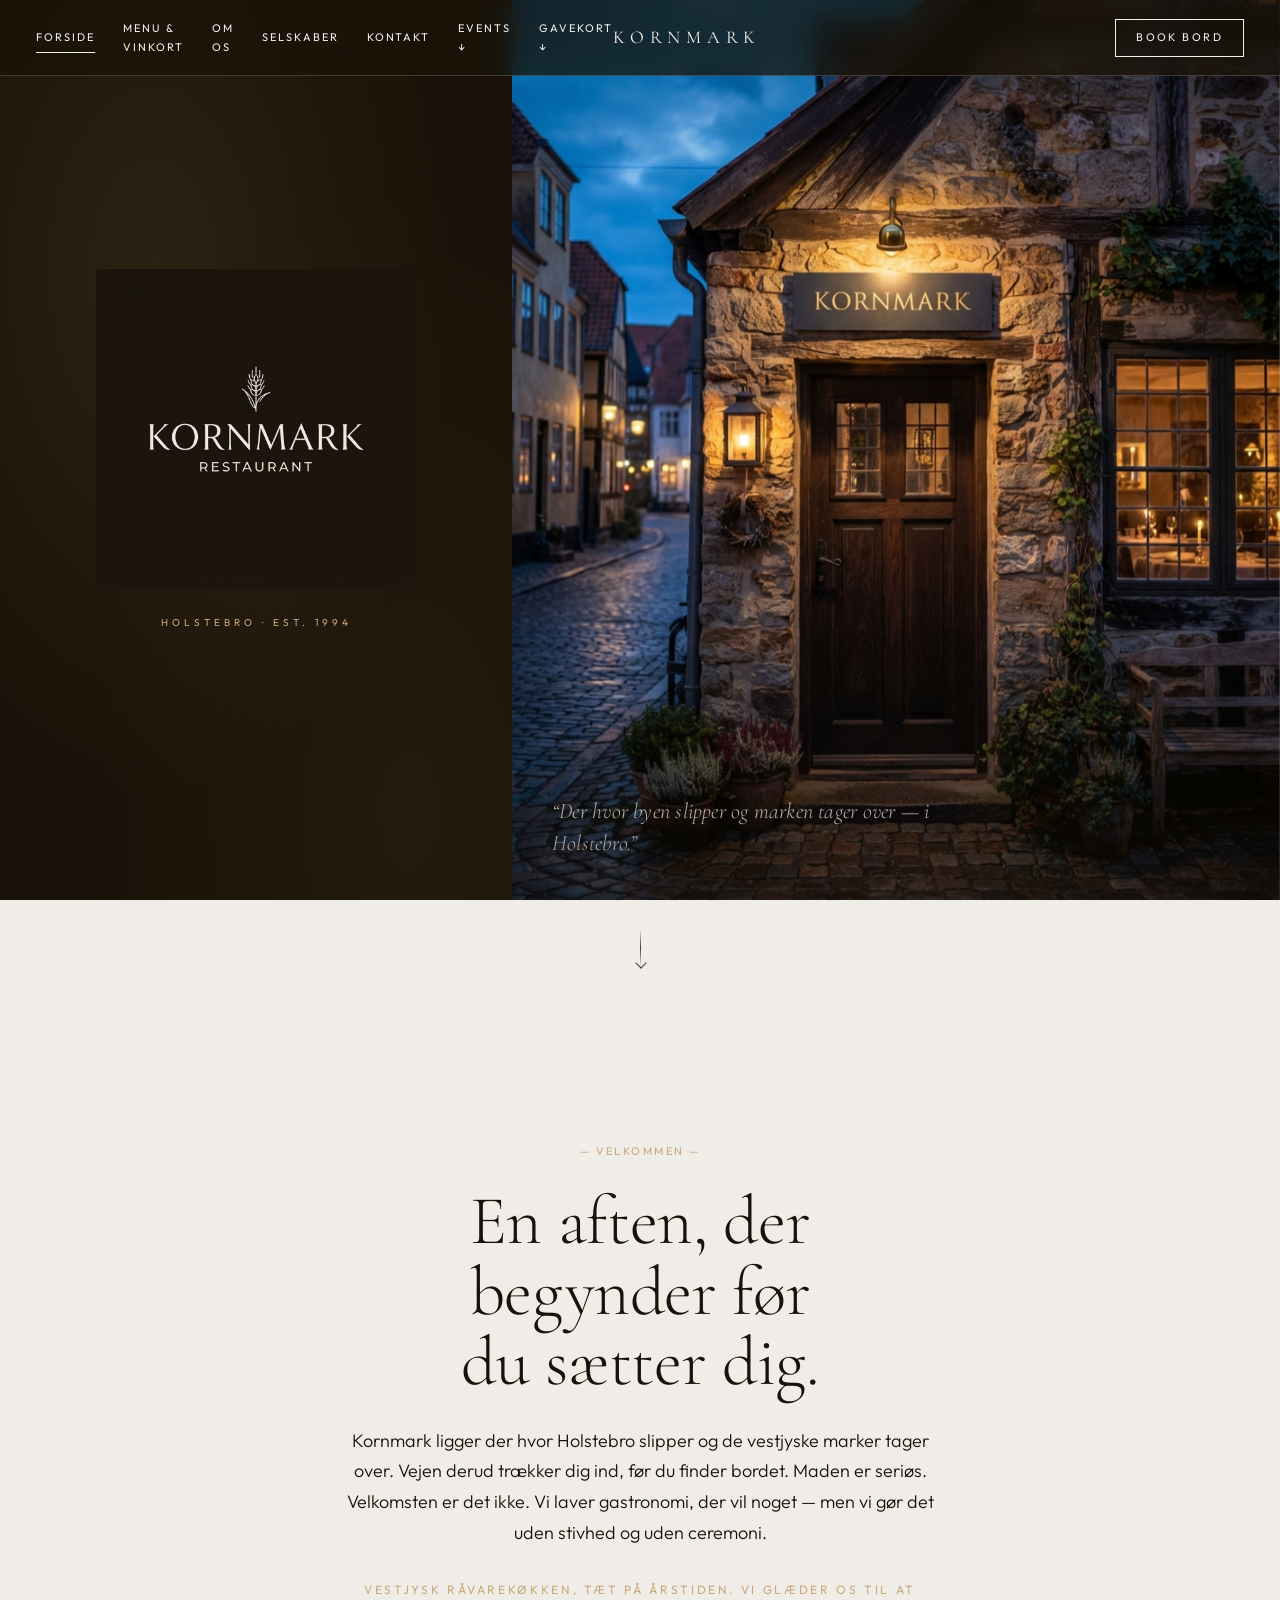
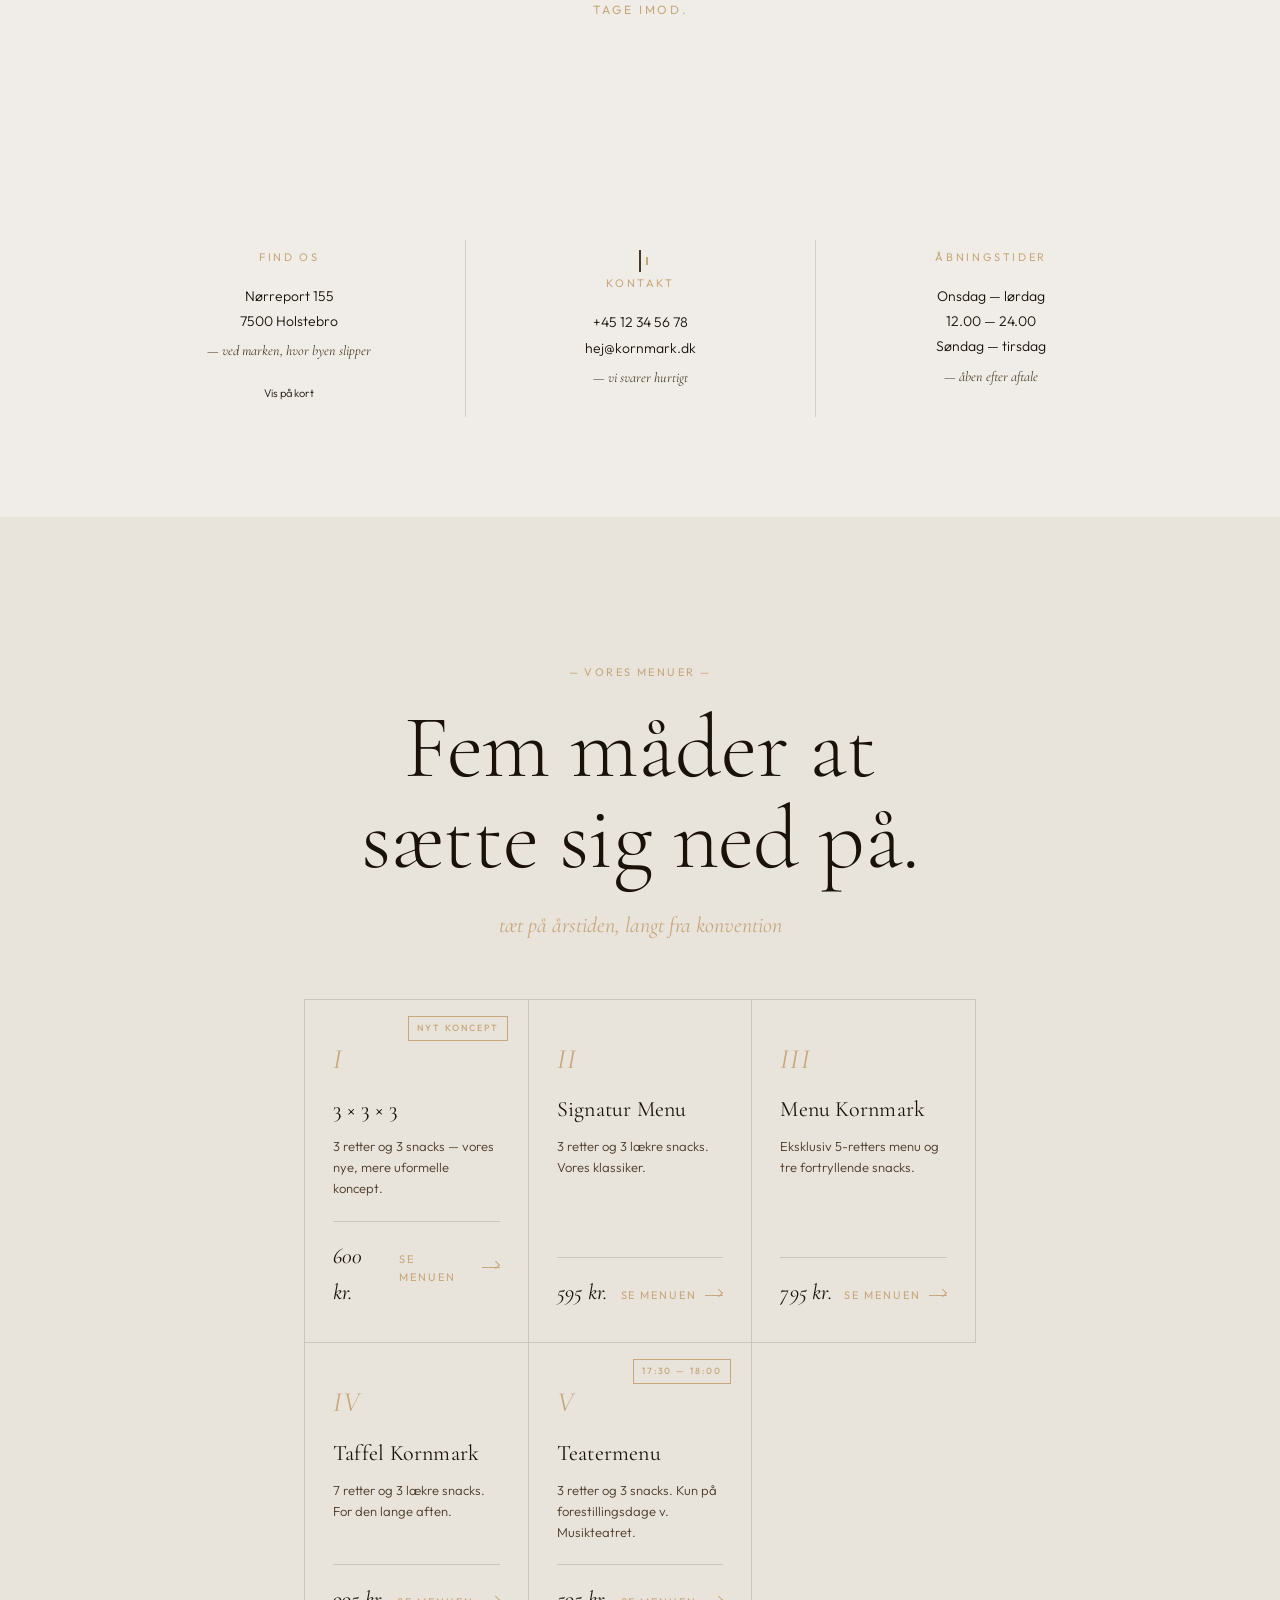
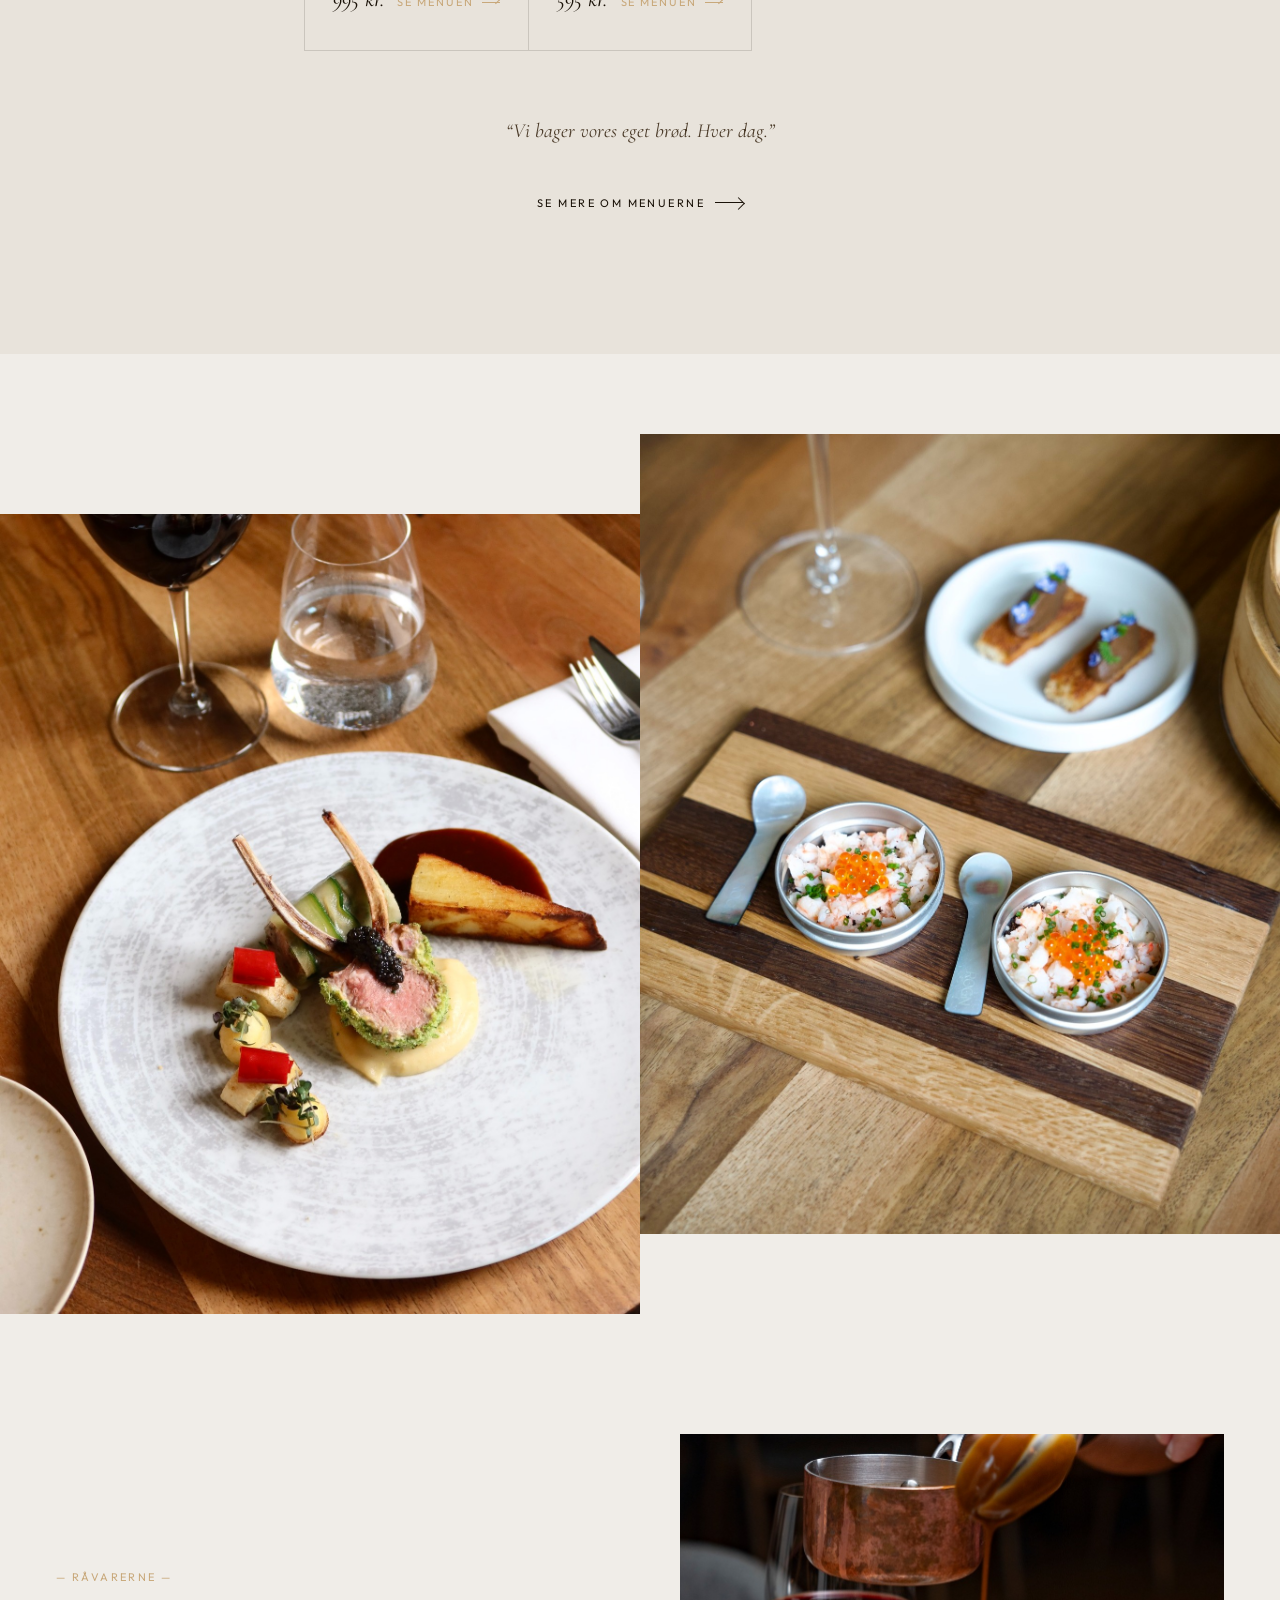
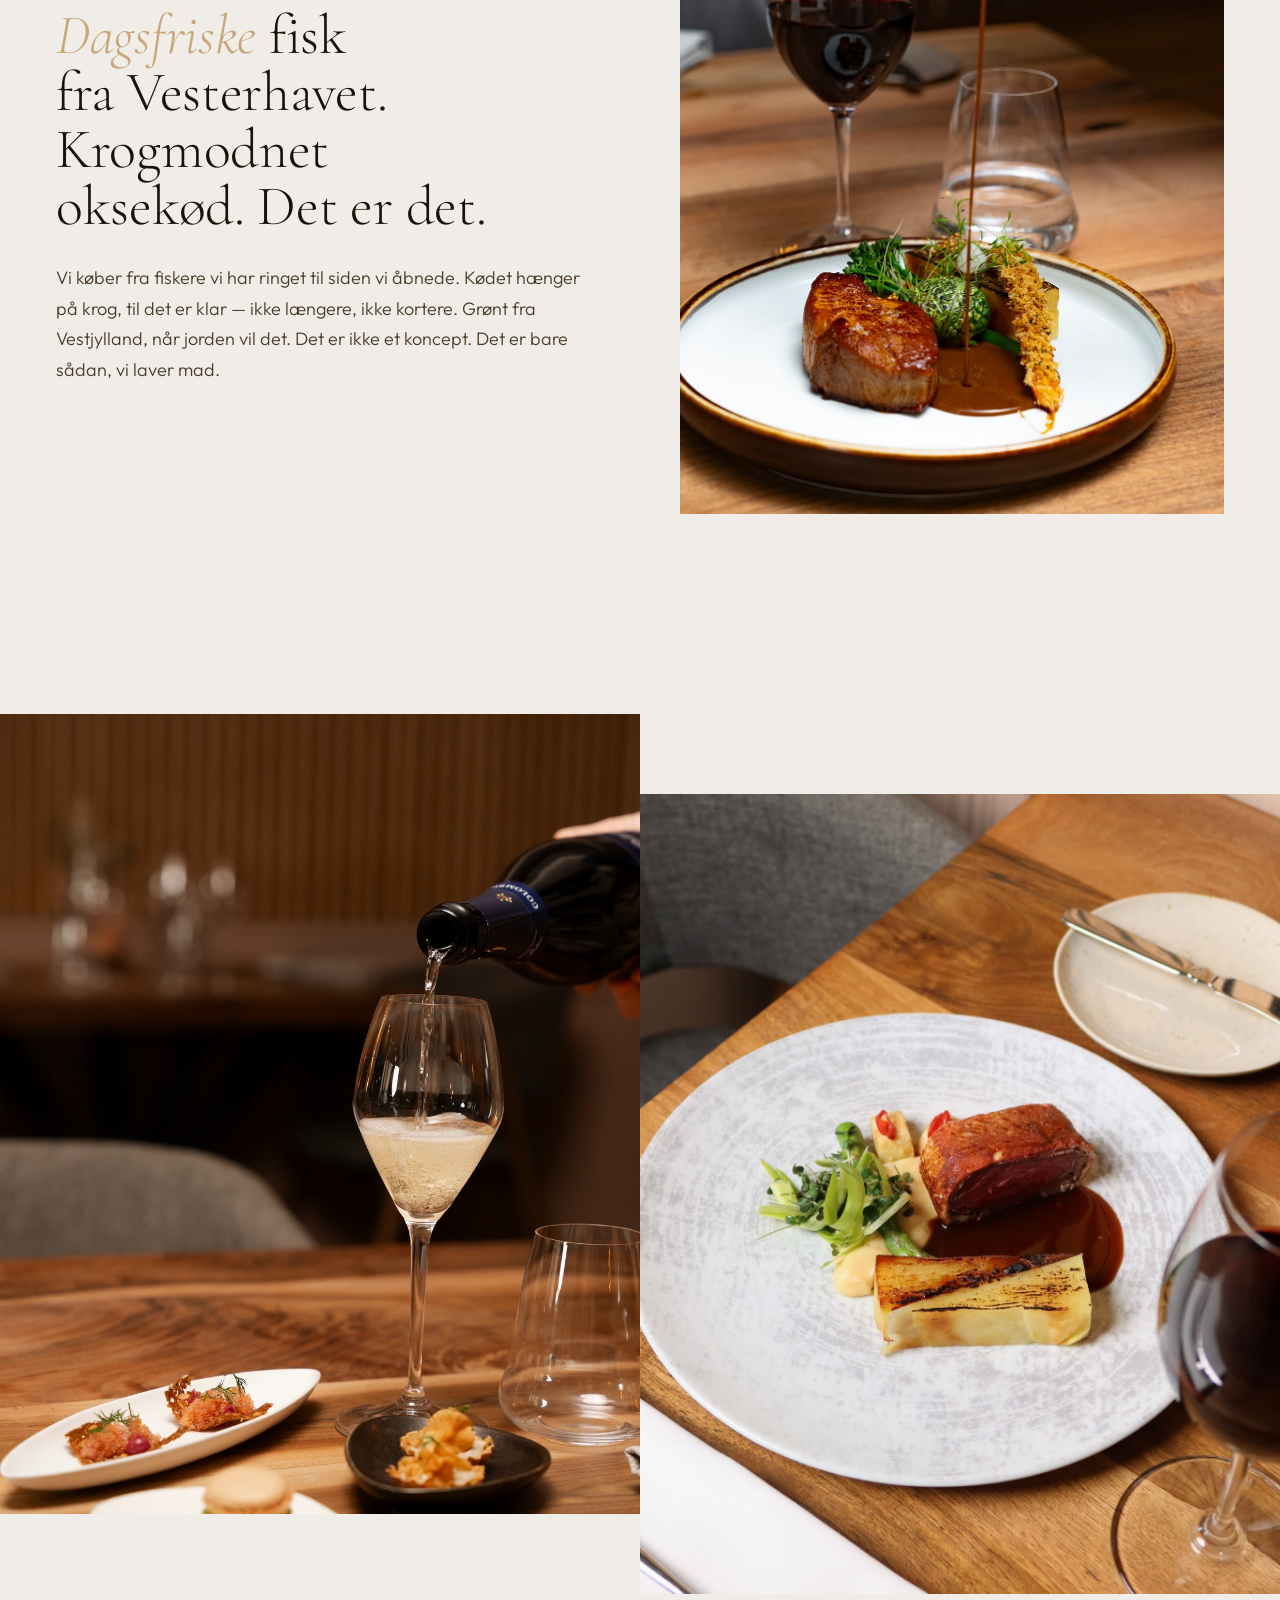
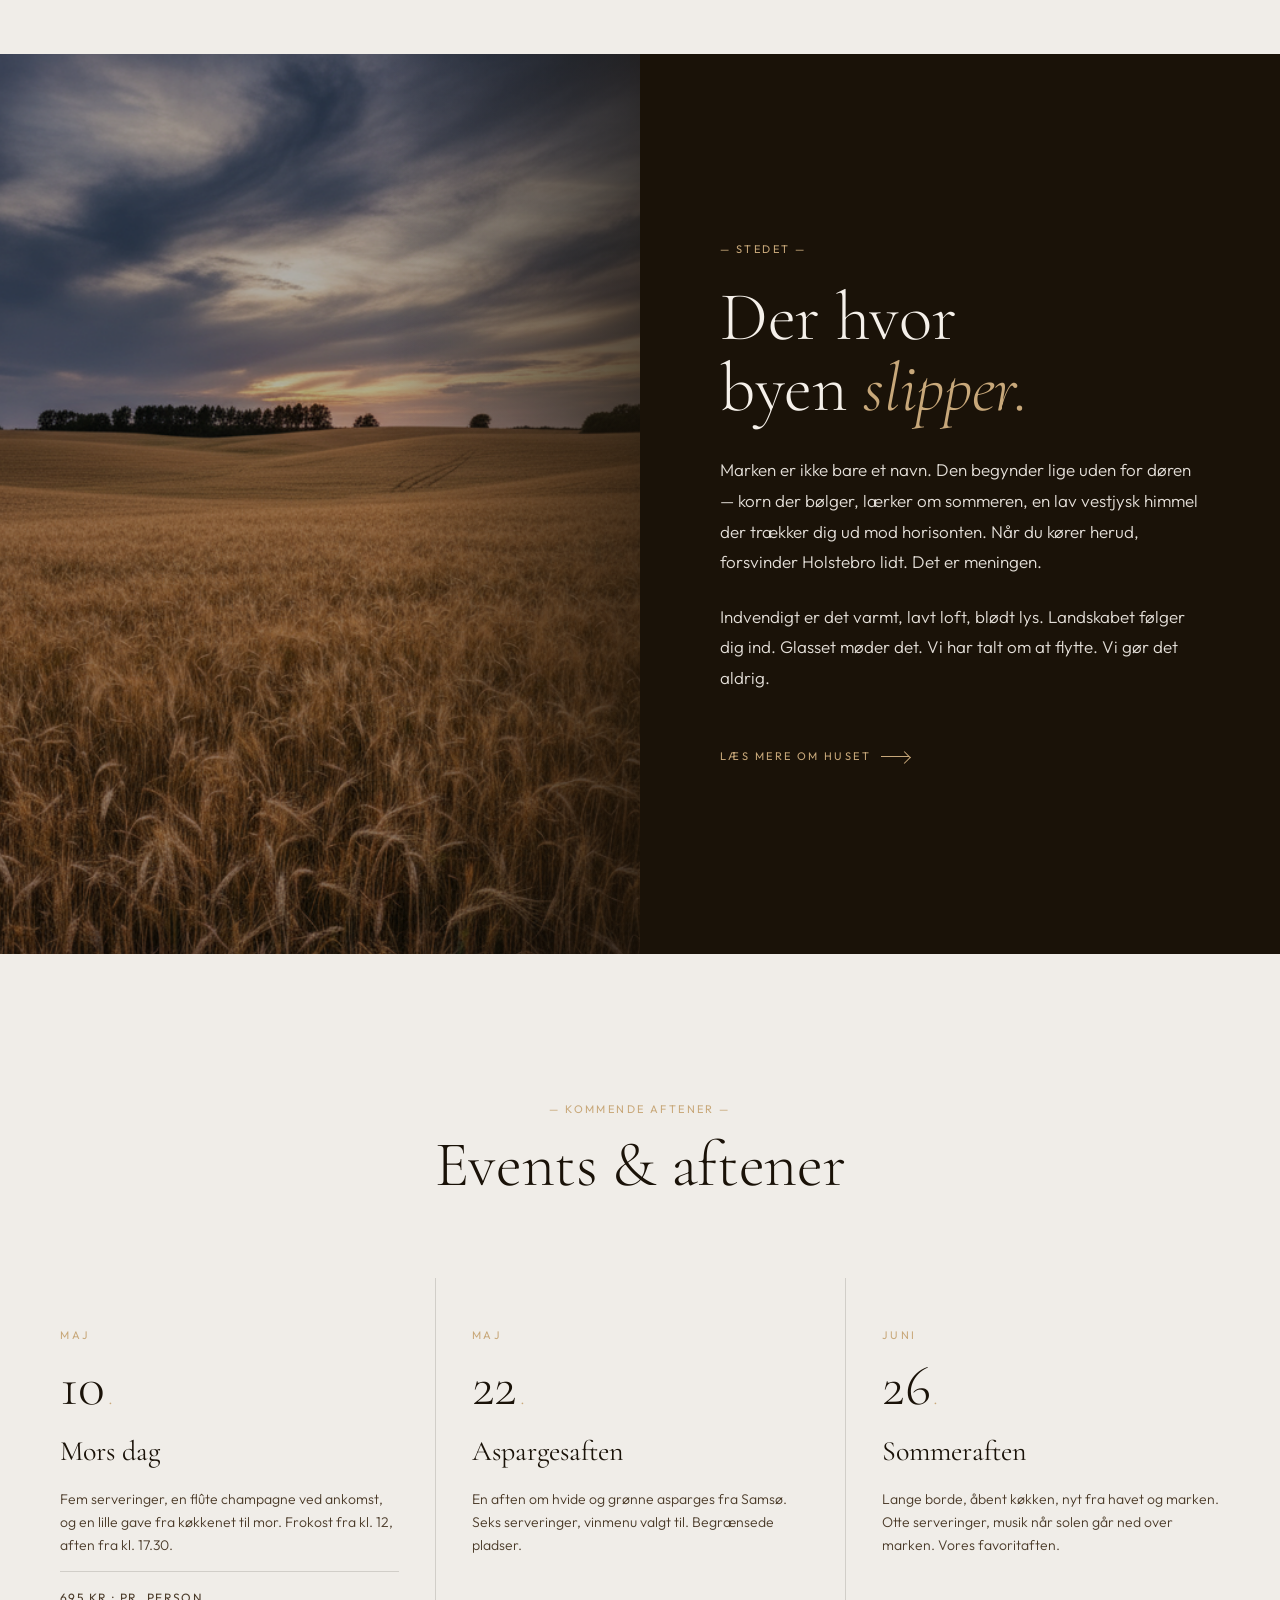
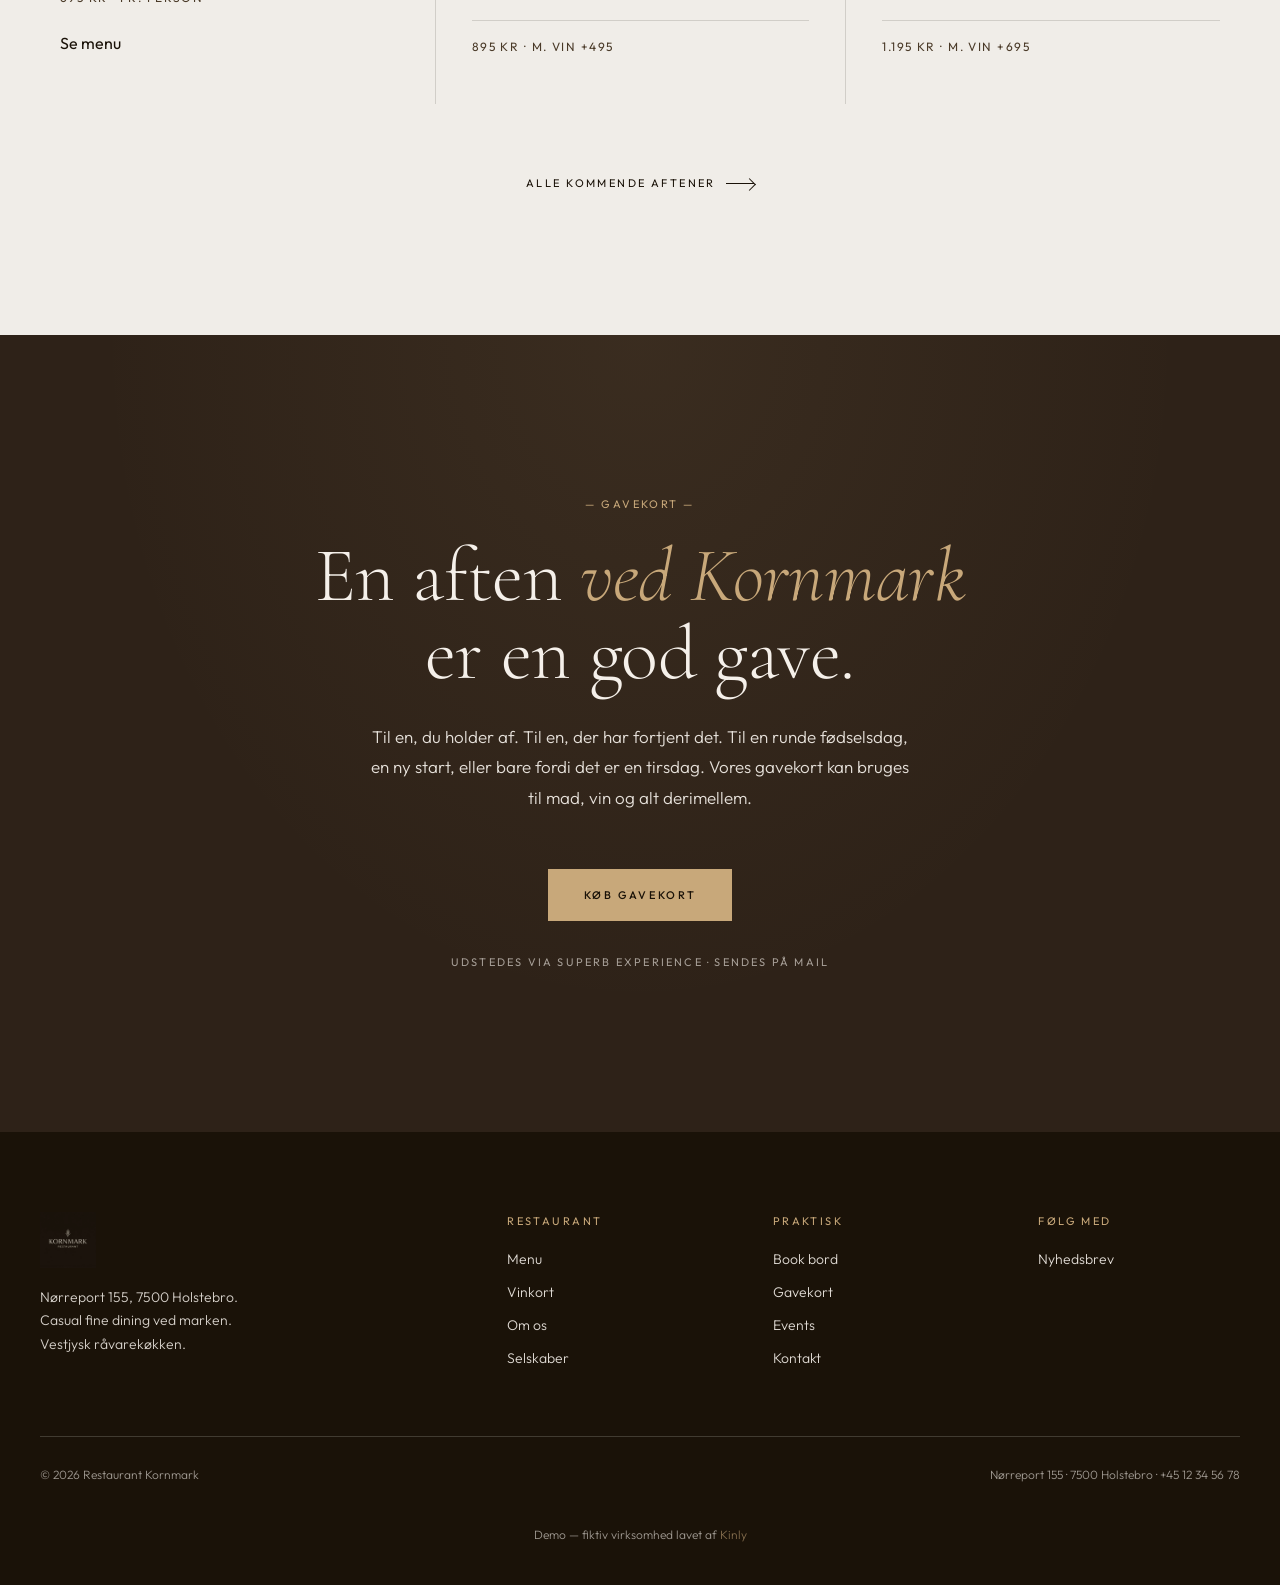
<file: index.html>
<!doctype html>
<html lang="da">
<head>
  <meta charset="utf-8" />
  <meta name="viewport" content="width=device-width, initial-scale=1" />
  <title>Restaurant Kornmark — Restaurant i Holstebro</title>
  <meta name="description" content="Restaurant Kornmark ligger der hvor Holstebro slipper og markerne tager over. Casual fine dining, dagsfriske vestjyske råvarer." />
  <link rel="preconnect" href="https://fonts.googleapis.com">
  <link rel="preconnect" href="https://fonts.gstatic.com" crossorigin>
  <link href="https://fonts.googleapis.com/css2?family=Cormorant+Garamond:ital,wght@0,300;0,400;0,500;1,300;1,400&family=Outfit:wght@300;400;500&display=swap" rel="stylesheet">
  <link rel="stylesheet" href="styles.css">
  <link rel="stylesheet" href="extras.css">
  <style>
    /* ===== Page-specific (Forside) ===== */

    /* HERO -------------------------------------------------- */
    /* Mobile-first: single column default */
    .hero {
      display: grid;
      grid-template-columns: 1fr;
      width: 100%;
    }
    .hero-left {
      background: var(--c-dark);
      display: grid;
      place-items: center;
      position: relative;
      overflow: hidden;
      padding: calc(var(--nav-h, 72px) + 48px) 32px 56px;
    }
    .hero-left::before {
      content: "";
      position: absolute; inset: 0;
      background:
        radial-gradient(ellipse at 30% 30%, rgba(200,168,122,0.10), transparent 60%),
        radial-gradient(ellipse at 80% 90%, rgba(200,168,122,0.06), transparent 55%);
      pointer-events: none;
    }
    .hero-left .logo-badge {
      transform: translateY(20px);
      opacity: 0;
      animation: heroIn 1.2s var(--ease) 0.45s forwards;
      position: relative;
      z-index: 2;
    }
    @keyframes heroIn {
      to { transform: translateY(0); opacity: 1; }
    }

    .hero-right {
      position: relative;
      overflow: hidden;
      aspect-ratio: 4/3;
    }
    .hero-right .parallax-inner {
      position: absolute;
      inset: -10% 0;
      will-change: transform;
    }
    .hero-right img {
      width: 100%; height: 100%;
      object-fit: cover;
      object-position: center;
    }
    .hero-right::after {
      content: "";
      position: absolute; inset: 0;
      background: linear-gradient(180deg, rgba(26,18,8,0.18), transparent 30%, transparent 70%, rgba(26,18,8,0.42));
      pointer-events: none;
    }

    .hero-tagline {
      position: absolute;
      bottom: 28px; left: 28px; right: 28px;
      color: var(--c-light-text);
      font-family: var(--f-display);
      font-style: italic;
      font-weight: 300;
      font-size: 19px;
      line-height: 1.45;
      letter-spacing: 0.01em;
      text-shadow: 0 2px 24px rgba(0,0,0,0.6);
      opacity: 0;
      animation: heroIn 1.2s var(--ease) 0.9s forwards;
      max-width: 100%;
    }

    /* Desktop: side-by-side */
    @media (min-width: 881px) {
      .hero {
        grid-template-columns: 40fr 60fr;
        height: 100vh;
        min-height: 720px;
      }
      .hero-left {
        padding: 0;
      }
      .hero-right {
        aspect-ratio: unset;
      }
      .hero-tagline {
        bottom: 40px; left: 40px; right: auto;
        font-size: 22px;
        max-width: 460px;
      }
    }

    /* SCROLL CUE ------------------------------------------- */
    .scroll-cue {
      position: relative;
      height: 96px;
      display: grid; place-items: center;
      background: var(--c-cream);
    }
    .scroll-cue .arrow {
      width: 1px;
      height: 38px;
      background: linear-gradient(180deg, transparent, var(--c-ink-soft), transparent);
      animation: scrollArrow 2.4s var(--ease) infinite;
      position: relative;
    }
    .scroll-cue .arrow::after {
      content: "";
      position: absolute; left: -3px; bottom: 0;
      width: 7px; height: 7px;
      border-bottom: 1px solid var(--c-ink-soft);
      border-right: 1px solid var(--c-ink-soft);
      transform: rotate(45deg);
    }
    @keyframes scrollArrow {
      0%   { opacity: 0; transform: translateY(-20px); }
      40%  { opacity: 1; }
      100% { opacity: 0; transform: translateY(20px); }
    }

    /* INTRO ------------------------------------------------ */
    .intro h1 {
      font-size: clamp(36px, 5.4vw, 72px);
      margin: 0 0 28px;
    }
    .intro p { margin: 0; }
    .intro .stars-line {
      margin-top: 32px;
      font-size: 12px;
      letter-spacing: 0.22em;
      text-transform: uppercase;
      color: var(--c-accent);
    }
    .intro .stars-line .dots { letter-spacing: 0.4em; margin-right: 10px; color: var(--c-accent); }

    /* INFO STRIP ------------------------------------------- */
    .info-strip {
      max-width: 1100px;
      margin: 0 auto;
      padding: 80px 24px 100px;
      display: grid;
      grid-template-columns: 1fr 1fr 1fr;
      gap: 0;
      text-align: center;
    }
    .info-col {
      padding: 8px 32px;
      position: relative;
    }
    .info-col + .info-col {
      border-left: 1px solid var(--c-rule);
    }
    .info-col h3 {
      font-family: var(--f-body);
      font-size: 11px;
      letter-spacing: 0.24em;
      text-transform: uppercase;
      font-weight: 400;
      color: var(--c-accent);
      margin: 0 0 18px;
    }
    .info-col p { margin: 0; font-size: 14px; line-height: 1.8; font-weight: 300; }
    .info-col .deco {
      width: 36px; height: 36px;
      margin: 0 auto 18px;
      border: 1px solid var(--c-ink-soft);
      transform: rotate(45deg);
      position: relative;
    }
    .info-col .deco::after {
      content: "";
      position: absolute; inset: 6px;
      border: 1px solid var(--c-accent);
    }
    .info-col em.label {
      display: block;
      font-style: normal;
      font-family: var(--f-display);
      font-weight: 400;
      font-style: italic;
      font-size: 14px;
      color: var(--c-ink-soft);
      margin-top: 4px;
    }
    @media (max-width: 720px) {
      .info-strip { grid-template-columns: 1fr; }
      .info-col + .info-col { border-left: none; border-top: 1px solid var(--c-rule); padding-top: 40px; margin-top: 40px; }
    }

    /* MENU TEASER ------------------------------------------ */
    .menu-teaser {
      max-width: 720px;
      margin: 0 auto;
      padding: 0 24px;
      text-align: center;
    }
    .menu-teaser h2 {
      font-size: clamp(48px, 7vw, 96px);
      margin: 0 0 8px;
    }
    .menu-teaser .sub {
      font-family: var(--f-display);
      font-style: italic;
      font-weight: 400;
      font-size: 22px;
      color: var(--c-accent);
      margin-bottom: 56px;
    }
    .courses {
      display: grid;
      gap: 0;
      text-align: left;
      margin-top: 40px;
    }
    .course {
      padding: 28px 12px;
      border-bottom: 1px solid var(--c-rule);
      display: grid;
      grid-template-columns: 60px 1fr auto;
      gap: 24px;
      align-items: baseline;
    }
    .course:first-child { border-top: 1px solid var(--c-rule); }
    .course .num {
      font-family: var(--f-display);
      font-style: italic;
      font-size: 16px;
      color: var(--c-accent);
    }
    .course h4 {
      font-family: var(--f-display);
      font-weight: 400;
      font-size: 22px;
      margin: 0 0 4px;
    }
    .course p { margin: 0; font-size: 13px; color: var(--c-ink-soft); font-weight: 300; line-height: 1.6; }
    .course .price {
      font-family: var(--f-body);
      font-size: 12px;
      letter-spacing: 0.18em;
      color: var(--c-ink-soft);
      text-transform: uppercase;
    }
    @media (max-width: 600px) {
      .course { grid-template-columns: 36px 1fr; }
      .course .price { grid-column: 2; padding-top: 8px; }
    }

    .menu-cards {
      display: grid;
      grid-template-columns: repeat(auto-fit, minmax(220px, 1fr));
      gap: 0;
      margin-top: 56px;
      border-top: 1px solid var(--c-rule);
      border-left: 1px solid var(--c-rule);
    }
    .menu-card {
      display: flex;
      flex-direction: column;
      gap: 14px;
      padding: 36px 28px 32px;
      border-right: 1px solid var(--c-rule);
      border-bottom: 1px solid var(--c-rule);
      text-decoration: none;
      color: var(--c-ink);
      transition: background 0.4s ease, transform 0.4s ease;
      text-align: left;
      min-height: 280px;
      position: relative;
    }
    .menu-card:hover {
      background: var(--c-cream);
    }
    .menu-card .mc-tag {
      position: absolute;
      top: 16px; right: 20px;
      font-size: 9px;
      letter-spacing: 0.22em;
      text-transform: uppercase;
      color: var(--c-accent);
      border: 1px solid var(--c-accent);
      padding: 4px 8px;
      font-weight: 500;
    }
    .menu-card .mc-num {
      font-family: var(--f-display);
      font-style: italic;
      font-size: 28px;
      color: var(--c-accent);
      letter-spacing: 0.04em;
    }
    .menu-card h4 {
      font-family: var(--f-display);
      font-weight: 400;
      font-size: 22px;
      letter-spacing: 0.01em;
      margin: 0;
      color: var(--c-ink);
      line-height: 1.2;
    }
    .menu-card p {
      margin: 0;
      font-size: 13px;
      color: var(--c-ink-soft);
      font-weight: 300;
      line-height: 1.6;
      flex: 1;
    }
    .menu-card .mc-foot {
      display: flex;
      align-items: baseline;
      justify-content: space-between;
      gap: 12px;
      margin-top: 8px;
      padding-top: 16px;
      border-top: 1px solid var(--c-rule);
    }
    .menu-card .mc-price {
      font-family: var(--f-display);
      font-style: italic;
      font-size: 22px;
      color: var(--c-ink);
      letter-spacing: 0.01em;
    }
    .menu-card .mc-link {
      font-family: var(--f-body);
      font-size: 11px;
      letter-spacing: 0.18em;
      text-transform: uppercase;
      color: var(--c-accent);
      display: inline-flex;
      align-items: center;
      gap: 8px;
    }
    .menu-card .mc-link .arrow {
      width: 18px; height: 1px;
      background: var(--c-accent);
      position: relative;
      transition: width 0.3s ease;
    }
    .menu-card .mc-link .arrow::after {
      content: ''; position: absolute; right: 0; top: -2px;
      width: 5px; height: 5px;
      border-top: 1px solid var(--c-accent);
      border-right: 1px solid var(--c-accent);
      transform: rotate(45deg); transform-origin: top right;
    }
    .menu-card:hover .mc-link .arrow { width: 28px; }

    /* MARKEN ATMOSPHERIC ---------------------------------- */
    .landsted {
      position: relative;
      min-height: 100vh;
      display: grid;
      grid-template-columns: 1fr 1fr;
      background: var(--c-dark);
      color: var(--c-light-text);
      overflow: hidden;
    }
    .landsted-img {
      position: relative;
      overflow: hidden;
    }
    .landsted-img img {
      width: 100%; height: 100%;
      object-fit: cover;
      object-position: center;
      filter: brightness(0.7) saturate(0.95);
    }
    .landsted-img::after {
      content: "";
      position: absolute; inset: 0;
      background: linear-gradient(90deg, transparent 60%, rgba(26,18,8,0.6));
    }
    .landsted-text {
      padding: 120px 80px;
      display: grid;
      align-content: center;
      max-width: 640px;
    }
    .landsted-text h2 {
      font-size: clamp(40px, 5.4vw, 72px);
      margin: 24px 0 32px;
    }
    .landsted-text h2 em {
      font-style: italic;
      color: var(--c-accent);
      font-weight: 300;
    }
    .landsted-text p {
      font-size: 17px;
      line-height: 1.8;
      font-weight: 300;
      opacity: 0.92;
      margin: 0 0 24px;
    }
    @media (max-width: 880px) {
      .landsted { grid-template-columns: 1fr; min-height: 0; }
      .landsted-img { aspect-ratio: 5/4; }
      .landsted-text { padding: 80px 28px; }
    }

    /* EVENTS ----------------------------------------------- */
    .events {
      padding: 140px 24px;
      max-width: 1280px;
      margin: 0 auto;
    }
    .events-head { text-align: center; margin-bottom: 80px; }
    .events-head h2 {
      font-size: clamp(40px, 5vw, 64px);
      margin: 12px 0 0;
    }
    .events-grid {
      display: grid;
      grid-template-columns: repeat(3, 1fr);
      gap: 0;
    }
    .event-card {
      padding: 48px 36px;
      border-left: 1px solid var(--c-rule);
      display: grid;
      grid-template-rows: auto auto auto 1fr auto;
      gap: 14px;
      transition: background var(--t-fast);
    }
    .event-card:first-child { border-left: none; }
    .event-card:hover { background: rgba(200,168,122,0.05); }
    .event-card .date {
      font-family: var(--f-display);
      font-weight: 300;
      font-size: 56px;
      line-height: 1;
      letter-spacing: -0.01em;
    }
    .event-card .date em {
      font-style: italic;
      color: var(--c-accent);
      font-size: 22px;
      margin-left: 4px;
    }
    .event-card .month {
      font-size: 11px;
      letter-spacing: 0.24em;
      text-transform: uppercase;
      color: var(--c-accent);
    }
    .event-card h3 {
      font-family: var(--f-display);
      font-weight: 400;
      font-size: 28px;
      margin: 0;
    }
    .event-card p {
      font-size: 14px;
      line-height: 1.65;
      color: var(--c-ink-soft);
      font-weight: 300;
      margin: 0;
    }
    .event-card .meta {
      font-size: 12px;
      letter-spacing: 0.12em;
      text-transform: uppercase;
      color: var(--c-ink-soft);
      padding-top: 16px;
      border-top: 1px solid var(--c-rule);
    }
    @media (max-width: 880px) {
      .events-grid { grid-template-columns: 1fr; }
      .event-card { border-left: none; border-top: 1px solid var(--c-rule); }
      .event-card:first-child { border-top: none; }
    }

    /* GAVEKORT --------------------------------------------- */
    .gavekort {
      background: var(--c-mid);
      color: var(--c-light-text);
      padding: 160px 24px;
      text-align: center;
      position: relative;
      overflow: hidden;
    }
    .gavekort::before {
      content: "";
      position: absolute; inset: 0;
      background:
        radial-gradient(ellipse at 50% 0%, rgba(200,168,122,0.08), transparent 60%);
      pointer-events: none;
    }
    .gavekort .eyebrow { display: block; margin-bottom: 24px; }
    .gavekort h2 {
      font-size: clamp(48px, 6vw, 80px);
      margin: 0 0 28px;
      max-width: 800px;
      margin-inline: auto;
      position: relative;
    }
    .gavekort p {
      font-size: 17px;
      line-height: 1.8;
      font-weight: 300;
      max-width: 540px;
      margin: 0 auto 56px;
      opacity: 0.92;
      position: relative;
    }
    .gavekort .btn-solid { position: relative; }
    .gavekort .small {
      display: block;
      margin-top: 32px;
      font-size: 11px;
      letter-spacing: 0.2em;
      text-transform: uppercase;
      opacity: 0.6;
      position: relative;
    }

    /* Wide image break ------------------------------------ */
    .wide-photo {
      width: 100%;
      aspect-ratio: 21/9;
      overflow: hidden;
      position: relative;
    }
    .wide-photo img { width: 100%; height: 100%; object-fit: cover; }
    .wide-photo .caption-overlay {
      position: absolute;
      left: 50%;
      bottom: 40px;
      transform: translateX(-50%);
      color: var(--c-light-text);
      font-family: var(--f-display);
      font-style: italic;
      font-size: 22px;
      letter-spacing: 0.02em;
      text-shadow: 0 2px 16px rgba(0,0,0,0.6);
    }

    /* Section header centered with eyebrow + rule --------- */
    .sec-head {
      text-align: center;
      margin-bottom: 64px;
    }
    .sec-head .rule {
      display: inline-block;
      width: 40px; height: 1px;
      background: var(--c-accent);
      margin-bottom: 20px;
    }
    .sec-head h2 {
      font-size: clamp(40px, 5vw, 64px);
      margin: 12px 0 0;
    }
  </style>
</head>
<body>

<!-- ============ NAV ============ -->
<header class="nav">
  <button class="nav-burger" aria-label="Menu"><span></span><span></span></button>
  <nav class="nav-links">
    <a class="nav-link is-active" href="index.html">Forside</a>
    <a class="nav-link" href="menu.html">Menu &amp; Vinkort</a>
    <a class="nav-link" href="om-os.html">Om os</a>
    <a class="nav-link" href="selskaber.html">Selskaber</a>
    <a class="nav-link" href="kontakt.html">Kontakt</a>
    <a class="nav-link" href="#events">Events ↓</a>
    <a class="nav-link" href="#gavekort">Gavekort ↓</a>
  </nav>
  <a class="nav-wordmark" href="index.html">KORNMARK</a>
  <div class="nav-right">
    <a class="btn-outline" href="https://kornmark.superbexperience.com/reserve/experience" target="_blank" rel="noopener">Book bord</a>
  </div>
</header>

<!-- ============ HERO ============ -->
<section class="hero" data-tone="dark" data-screen-label="01 Hero">
  <div class="hero-left">
    <div class="logo-badge">
      <img class="brand-mark" src="assets/logo-white.png" alt="Restaurant Kornmark" />
      <div class="est">Holstebro · Est. 1994</div>
    </div>
  </div>
  <div class="hero-right" data-parallax="0.18">
    <div class="parallax-inner">
      <img src="assets/exterior-hero.jpg" alt="Indgangen til Restaurant Kornmark om aftenen" />
    </div>
    <div class="hero-tagline">“Der hvor byen slipper og marken tager over — i Holstebro.”</div>
  </div>
</section>

<!-- ============ SCROLL CUE ============ -->
<div class="scroll-cue"><span class="arrow"></span></div>

<!-- ============ INTRO ============ -->
<section class="section-pad">
  <div class="col-narrow intro">
    <span class="eyebrow reveal">— Velkommen —</span>
    <h1 class="display reveal" data-delay="1" style="margin-top: 24px;">
      En aften, der begynder før du sætter dig.
    </h1>
    <p class="body-lg reveal" data-delay="2" style="margin-top: 28px;">
      Kornmark ligger der hvor Holstebro slipper og de vestjyske marker tager
      over. Vejen derud trækker dig ind, før du finder bordet. Maden er seriøs.
      Velkomsten er det ikke. Vi laver gastronomi, der vil noget — men vi gør det
      uden stivhed og uden ceremoni.
    </p>
    <div class="stars-line reveal" data-delay="3">
      Vestjysk råvarekøkken, tæt på årstiden. Vi glæder os til at tage imod.
    </div>
  </div>
</section>

<!-- ============ INFO STRIP ============ -->
<section>
  <div class="info-strip">
    <div class="info-col reveal">
      <h3>Find os</h3>
      <p>
        Nørreport 155<br>
        7500 Holstebro<br>
        <em class="label">— ved marken, hvor byen slipper</em>
      </p>
      <p style="margin-top:14px;">
        <a class="nav-link" href="https://www.google.com/maps/search/?api=1&query=N%C3%B8rreport+155+7500+Holstebro" target="_blank" rel="noopener" style="font-size: 11px;">Vis på kort</a>
      </p>
    </div>
    <div class="info-col reveal" data-delay="1">
      <span class="deco" aria-hidden="true"></span>
      <h3>Kontakt</h3>
      <p>
        +45 12 34 56 78<br>
        hej@kornmark.dk<br>
        <em class="label">— vi svarer hurtigt</em>
      </p>
    </div>
    <div class="info-col reveal" data-delay="2">
      <h3>Åbningstider</h3>
      <p>
        Onsdag — lørdag<br>
        12.00 — 24.00<br>
        Søndag — tirsdag<br>
        <em class="label">— åben efter aftale</em>
      </p>
    </div>
  </div>
</section>

<!-- ============ MENU TEASER ============ -->
<section class="section-pad" style="background: var(--c-cream-warm);">
  <div class="menu-teaser">
    <span class="eyebrow reveal">— Vores menuer —</span>
    <h2 class="display reveal" data-delay="1" style="margin-top:18px;">Fem måder at sætte sig ned på.</h2>
    <p class="sub reveal" data-delay="2">tæt på årstiden, langt fra konvention</p>

    <div class="menu-cards reveal" data-delay="3">
      <a href="menu.html#3x3x3" class="menu-card">
        <span class="mc-tag">Nyt koncept</span>
        <span class="mc-num">I</span>
        <h4>3 × 3 × 3</h4>
        <p>3 retter og 3 snacks — vores nye, mere uformelle koncept.</p>
        <div class="mc-foot">
          <span class="mc-price">600 kr.</span>
          <span class="mc-link">Se menuen <span class="arrow"></span></span>
        </div>
      </a>
      <a href="menu.html#signatur" class="menu-card">
        <span class="mc-num">II</span>
        <h4>Signatur Menu</h4>
        <p>3 retter og 3 lækre snacks. Vores klassiker.</p>
        <div class="mc-foot">
          <span class="mc-price">595 kr.</span>
          <span class="mc-link">Se menuen <span class="arrow"></span></span>
        </div>
      </a>
      <a href="menu.html#kornmark" class="menu-card">
        <span class="mc-num">III</span>
        <h4>Menu Kornmark</h4>
        <p>Eksklusiv 5-retters menu og tre fortryllende snacks.</p>
        <div class="mc-foot">
          <span class="mc-price">795 kr.</span>
          <span class="mc-link">Se menuen <span class="arrow"></span></span>
        </div>
      </a>
      <a href="menu.html#taffel" class="menu-card">
        <span class="mc-num">IV</span>
        <h4>Taffel Kornmark</h4>
        <p>7 retter og 3 lækre snacks. For den lange aften.</p>
        <div class="mc-foot">
          <span class="mc-price">995 kr.</span>
          <span class="mc-link">Se menuen <span class="arrow"></span></span>
        </div>
      </a>
      <a href="menu.html#teater" class="menu-card">
        <span class="mc-tag">17:30 — 18:00</span>
        <span class="mc-num">V</span>
        <h4>Teatermenu</h4>
        <p>3 retter og 3 snacks. Kun på forestillingsdage v. Musikteatret.</p>
        <div class="mc-foot">
          <span class="mc-price">595 kr.</span>
          <span class="mc-link">Se menuen <span class="arrow"></span></span>
        </div>
      </a>
    </div>

    <p class="reveal" style="margin-top: 64px; font-family: var(--f-display); font-style: italic; font-size: 20px; color: var(--c-ink-soft);">
      “Vi bager vores eget brød. Hver dag.”
    </p>

    <div class="reveal" style="margin-top: 40px;">
      <a href="menu.html" class="btn-ghost">
        Se mere om menuerne <span class="arrow"></span>
      </a>
    </div>
  </div>
</section>

<!-- ============ IMAGE PAIR 1 ============ -->
<section class="reveal" style="padding: 80px 0;">
  <div class="pair offset-left">
    <div class="pair-frame"><img src="assets/mad3.jpg" alt="Lammefilet med kaviar" /></div>
    <div class="pair-frame"><img src="assets/mad1.jpg" alt="Krabbe og laksrogn" /></div>
  </div>
</section>

<!-- ============ ASYMMETRIC EDITORIAL ============ -->
<section class="section-pad" style="padding-top: 40px;">
  <div style="max-width: 1240px; margin: 0 auto; padding: 0 36px; display: grid; grid-template-columns: 1fr 1fr; gap: 80px; align-items: center;">
    <div class="reveal">
      <span class="eyebrow">— Råvarerne —</span>
      <h2 class="display" style="font-size: clamp(36px, 4.4vw, 56px); margin: 18px 0 28px;">
        <em style="font-style:italic; color: var(--c-accent);">Dagsfriske</em>
        fisk fra Vesterhavet. Krogmodnet oksekød. Det er det.
      </h2>
      <p class="body-lg" style="color: var(--c-ink-soft); margin: 0;">
        Vi køber fra fiskere vi har ringet til siden vi åbnede. Kødet hænger på
        krog, til det er klar — ikke længere, ikke kortere. Grønt fra
        Vestjylland, når jorden vil det. Det er ikke et koncept. Det er bare
        sådan, vi laver mad.
      </p>
    </div>
    <div class="reveal" data-delay="1">
      <div class="pair-frame" style="aspect-ratio: 4/5; overflow: hidden;">
        <img src="assets/madogvin.jpg" alt="Mad og vin på bordet" style="width:100%; height:100%; object-fit: cover;" />
      </div>
    </div>
  </div>
</section>

<!-- ============ IMAGE PAIR 2 ============ -->
<section class="reveal" style="padding: 60px 0;">
  <div class="pair offset-right">
    <div class="pair-frame"><img src="assets/champagne.jpg" alt="Champagne hældes op" /></div>
    <div class="pair-frame"><img src="assets/mad2.jpg" alt="Lammeryg" /></div>
  </div>
</section>

<!-- ============ MARKEN ATMOSPHERIC ============ -->
<section class="landsted" data-tone="dark" data-screen-label="02 Marken">
  <div class="landsted-img">
    <img src="assets/landskab-hero.jpg" alt="Markerne ved Kornmark" style="object-position: 55% center; transform: scale(1.05);" />
  </div>
  <div class="landsted-text reveal">
    <span class="eyebrow">— Stedet —</span>
    <h2 class="display">Der hvor byen <em>slipper.</em></h2>
    <p>
      Marken er ikke bare et navn. Den begynder lige uden for døren — korn der
      bølger, lærker om sommeren, en lav vestjysk himmel der trækker dig ud
      mod horisonten. Når du kører herud, forsvinder Holstebro lidt.
      Det er meningen.
    </p>
    <p>
      Indvendigt er det varmt, lavt loft, blødt lys. Landskabet følger dig
      ind. Glasset møder det. Vi har talt om at flytte. Vi gør det aldrig.
    </p>
    <div style="margin-top: 24px;">
      <a href="om-os.html" class="btn-ghost" style="color: var(--c-accent);">
        Læs mere om huset <span class="arrow"></span>
      </a>
    </div>
  </div>
</section>

<!-- ============ EVENTS ============ -->
<section id="events" class="events">
  <div class="events-head reveal">
    <span class="eyebrow">— Kommende aftener —</span>
    <h2 class="display">Events &amp; aftener</h2>
  </div>

  <div class="events-grid">
    <article class="event-card reveal">
      <div class="month">Maj</div>
      <div class="date">10<em>.</em></div>
      <h3>Mors dag</h3>
      <p>Fem serveringer, en flûte champagne ved ankomst, og en lille gave fra køkkenet til mor. Frokost fra kl. 12, aften fra kl. 17.30.</p>
      <div class="meta">695 KR · PR. PERSON</div>
      <a href="https://kornmark.dk/events/#elementor-action%3Aaction%3Dpopup%3Aopen%26settings%3DeyJpZCI6IjE5NTYiLCJ0b2dnbGUiOmZhbHNlfQ%3D%3D" target="_blank" rel="noopener" class="mc-link" style="margin-top:8px;">Se menu <span class="arrow"></span></a>
    </article>
    <article class="event-card reveal" data-delay="1">
      <div class="month">Maj</div>
      <div class="date">22<em>.</em></div>
      <h3>Aspargesaften</h3>
      <p>En aften om hvide og grønne asparges fra Samsø. Seks serveringer, vinmenu valgt til. Begrænsede pladser.</p>
      <div class="meta">895 KR · M. VIN +495</div>
    </article>
    <article class="event-card reveal" data-delay="2">
      <div class="month">Juni</div>
      <div class="date">26<em>.</em></div>
      <h3>Sommeraften</h3>
      <p>Lange borde, åbent køkken, nyt fra havet og marken. Otte serveringer, musik når solen går ned over marken. Vores favoritaften.</p>
      <div class="meta">1.195 KR · M. VIN +695</div>
    </article>
  </div>

  <div class="reveal" style="text-align:center; margin-top: 64px;">
    <a class="btn-ghost" href="#">Alle kommende aftener <span class="arrow"></span></a>
  </div>
</section>

<!-- ============ GAVEKORT ============ -->
<section id="gavekort" class="gavekort" data-tone="dark" data-screen-label="03 Gavekort">
  <div class="reveal">
    <span class="eyebrow">— Gavekort —</span>
    <h2 class="display">
      En aften <em style="font-style:italic; color: var(--c-accent);">ved Kornmark</em>
      er en god gave.
    </h2>
    <p>
      Til en, du holder af. Til en, der har fortjent det. Til en runde
      fødselsdag, en ny start, eller bare fordi det er en tirsdag. Vores
      gavekort kan bruges til mad, vin og alt derimellem.
    </p>
    <a href="https://giftcard.superbexperience.com/kornmark" target="_blank" rel="noopener" class="btn-solid">Køb gavekort</a>
    <span class="small">Udstedes via Superb Experience · sendes på mail</span>
  </div>
</section>

<!-- ============ FOOTER ============ -->
<footer class="footer" data-tone="dark">
  <div class="footer-grid">
    <div>
      <img src="assets/logo-white.png" alt="Restaurant Kornmark" style="height: 56px; width: auto; margin-bottom: 18px; opacity: 0.95;" />
      <p style="font-size: 14px; max-width: 360px; opacity: 0.85; font-weight: 300; line-height: 1.7;">
        Nørreport 155, 7500 Holstebro.<br>
        Casual fine dining ved marken.<br>
        Vestjysk råvarekøkken.
      </p>
    </div>
    <div>
      <h4>Restaurant</h4>
      <ul>
        <li><a href="menu.html">Menu</a></li>
        <li><a href="menu.html#vin">Vinkort</a></li>
        <li><a href="om-os.html">Om os</a></li>
        <li><a href="selskaber.html">Selskaber</a></li>
      </ul>
    </div>
    <div>
      <h4>Praktisk</h4>
      <ul>
        <li><a href="https://kornmark.superbexperience.com/reserve/experience" target="_blank" rel="noopener">Book bord</a></li>
        <li><a href="https://giftcard.superbexperience.com/kornmark" target="_blank" rel="noopener">Gavekort</a></li>
        <li><a href="#events">Events</a></li>
        <li><a href="kontakt.html">Kontakt</a></li>
      </ul>
    </div>
    <div>
      <h4>Følg med</h4>
      <ul>
        <li><a href="#">Nyhedsbrev</a></li>
      </ul>
    </div>
  </div>
  <div class="footer-base">
    <span>© 2026 Restaurant Kornmark</span>
    <span>Nørreport 155 · 7500 Holstebro · +45 12 34 56 78</span>
  </div>
  <div class="footer-base" style="justify-content: center; margin-top: 12px;">
    <span>Demo — fiktiv virksomhed lavet af <a href="https://kinly.dk" target="_blank" rel="noopener" style="color: var(--c-accent);">Kinly</a></span>
  </div>
</footer>

<script src="site.js"></script>
<script src="tweaks.js"></script>
</body>
</html>
</file>
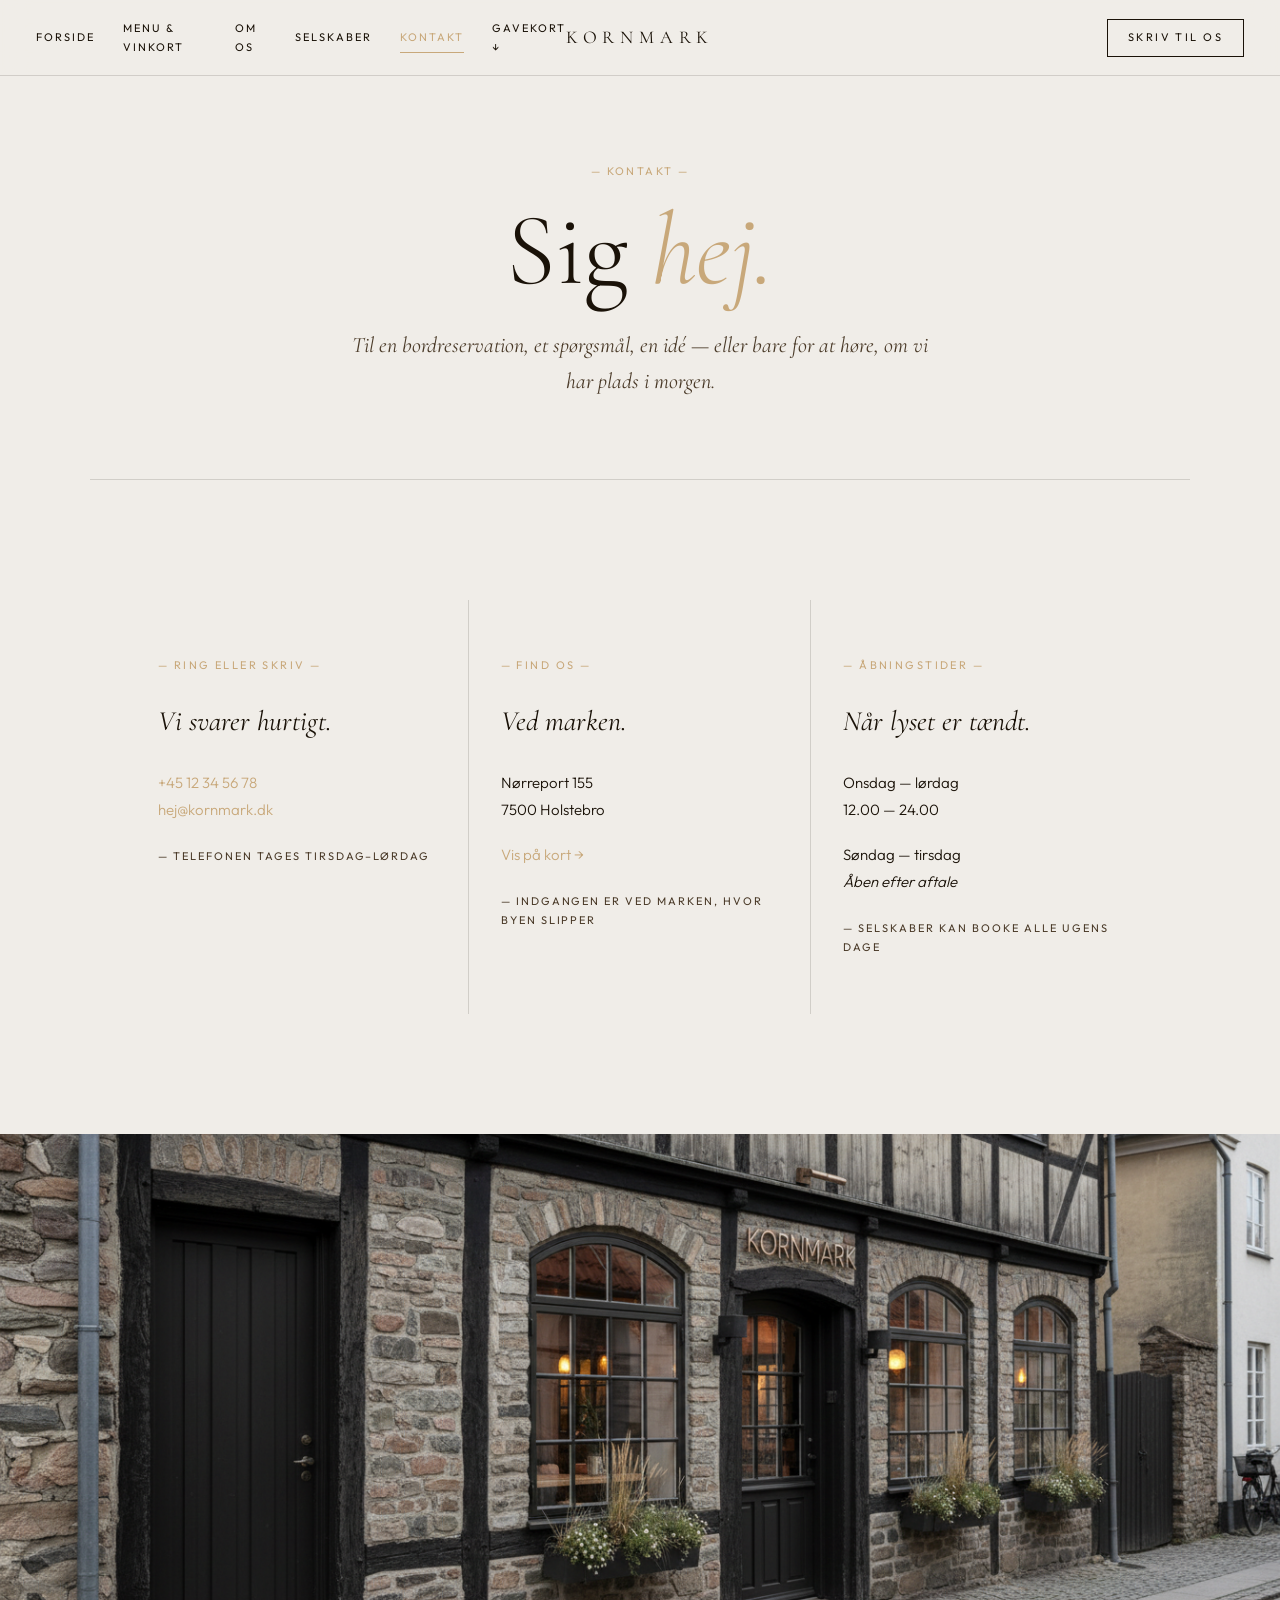
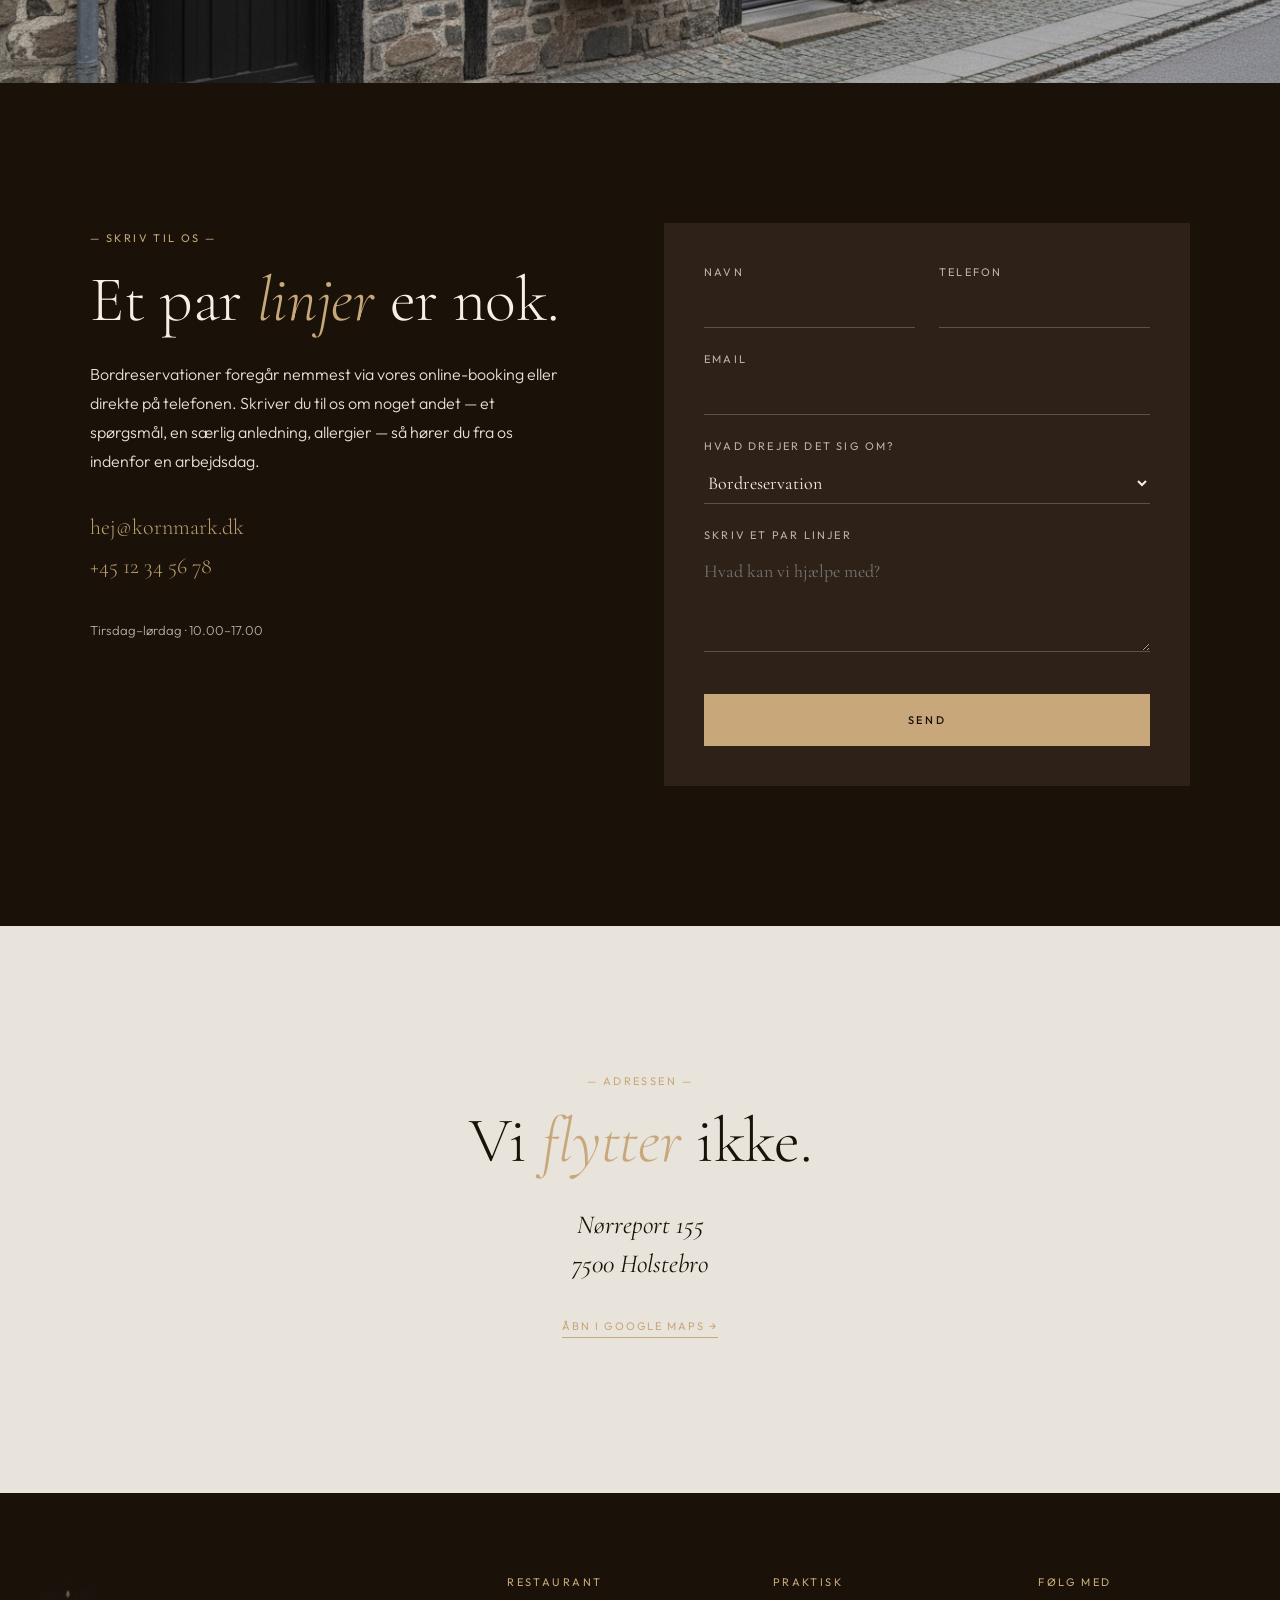
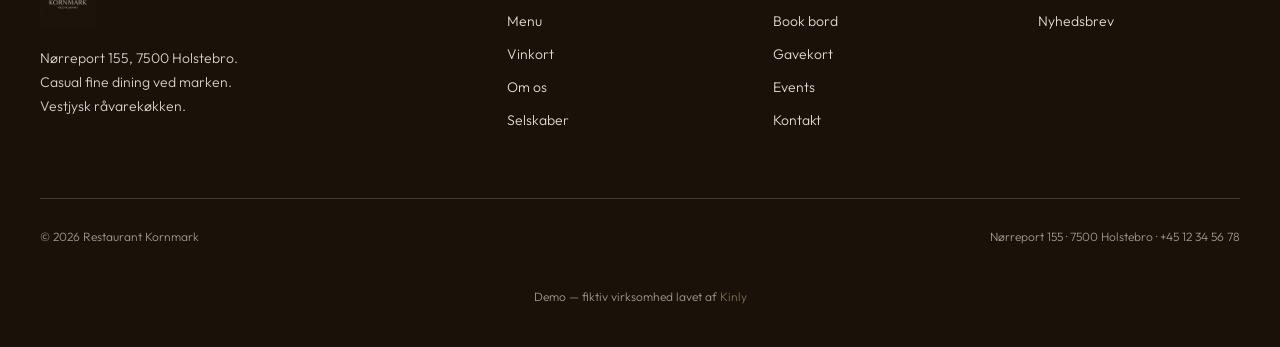
<file: kontakt.html>
<!doctype html>
<html lang="da">
<head>
  <meta charset="utf-8" />
  <meta name="viewport" content="width=device-width, initial-scale=1" />
  <title>Kontakt — Restaurant Kornmark</title>
  <link rel="preconnect" href="https://fonts.googleapis.com">
  <link rel="preconnect" href="https://fonts.gstatic.com" crossorigin>
  <link href="https://fonts.googleapis.com/css2?family=Cormorant+Garamond:ital,wght@0,300;0,400;0,500;1,300;1,400&family=Outfit:wght@300;400;500&display=swap" rel="stylesheet">
  <link rel="stylesheet" href="styles.css">
  <link rel="stylesheet" href="extras.css">
  <style>
    .page-hero {
      padding: calc(var(--nav-h) + 80px) 24px 80px;
      text-align: center;
      background: var(--c-cream);
    }
    .page-hero .eyebrow { display: inline-block; margin-bottom: 18px; }
    .page-hero h1 {
      font-size: clamp(56px, 8vw, 120px);
      margin: 0 0 24px;
      letter-spacing: -0.005em;
    }
    .page-hero h1 em { font-style: italic; color: var(--c-accent); }
    .page-hero .lede {
      font-family: var(--f-display);
      font-style: italic;
      font-size: 22px;
      color: var(--c-ink-soft);
      max-width: 600px;
      margin: 0 auto;
    }

    /* Contact info grid */
    .kontakt-grid {
      max-width: 1100px;
      margin: 0 auto;
      padding: 120px 36px;
      display: grid;
      grid-template-columns: repeat(3, 1fr);
      gap: 0;
      border-top: 1px solid var(--c-rule);
    }
    .kontakt-col {
      padding: 56px 32px;
      border-right: 1px solid var(--c-rule);
      display: flex;
      flex-direction: column;
      gap: 18px;
    }
    .kontakt-col:last-child { border-right: none; }
    .kontakt-col .eyebrow { margin-bottom: 6px; }
    .kontakt-col h3 {
      font-family: var(--f-display);
      font-style: italic;
      font-weight: 400;
      font-size: 28px;
      margin: 0 0 6px;
      color: var(--c-ink);
    }
    .kontakt-col p {
      font-size: 15px;
      line-height: 1.8;
      color: var(--c-ink);
      font-weight: 300;
      margin: 0;
    }
    .kontakt-col a {
      color: var(--c-accent);
      text-decoration: none;
      border-bottom: 1px solid transparent;
      transition: border-color 0.3s ease;
    }
    .kontakt-col a:hover { border-bottom-color: var(--c-accent); }
    .kontakt-col .label-soft {
      font-size: 11px;
      letter-spacing: 0.18em;
      text-transform: uppercase;
      color: var(--c-ink-soft);
      font-weight: 400;
      margin-top: 6px;
    }
    @media (max-width: 880px) {
      .kontakt-grid { grid-template-columns: 1fr; padding: 80px 24px; }
      .kontakt-col { border-right: none; border-bottom: 1px solid var(--c-rule); }
      .kontakt-col:last-child { border-bottom: none; }
    }

    /* Wide image break */
    .kontakt-image {
      width: 100%;
      aspect-ratio: 21/9;
      overflow: hidden;
    }
    .kontakt-image img { width: 100%; height: 100%; object-fit: cover; }

    /* Contact form */
    .kontakt-form-section {
      background: var(--c-dark);
      color: var(--c-light-text);
      padding: 140px 24px;
    }
    .kontakt-form-inner {
      max-width: 1100px;
      margin: 0 auto;
      display: grid;
      grid-template-columns: 1fr 1.1fr;
      gap: 96px;
      align-items: start;
    }
    .kontakt-form-inner h2 {
      font-size: clamp(40px, 5vw, 72px);
      margin: 18px 0 28px;
    }
    .kontakt-form-inner h2 em { font-style: italic; color: var(--c-accent); }
    .kontakt-form-inner p {
      font-weight: 300;
      line-height: 1.8;
      margin: 0 0 24px;
      opacity: 0.92;
    }

    .form-grid {
      background: var(--c-mid);
      padding: 40px;
    }
    .form-row { margin-bottom: 22px; }
    .form-row label {
      display: block;
      font-size: 11px;
      letter-spacing: 0.2em;
      text-transform: uppercase;
      font-weight: 400;
      color: var(--c-light-text);
      opacity: 0.7;
      margin-bottom: 8px;
    }
    .form-row input, .form-row textarea, .form-row select {
      width: 100%;
      background: transparent;
      border: none;
      border-bottom: 1px solid rgba(232,222,205,0.25);
      color: var(--c-light-text);
      font-family: var(--f-display);
      font-size: 18px;
      padding: 8px 0;
      transition: border-color var(--t-fast);
    }
    .form-row input:focus, .form-row textarea:focus, .form-row select:focus {
      outline: none;
      border-bottom-color: var(--c-accent);
    }
    .form-row textarea { min-height: 100px; resize: vertical; }
    .form-pair {
      display: grid;
      grid-template-columns: 1fr 1fr;
      gap: 24px;
    }
    .form-grid .btn-solid { width: 100%; margin-top: 12px; }
    @media (max-width: 880px) {
      .kontakt-form-inner { grid-template-columns: 1fr; gap: 56px; }
      .form-pair { grid-template-columns: 1fr; }
    }

    /* Find os section */
    .findos {
      padding: 140px 36px;
      background: var(--c-cream-warm);
      text-align: center;
    }
    .findos .eyebrow { margin-bottom: 18px; display: inline-block; }
    .findos h2 {
      font-size: clamp(40px, 5vw, 64px);
      margin: 0 0 32px;
    }
    .findos h2 em { font-style: italic; color: var(--c-accent); }
    .findos .addr {
      font-family: var(--f-display);
      font-style: italic;
      font-size: 26px;
      color: var(--c-ink);
      line-height: 1.5;
      margin: 0 0 28px;
    }
    .findos .map-link {
      font-size: 11px;
      letter-spacing: 0.18em;
      text-transform: uppercase;
      color: var(--c-accent);
      text-decoration: none;
      border-bottom: 1px solid var(--c-accent);
      padding-bottom: 4px;
    }

    .nav-link.is-active { color: var(--c-accent); }
  </style>
</head>
<body>

<header class="nav">
  <button class="nav-burger" aria-label="Menu"><span></span><span></span></button>
  <nav class="nav-links">
    <a class="nav-link" href="index.html">Forside</a>
    <a class="nav-link" href="menu.html">Menu &amp; Vinkort</a>
    <a class="nav-link" href="om-os.html">Om os</a>
    <a class="nav-link" href="selskaber.html">Selskaber</a>
    <a class="nav-link is-active" href="kontakt.html">Kontakt</a>
    <a class="nav-link" href="index.html#gavekort">Gavekort ↓</a>
  </nav>
  <a class="nav-wordmark" href="index.html">KORNMARK</a>
  <div class="nav-right">
    <a class="btn-outline" href="#skriv">Skriv til os</a>
  </div>
</header>

<section class="page-hero" data-screen-label="01 Hero">
  <span class="eyebrow reveal">— Kontakt —</span>
  <h1 class="display reveal" data-delay="1">
    Sig <em>hej.</em>
  </h1>
  <p class="lede reveal" data-delay="2">
    Til en bordreservation, et spørgsmål, en idé — eller bare for at høre, om vi har plads i morgen.
  </p>
</section>

<!-- 3-column contact info -->
<div class="kontakt-grid">
  <div class="kontakt-col reveal">
    <span class="eyebrow">— Ring eller skriv —</span>
    <h3>Vi svarer hurtigt.</h3>
    <p>
      <a href="tel:+4512345678">+45 12 34 56 78</a><br>
      <a href="mailto:hej@kornmark.dk">hej@kornmark.dk</a>
    </p>
    <p class="label-soft">— Telefonen tages tirsdag–lørdag</p>
  </div>

  <div class="kontakt-col reveal" data-delay="1">
    <span class="eyebrow">— Find os —</span>
    <h3>Ved marken.</h3>
    <p>
      Nørreport 155<br>
      7500 Holstebro
    </p>
    <p>
      <a href="https://www.google.com/maps/search/?api=1&query=N%C3%B8rreport+155+7500+Holstebro" target="_blank" rel="noopener">Vis på kort →</a>
    </p>
    <p class="label-soft">— Indgangen er ved marken, hvor byen slipper</p>
  </div>

  <div class="kontakt-col reveal" data-delay="2">
    <span class="eyebrow">— Åbningstider —</span>
    <h3>Når lyset er tændt.</h3>
    <p>
      Onsdag — lørdag<br>
      12.00 — 24.00
    </p>
    <p>
      Søndag — tirsdag<br>
      <em>Åben efter aftale</em>
    </p>
    <p class="label-soft">— Selskaber kan booke alle ugens dage</p>
  </div>
</div>

<!-- Image break -->
<div class="kontakt-image reveal">
  <img src="assets/exterior-wide.jpg" alt="Restaurant Kornmark, set udefra" />
</div>

<!-- Contact form -->
<section id="skriv" class="kontakt-form-section">
  <div class="kontakt-form-inner">
    <div class="reveal">
      <span class="eyebrow">— Skriv til os —</span>
      <h2 class="display">Et par <em>linjer</em> er nok.</h2>
      <p>
        Bordreservationer foregår nemmest via vores online-booking eller direkte
        på telefonen. Skriver du til os om noget andet — et spørgsmål, en
        særlig anledning, allergier — så hører du fra os indenfor en arbejdsdag.
      </p>
      <p style="font-family: var(--f-display); font-size: 22px; color: var(--c-accent); margin-top: 32px;">
        hej@kornmark.dk<br>
        +45 12 34 56 78
      </p>
      <p style="font-size: 13px; opacity: 0.7; margin-top: 32px;">
        Tirsdag–lørdag · 10.00–17.00
      </p>
    </div>

    <form class="form-grid reveal" data-delay="1" onsubmit="event.preventDefault(); this.querySelector('button').textContent='Tak — vi vender tilbage hurtigt'; this.querySelector('button').disabled = true;">
      <div class="form-pair">
        <div class="form-row">
          <label>Navn</label>
          <input type="text" required>
        </div>
        <div class="form-row">
          <label>Telefon</label>
          <input type="tel">
        </div>
      </div>
      <div class="form-row">
        <label>Email</label>
        <input type="email" required>
      </div>
      <div class="form-row">
        <label>Hvad drejer det sig om?</label>
        <select>
          <option>Bordreservation</option>
          <option>Spørgsmål til menu / allergier</option>
          <option>Selskab</option>
          <option>Gavekort</option>
          <option>Presse</option>
          <option>Andet</option>
        </select>
      </div>
      <div class="form-row">
        <label>Skriv et par linjer</label>
        <textarea placeholder="Hvad kan vi hjælpe med?"></textarea>
      </div>
      <button type="submit" class="btn-solid">Send</button>
    </form>
  </div>
</section>

<!-- Find os -->
<section class="findos">
  <span class="eyebrow reveal">— Adressen —</span>
  <h2 class="display reveal" data-delay="1">
    Vi <em>flytter</em> ikke.
  </h2>
  <p class="addr reveal" data-delay="2">
    Nørreport 155<br>
    7500 Holstebro
  </p>
  <p class="reveal" data-delay="3">
    <a class="map-link" href="https://www.google.com/maps/search/?api=1&query=N%C3%B8rreport+155+7500+Holstebro" target="_blank" rel="noopener">Åbn i Google Maps →</a>
  </p>
</section>

<!-- Footer -->
<footer class="footer" data-tone="dark">
  <div class="footer-grid">
    <div>
      <img src="assets/logo-white.png" alt="Restaurant Kornmark" style="height: 56px; width: auto; margin-bottom: 18px; opacity: 0.95;" />
      <p style="font-size: 14px; max-width: 360px; opacity: 0.85; font-weight: 300; line-height: 1.7;">
        Nørreport 155, 7500 Holstebro.<br>
        Casual fine dining ved marken.<br>
        Vestjysk råvarekøkken.
      </p>
    </div>
    <div>
      <h4>Restaurant</h4>
      <ul>
        <li><a href="menu.html">Menu</a></li>
        <li><a href="menu.html#vin">Vinkort</a></li>
        <li><a href="om-os.html">Om os</a></li>
        <li><a href="selskaber.html">Selskaber</a></li>
      </ul>
    </div>
    <div>
      <h4>Praktisk</h4>
      <ul>
        <li><a href="https://kornmark.superbexperience.com/reserve/experience" target="_blank" rel="noopener">Book bord</a></li>
        <li><a href="https://giftcard.superbexperience.com/kornmark" target="_blank" rel="noopener">Gavekort</a></li>
        <li><a href="index.html#events">Events</a></li>
        <li><a href="kontakt.html">Kontakt</a></li>
      </ul>
    </div>
    <div>
      <h4>Følg med</h4>
      <ul>
        <li><a href="#">Nyhedsbrev</a></li>
      </ul>
    </div>
  </div>
  <div class="footer-base">
    <span>© 2026 Restaurant Kornmark</span>
    <span>Nørreport 155 · 7500 Holstebro · +45 12 34 56 78</span>
  </div>
  <div class="footer-base" style="justify-content: center; margin-top: 12px;">
    <span>Demo — fiktiv virksomhed lavet af <a href="https://kinly.dk" target="_blank" rel="noopener" style="color: var(--c-accent);">Kinly</a></span>
  </div>
</footer>

<script src="site.js"></script>
<script src="tweaks.js"></script>
</body>
</html>
</file>
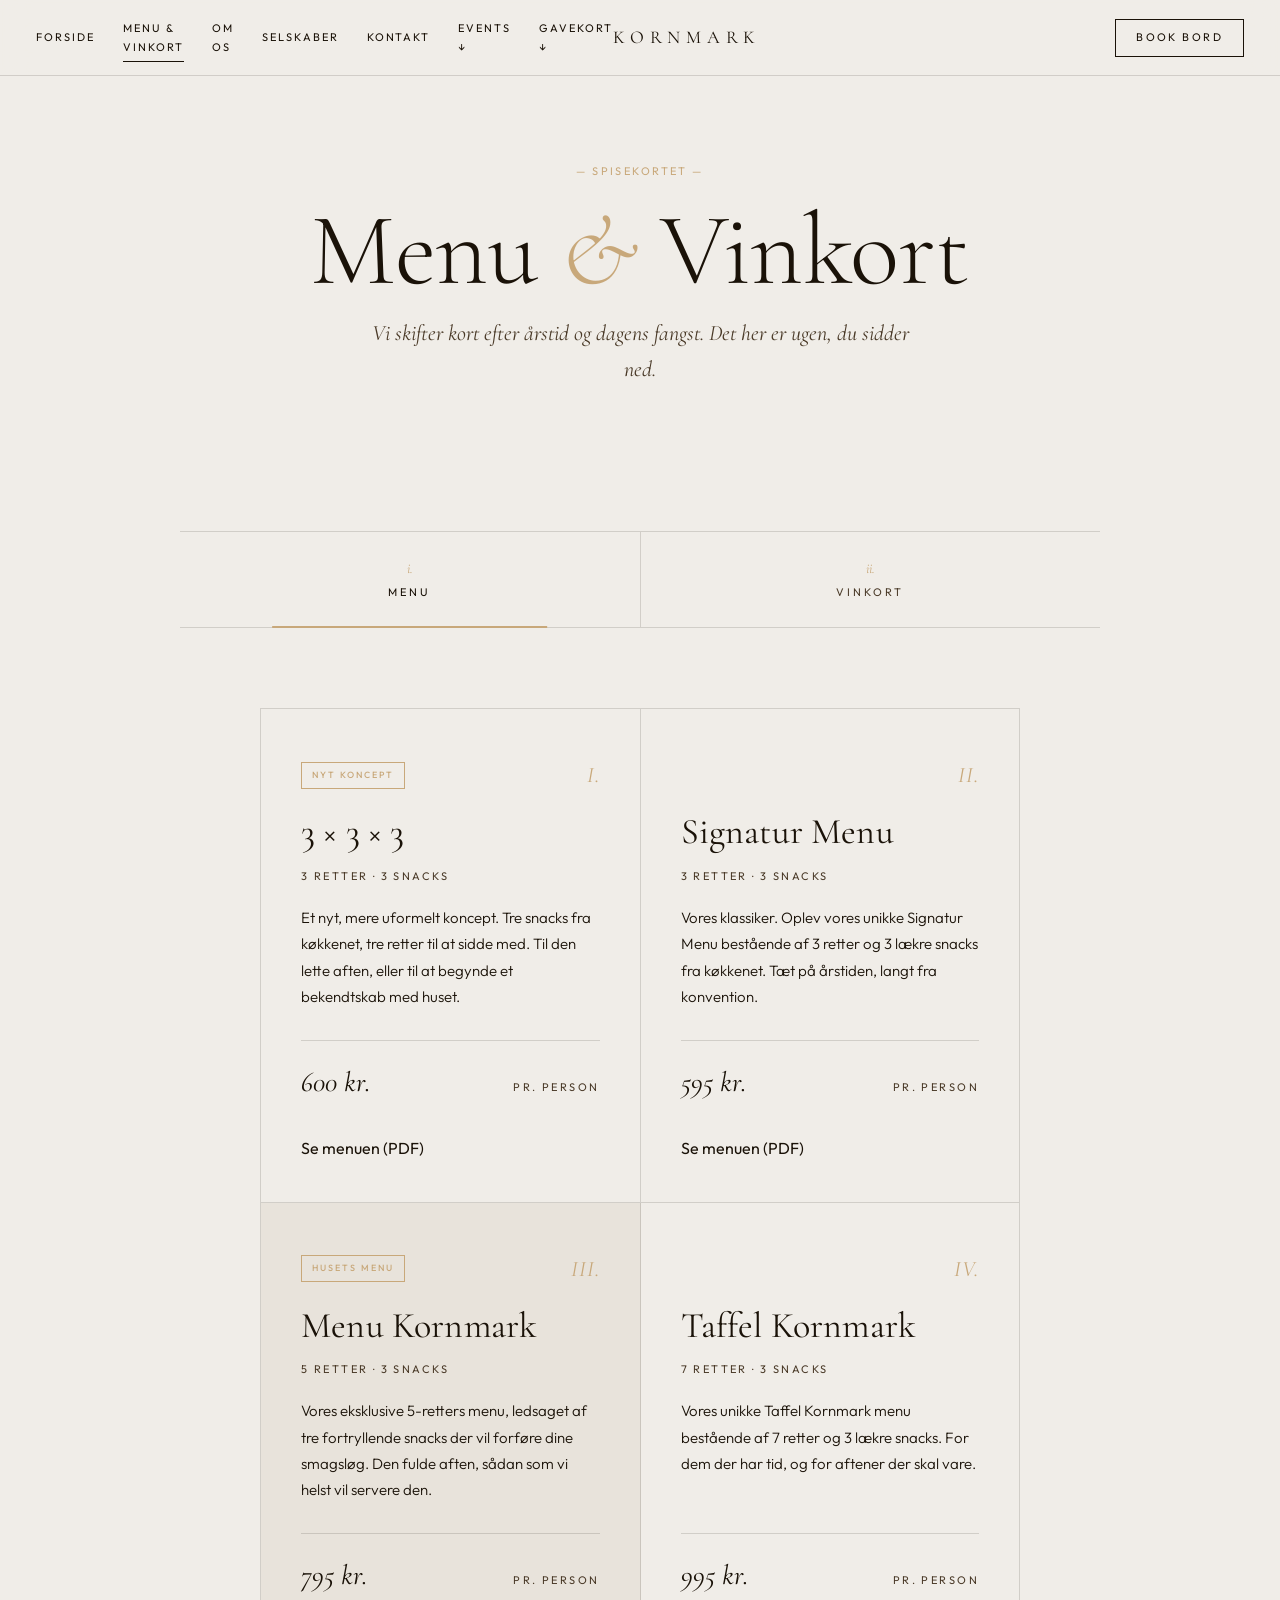
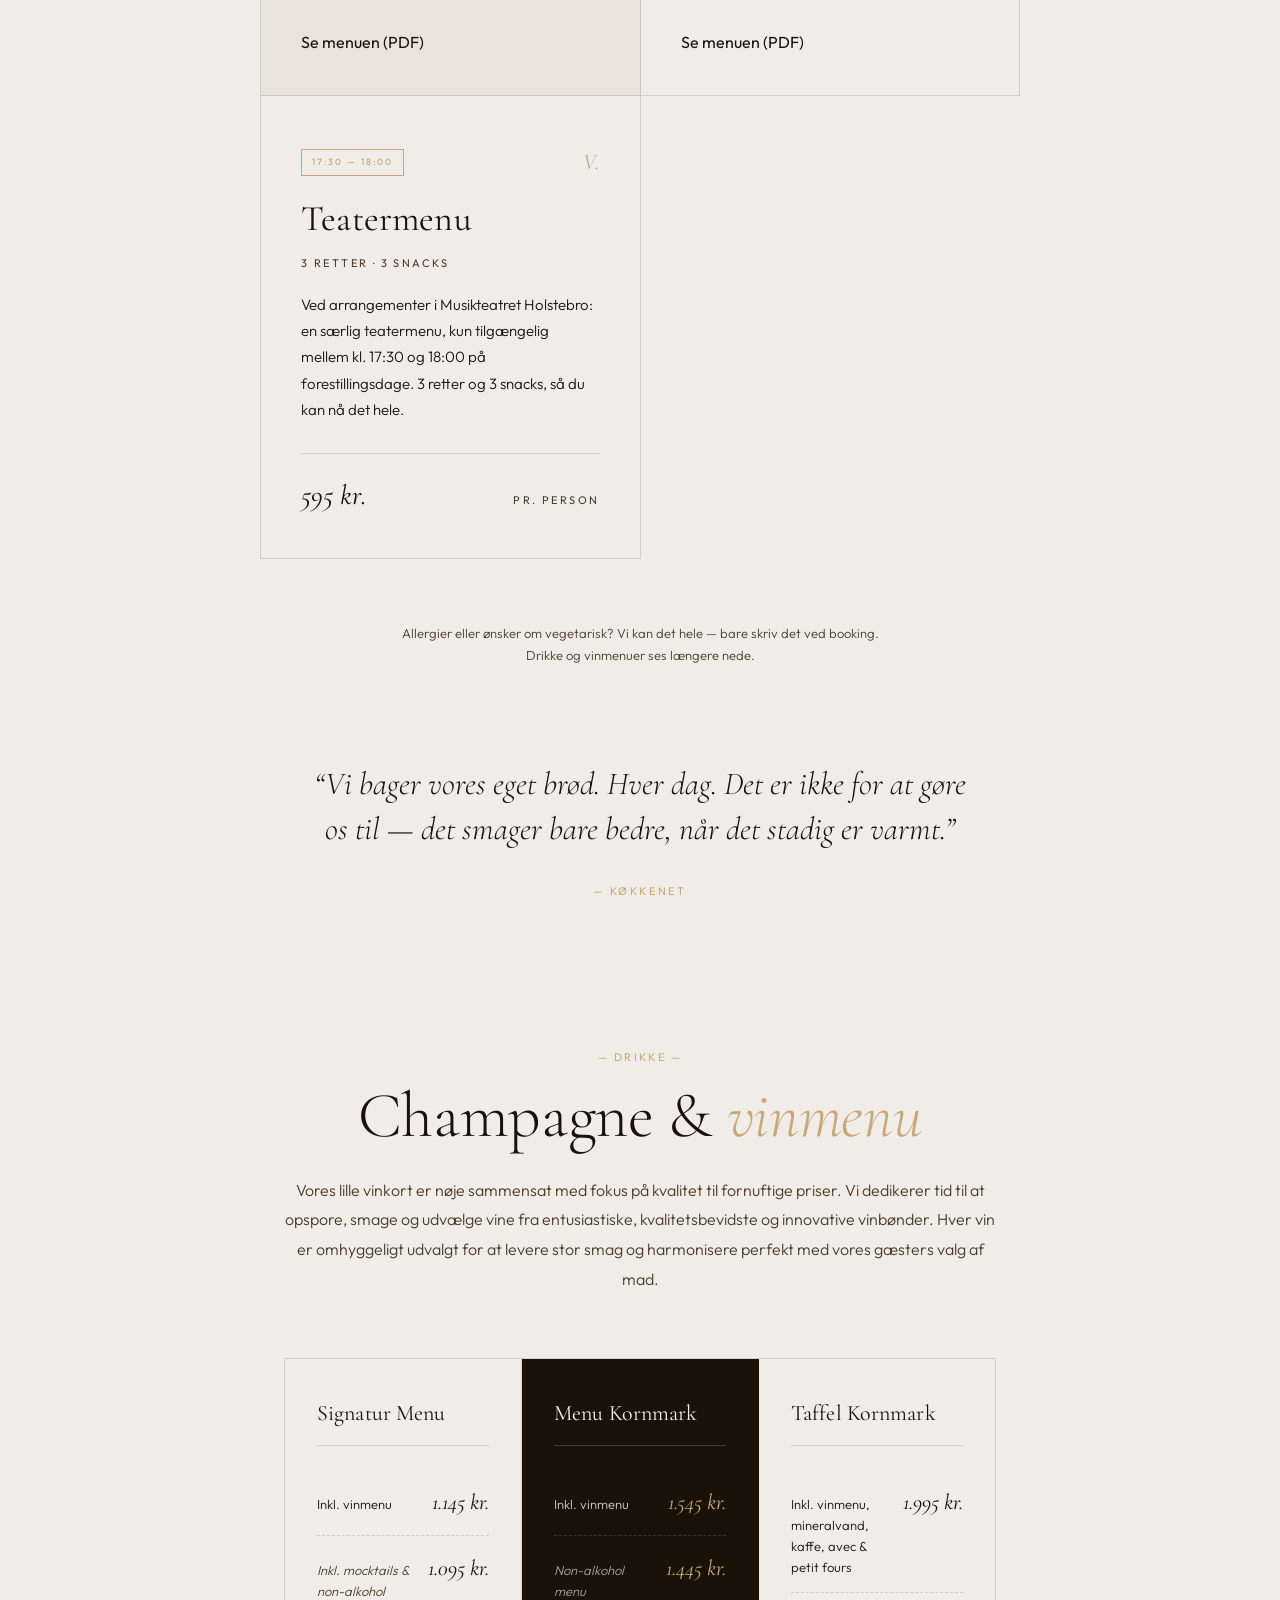
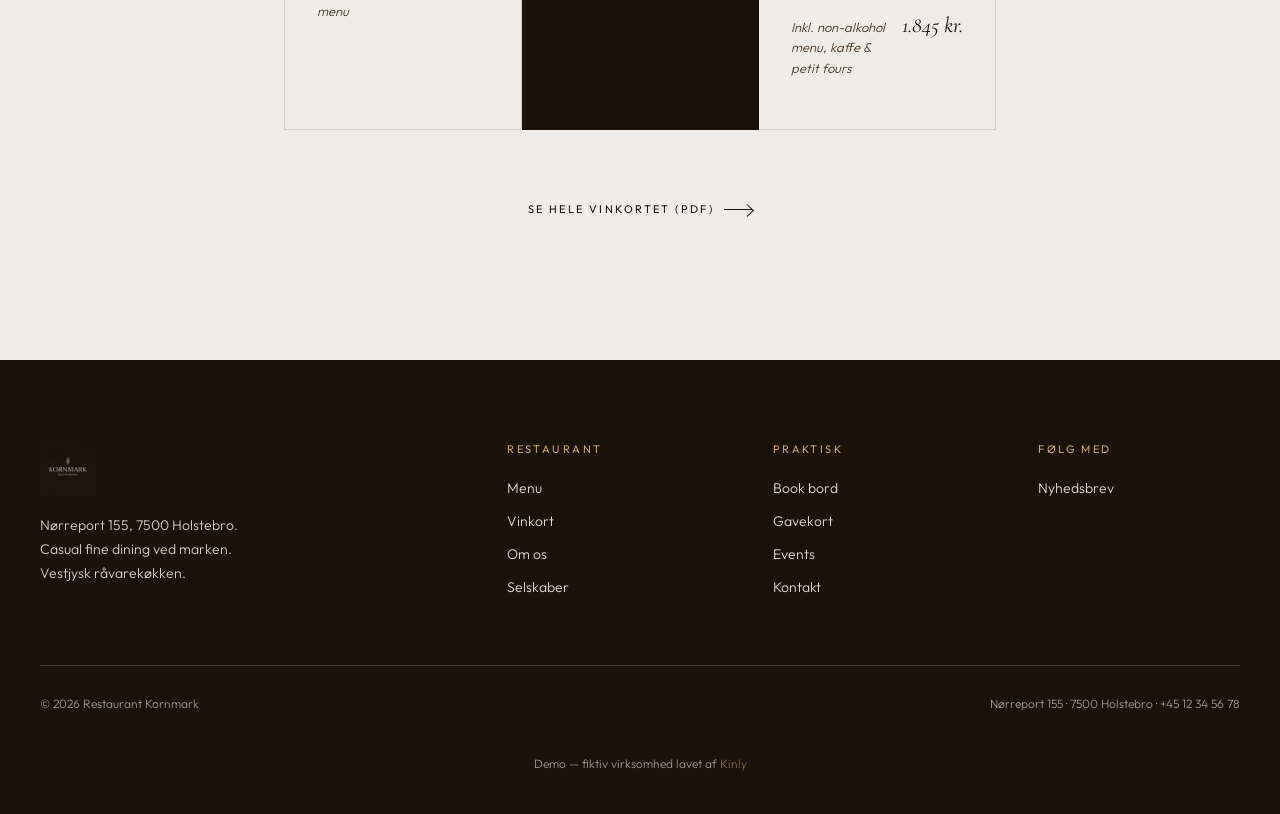
<file: menu.html>
<!doctype html>
<html lang="da">
<head>
  <meta charset="utf-8" />
  <meta name="viewport" content="width=device-width, initial-scale=1" />
  <title>Menu &amp; Vinkort — Restaurant Kornmark</title>
  <link rel="preconnect" href="https://fonts.googleapis.com">
  <link rel="preconnect" href="https://fonts.gstatic.com" crossorigin>
  <link href="https://fonts.googleapis.com/css2?family=Cormorant+Garamond:ital,wght@0,300;0,400;0,500;1,300;1,400&family=Outfit:wght@300;400;500&display=swap" rel="stylesheet">
  <link rel="stylesheet" href="styles.css">
  <link rel="stylesheet" href="extras.css">
  <style>
    /* Page header */
    .page-hero {
      padding: calc(var(--nav-h) + 80px) 24px 80px;
      text-align: center;
      background: var(--c-cream);
    }
    .page-hero .eyebrow { display: inline-block; margin-bottom: 18px; }
    .page-hero h1 {
      font-size: clamp(56px, 8vw, 120px);
      margin: 0 0 12px;
      letter-spacing: -0.005em;
    }
    .page-hero h1 em { font-style: italic; color: var(--c-accent); font-weight: 300; }
    .page-hero .lede {
      font-family: var(--f-display);
      font-style: italic;
      font-size: 22px;
      color: var(--c-ink-soft);
      max-width: 560px;
      margin: 8px auto 0;
    }

    /* Tabs */
    .tabs {
      display: flex;
      justify-content: center;
      gap: 0;
      border-top: 1px solid var(--c-rule);
      border-bottom: 1px solid var(--c-rule);
      max-width: 920px;
      margin: 64px auto 0;
    }
    .tab {
      flex: 1;
      padding: 28px 12px;
      text-align: center;
      cursor: pointer;
      background: transparent;
      border: none;
      font-family: var(--f-body);
      font-size: 11px;
      letter-spacing: 0.28em;
      text-transform: uppercase;
      color: var(--c-ink-soft);
      position: relative;
      transition: color var(--t-fast);
    }
    .tab + .tab { border-left: 1px solid var(--c-rule); }
    .tab .num {
      display: block;
      font-family: var(--f-display);
      font-style: italic;
      font-size: 14px;
      letter-spacing: 0;
      text-transform: none;
      color: var(--c-accent);
      margin-bottom: 8px;
    }
    .tab.is-active { color: var(--c-ink); }
    .tab::after {
      content: "";
      position: absolute;
      left: 50%; bottom: -1px;
      width: 0; height: 2px;
      background: var(--c-accent);
      transform: translateX(-50%);
      transition: width var(--t-fast);
    }
    .tab.is-active::after { width: 60%; }

    .tab-panels { padding: 80px 24px 140px; }
    .tab-panel { display: none; max-width: 760px; margin: 0 auto; }
    .tab-panel.is-active { display: block; animation: fadeUp 0.7s var(--ease); }
    @keyframes fadeUp { from { opacity: 0; transform: translateY(12px); } to { opacity: 1; transform: none; } }

    /* Menu sections */
    .menu-section { margin-bottom: 80px; }
    .menu-section h2 {
      font-size: clamp(32px, 4vw, 48px);
      margin: 0 0 8px;
      text-align: center;
    }
    .menu-section .ms-sub {
      text-align: center;
      font-family: var(--f-display);
      font-style: italic;
      font-size: 18px;
      color: var(--c-accent);
      margin-bottom: 48px;
    }

    .dish {
      padding: 26px 0;
      border-bottom: 1px solid var(--c-rule);
      display: grid;
      grid-template-columns: 1fr auto;
      gap: 24px;
      align-items: baseline;
    }
    .dish:first-child { border-top: 1px solid var(--c-rule); }
    .dish h3 {
      font-family: var(--f-display);
      font-weight: 400;
      font-size: 22px;
      margin: 0 0 6px;
    }
    .dish p {
      margin: 0;
      font-size: 14px;
      color: var(--c-ink-soft);
      font-weight: 300;
      line-height: 1.6;
    }
    .dish .price {
      font-family: var(--f-display);
      font-size: 20px;
      font-weight: 400;
      color: var(--c-ink);
      white-space: nowrap;
    }

    .menus-cta {
      text-align: center;
      margin-top: 64px;
      padding: 48px;
      background: var(--c-cream-warm);
    }
    .menus-cta h3 {
      font-family: var(--f-display);
      font-weight: 300;
      font-size: 32px;
      margin: 0 0 12px;
    }
    .menus-cta p { margin: 0 0 28px; color: var(--c-ink-soft); font-weight: 300; }

    .menu-grid {
      display: grid;
      grid-template-columns: 1fr 1fr;
      gap: 0;
      border: 1px solid var(--c-rule);
      margin-bottom: 64px;
    }
    .menu-grid > div {
      padding: 40px;
      border-right: 1px solid var(--c-rule);
    }
    .menu-grid > div:last-child { border-right: none; }
    .menu-grid h3 {
      font-family: var(--f-display);
      font-weight: 300;
      font-size: 36px;
      margin: 0 0 8px;
    }
    .menu-grid h3 em { font-style: italic; color: var(--c-accent); }
    .menu-grid .courses-count {
      font-size: 11px;
      letter-spacing: 0.22em;
      text-transform: uppercase;
      color: var(--c-accent);
      margin-bottom: 20px;
    }
    .menu-grid p { font-size: 14px; line-height: 1.7; color: var(--c-ink-soft); font-weight: 300; }
    .menu-grid .price-line {
      margin-top: 24px;
      padding-top: 20px;
      border-top: 1px solid var(--c-rule);
      display: flex;
      justify-content: space-between;
      align-items: baseline;
      font-family: var(--f-display);
      font-size: 18px;
    }
    .menu-grid .price-line span:first-child { font-style: italic; color: var(--c-ink-soft); font-size: 14px; }
    @media (max-width: 720px) {
      .menu-grid { grid-template-columns: 1fr; }
      .menu-grid > div { border-right: none; border-bottom: 1px solid var(--c-rule); }
      .menu-grid > div:last-child { border-bottom: none; }
    }

    /* Wine */
    .wine-region {
      display: grid;
      grid-template-columns: 220px 1fr;
      gap: 56px;
      padding: 48px 0;
      border-bottom: 1px solid var(--c-rule);
      align-items: start;
    }
    .wine-region:first-child { border-top: 1px solid var(--c-rule); }
    .wine-region .region {
      font-family: var(--f-display);
      font-weight: 300;
      font-size: 36px;
      line-height: 1;
    }
    .wine-region .region-sub {
      font-family: var(--f-display);
      font-style: italic;
      font-size: 16px;
      color: var(--c-accent);
      margin-top: 6px;
    }
    .wine {
      display: grid;
      grid-template-columns: 1fr auto;
      gap: 24px;
      padding: 14px 0;
      align-items: baseline;
    }
    .wine + .wine { border-top: 1px dashed var(--c-rule); }
    .wine h4 {
      font-family: var(--f-display);
      font-weight: 400;
      font-size: 17px;
      margin: 0 0 4px;
    }
    .wine .producer { font-size: 12px; color: var(--c-accent); letter-spacing: 0.05em; font-weight: 400; }
    .wine .meta { font-size: 12px; color: var(--c-ink-soft); font-weight: 300; }
    .wine .price-pair {
      font-family: var(--f-display);
      font-size: 17px;
      text-align: right;
      white-space: nowrap;
    }
    .wine .price-pair em {
      display: block;
      font-style: italic;
      font-size: 11px;
      color: var(--c-ink-soft);
      letter-spacing: 0.1em;
    }
    @media (max-width: 720px) {
      .wine-region { grid-template-columns: 1fr; gap: 24px; }
    }

    /* Tasting note quote */
    .quote-block {
      max-width: 720px;
      margin: 96px auto;
      text-align: center;
      padding: 0 24px;
    }
    .quote-block p {
      font-family: var(--f-display);
      font-style: italic;
      font-weight: 300;
      font-size: 32px;
      line-height: 1.4;
      color: var(--c-ink);
      margin: 0 0 24px;
    }
    .quote-block cite {
      font-family: var(--f-body);
      font-size: 11px;
      letter-spacing: 0.24em;
      text-transform: uppercase;
      color: var(--c-accent);
      font-style: normal;
    }

    .pairing-strip {
      background: var(--c-mid);
      color: var(--c-light-text);
      padding: 96px 24px;
      text-align: center;
    }
    .pairing-strip h2 {
      font-size: clamp(36px, 5vw, 56px);
      max-width: 700px;
      margin: 0 auto 24px;
    }
    .pairing-strip p {
      max-width: 540px;
      margin: 0 auto 36px;
      font-weight: 300;
      opacity: 0.92;
    }
    .pairing-strip h2 em { font-style: italic; color: var(--c-accent); }

    /* Set menus (5 real menus) */
    .set-menus {
      display: grid;
      grid-template-columns: repeat(2, 1fr);
      gap: 0;
      max-width: 1100px;
      margin: 0 auto;
      border-top: 1px solid var(--c-rule);
      border-left: 1px solid var(--c-rule);
    }
    .set-menu {
      padding: 48px 40px 40px;
      border-right: 1px solid var(--c-rule);
      border-bottom: 1px solid var(--c-rule);
      display: flex;
      flex-direction: column;
      gap: 14px;
      background: transparent;
      transition: background 0.3s ease;
      position: relative;
    }
    .set-menu:hover { background: var(--c-cream); }
    .set-menu.featured {
      background: var(--c-cream-warm);
    }
    .set-menu.featured:hover { background: var(--c-cream); }
    .set-menu .sm-head {
      display: flex;
      align-items: center;
      justify-content: space-between;
      gap: 12px;
      margin-bottom: 4px;
      min-height: 32px;
    }
    .set-menu .sm-tag {
      font-size: 9px;
      letter-spacing: 0.22em;
      text-transform: uppercase;
      color: var(--c-accent);
      border: 1px solid var(--c-accent);
      padding: 5px 10px;
      font-weight: 500;
    }
    .set-menu .sm-num {
      font-family: var(--f-display);
      font-style: italic;
      font-size: 22px;
      color: var(--c-accent);
      letter-spacing: 0.04em;
      margin-left: auto;
    }
    .set-menu h3 {
      font-family: var(--f-display);
      font-weight: 400;
      font-size: clamp(28px, 3vw, 36px);
      letter-spacing: 0.005em;
      line-height: 1.15;
      margin: 0;
      color: var(--c-ink);
    }
    .set-menu .sm-format {
      font-size: 11px;
      letter-spacing: 0.22em;
      text-transform: uppercase;
      color: var(--c-ink-soft);
    }
    .set-menu p {
      font-size: 15px;
      color: var(--c-ink);
      font-weight: 300;
      line-height: 1.75;
      margin: 6px 0 0;
      flex: 1;
    }
    .set-menu .sm-foot {
      display: flex;
      align-items: baseline;
      justify-content: space-between;
      gap: 12px;
      margin-top: 16px;
      padding-top: 18px;
      border-top: 1px solid var(--c-rule);
    }
    .set-menu .sm-price {
      font-family: var(--f-display);
      font-style: italic;
      font-size: 28px;
      color: var(--c-ink);
    }
    .set-menu .sm-pp {
      font-size: 11px;
      letter-spacing: 0.22em;
      text-transform: uppercase;
      color: var(--c-ink-soft);
    }
    @media (max-width: 720px) {
      .set-menus { grid-template-columns: 1fr; }
    }

    /* Drikke / pairing section */
    .drikke-section {
      max-width: 1100px;
      margin: 140px auto 0;
      padding: 0 24px;
    }
    .drikke-head {
      text-align: center;
      max-width: 720px;
      margin: 0 auto 64px;
    }
    .drikke-head h2 {
      font-size: clamp(40px, 5vw, 64px);
      margin: 14px 0 28px;
    }
    .drikke-head h2 em { font-style: italic; color: var(--c-accent); }
    .drikke-head p {
      font-size: 16px;
      color: var(--c-ink-soft);
      font-weight: 300;
      line-height: 1.85;
      margin: 0;
    }
    .pairing-cards {
      display: grid;
      grid-template-columns: repeat(3, 1fr);
      gap: 0;
      border-top: 1px solid var(--c-rule);
      border-left: 1px solid var(--c-rule);
    }
    .pairing-card {
      padding: 36px 32px;
      border-right: 1px solid var(--c-rule);
      border-bottom: 1px solid var(--c-rule);
      background: var(--c-cream);
    }
    .pairing-card.featured {
      background: var(--c-dark);
      color: var(--c-light-text);
    }
    .pairing-card h4 {
      font-family: var(--f-display);
      font-weight: 400;
      font-size: 22px;
      letter-spacing: 0.005em;
      margin: 0 0 24px;
      padding-bottom: 14px;
      border-bottom: 1px solid var(--c-rule);
    }
    .pairing-card.featured h4 {
      border-bottom-color: rgba(232,222,205,0.2);
      color: var(--c-light-text);
    }
    .pairing-row {
      display: grid;
      grid-template-columns: 1fr auto;
      align-items: baseline;
      gap: 16px;
      padding: 14px 0;
    }
    .pairing-row:not(.alt) { border-bottom: 1px dashed var(--c-rule); }
    .pairing-card.featured .pairing-row:not(.alt) { border-bottom-color: rgba(232,222,205,0.15); }
    .pairing-row span:first-child {
      font-size: 13px;
      line-height: 1.6;
      color: var(--c-ink);
      font-weight: 300;
    }
    .pairing-card.featured .pairing-row span:first-child {
      color: var(--c-light-text);
      opacity: 0.85;
    }
    .pairing-row .p-price {
      font-family: var(--f-display);
      font-style: italic;
      font-size: 22px;
      color: var(--c-ink);
      white-space: nowrap;
    }
    .pairing-card.featured .pairing-row .p-price {
      color: var(--c-accent);
    }
    .pairing-row.alt span:first-child {
      color: var(--c-ink-soft);
      font-style: italic;
    }
    .pairing-card.featured .pairing-row.alt span:first-child {
      color: var(--c-light-text);
      opacity: 0.65;
    }
    @media (max-width: 880px) {
      .pairing-cards { grid-template-columns: 1fr; }
    }

    /* Vinkort hero */
    .vinkort-hero {
      display: grid;
      grid-template-columns: 1fr 1fr;
      gap: 80px;
      align-items: center;
      max-width: 1200px;
      margin: 0 auto 100px;
      padding: 0 24px;
    }
    .vinkort-text .eyebrow {
      font-size: 11px;
      letter-spacing: 0.28em;
      text-transform: uppercase;
      color: var(--c-accent);
    }
    .vinkort-text h2 {
      font-size: clamp(40px, 4.5vw, 60px);
      line-height: 1.05;
    }
    .vinkort-text h2 em { font-style: italic; color: var(--c-accent); }
    .vinkort-text p {
      font-size: 16px;
      color: var(--c-ink-soft);
      line-height: 1.85;
      font-weight: 300;
      margin: 0 0 18px;
      max-width: 480px;
    }
    .vinkort-photo {
      aspect-ratio: 4/5;
      overflow: hidden;
      box-shadow: 0 30px 80px -30px rgba(45, 35, 25, 0.35);
    }
    .vinkort-photo img {
      width: 100%;
      height: 100%;
      object-fit: cover;
      display: block;
    }
    @media (max-width: 880px) {
      .vinkort-hero { grid-template-columns: 1fr; gap: 48px; }
      .vinkort-photo { aspect-ratio: 4/3; }
    }

    /* Vin philosophy 3-col */
    .vin-philosophy {
      display: grid;
      grid-template-columns: repeat(3, 1fr);
      gap: 0;
      max-width: 1100px;
      margin: 0 auto;
      padding: 0 24px;
      border-top: 1px solid var(--c-rule);
    }
    .vp-col {
      padding: 48px 32px 32px;
      border-right: 1px solid var(--c-rule);
    }
    .vp-col:last-child { border-right: none; }
    .vp-num {
      font-family: var(--f-display);
      font-style: italic;
      font-size: 36px;
      color: var(--c-accent);
      letter-spacing: 0.04em;
      display: block;
      margin-bottom: 16px;
    }
    .vp-col h4 {
      font-family: var(--f-display);
      font-weight: 400;
      font-size: 24px;
      letter-spacing: 0.005em;
      margin: 0 0 14px;
      color: var(--c-ink);
    }
    .vp-col p {
      font-size: 14px;
      color: var(--c-ink-soft);
      line-height: 1.75;
      font-weight: 300;
      margin: 0;
    }
    @media (max-width: 880px) {
      .vin-philosophy { grid-template-columns: 1fr; }
      .vp-col { border-right: none; border-bottom: 1px solid var(--c-rule); }
      .vp-col:last-child { border-bottom: none; }
    }
  </style>
</head>
<body>

<header class="nav">
  <button class="nav-burger" aria-label="Menu"><span></span><span></span></button>
  <nav class="nav-links">
    <a class="nav-link" href="index.html">Forside</a>
    <a class="nav-link is-active" href="menu.html">Menu &amp; Vinkort</a>
    <a class="nav-link" href="om-os.html">Om os</a>
    <a class="nav-link" href="selskaber.html">Selskaber</a>
    <a class="nav-link" href="kontakt.html">Kontakt</a>
    <a class="nav-link" href="index.html#events">Events ↓</a>
    <a class="nav-link" href="index.html#gavekort">Gavekort ↓</a>
  </nav>
  <a class="nav-wordmark" href="index.html">KORNMARK</a>
  <div class="nav-right">
    <a class="btn-outline" href="https://kornmark.superbexperience.com/reserve/experience" target="_blank" rel="noopener">Book bord</a>
  </div>
</header>

<!-- ============ HERO ============ -->
<section class="page-hero" data-screen-label="01 Hero">
  <span class="eyebrow reveal">— Spisekortet —</span>
  <h1 class="display reveal" data-delay="1">
    Menu <em>&amp;</em> Vinkort
  </h1>
  <p class="lede reveal" data-delay="2">
    Vi skifter kort efter årstid og dagens fangst. Det her er ugen, du sidder ned.
  </p>
</section>

<!-- ============ TABS ============ -->
<div class="tabs">
  <button class="tab is-active" data-target="menu">
    <span class="num">i.</span>
    Menu
  </button>
  <button class="tab" data-target="vin">
    <span class="num">ii.</span>
    Vinkort
  </button>
</div>

<!-- ============ PANELS ============ -->
<div class="tab-panels">

  <!-- ---------- MENU PANEL ---------- -->
  <div class="tab-panel is-active" id="panel-menu">

    <!-- Five set menus -->
    <div class="set-menus reveal">

      <article id="3x3x3" class="set-menu">
        <div class="sm-head">
          <span class="sm-tag">Nyt koncept</span>
          <span class="sm-num">I.</span>
        </div>
        <h3>3 × 3 × 3</h3>
        <div class="sm-format">3 retter · 3 snacks</div>
        <p>Et nyt, mere uformelt koncept. Tre snacks fra køkkenet, tre retter til at sidde med. Til den lette aften, eller til at begynde et bekendtskab med huset.</p>
        <div class="sm-foot">
          <span class="sm-price">600 kr.</span>
          <span class="sm-pp">pr. person</span>
        </div>
        <a href="http://kornmark.dk/wp-content/uploads/2026/05/3-3.pdf" target="_blank" rel="noopener" class="mc-link" style="margin-top:16px; display:inline-flex;">Se menuen (PDF) <span class="arrow"></span></a>
      </article>

      <article id="signatur" class="set-menu">
        <div class="sm-head">
          <span class="sm-num">II.</span>
        </div>
        <h3>Signatur Menu</h3>
        <div class="sm-format">3 retter · 3 snacks</div>
        <p>Vores klassiker. Oplev vores unikke Signatur Menu bestående af 3 retter og 3 lækre snacks fra køkkenet. Tæt på årstiden, langt fra konvention.</p>
        <div class="sm-foot">
          <span class="sm-price">595 kr.</span>
          <span class="sm-pp">pr. person</span>
        </div>
        <a href="http://kornmark.dk/wp-content/uploads/2026/05/Signatur.pdf" target="_blank" rel="noopener" class="mc-link" style="margin-top:16px; display:inline-flex;">Se menuen (PDF) <span class="arrow"></span></a>
      </article>

      <article id="kornmark" class="set-menu featured">
        <div class="sm-head">
          <span class="sm-tag">Husets menu</span>
          <span class="sm-num">III.</span>
        </div>
        <h3>Menu Kornmark</h3>
        <div class="sm-format">5 retter · 3 snacks</div>
        <p>Vores eksklusive 5-retters menu, ledsaget af tre fortryllende snacks der vil forføre dine smagsløg. Den fulde aften, sådan som vi helst vil servere den.</p>
        <div class="sm-foot">
          <span class="sm-price">795 kr.</span>
          <span class="sm-pp">pr. person</span>
        </div>
        <a href="http://kornmark.dk/wp-content/uploads/2026/05/menu-kornmark.pdf" target="_blank" rel="noopener" class="mc-link" style="margin-top:16px; display:inline-flex;">Se menuen (PDF) <span class="arrow"></span></a>
      </article>

      <article id="taffel" class="set-menu">
        <div class="sm-head">
          <span class="sm-num">IV.</span>
        </div>
        <h3>Taffel Kornmark</h3>
        <div class="sm-format">7 retter · 3 snacks</div>
        <p>Vores unikke Taffel Kornmark menu bestående af 7 retter og 3 lækre snacks. For dem der har tid, og for aftener der skal vare.</p>
        <div class="sm-foot">
          <span class="sm-price">995 kr.</span>
          <span class="sm-pp">pr. person</span>
        </div>
        <a href="http://kornmark.dk/wp-content/uploads/2026/05/taffel.pdf" target="_blank" rel="noopener" class="mc-link" style="margin-top:16px; display:inline-flex;">Se menuen (PDF) <span class="arrow"></span></a>
      </article>

      <article id="teater" class="set-menu">
        <div class="sm-head">
          <span class="sm-tag">17:30 — 18:00</span>
          <span class="sm-num">V.</span>
        </div>
        <h3>Teatermenu</h3>
        <div class="sm-format">3 retter · 3 snacks</div>
        <p>Ved arrangementer i Musikteatret Holstebro: en særlig teatermenu, kun tilgængelig mellem kl. 17:30 og 18:00 på forestillingsdage. 3 retter og 3 snacks, så du kan nå det hele.</p>
        <div class="sm-foot">
          <span class="sm-price">595 kr.</span>
          <span class="sm-pp">pr. person</span>
        </div>
      </article>

    </div>

    <p class="reveal" style="text-align:center; font-size:13px; color: var(--c-ink-soft); font-weight:300; margin: 64px auto 0; max-width: 560px;">
      Allergier eller ønsker om vegetarisk? Vi kan det hele — bare skriv det ved booking.<br>
      Drikke og vinmenuer ses længere nede.
    </p>

    <div class="quote-block reveal" style="margin-top: 96px;">
      <p>“Vi bager vores eget brød. Hver dag. Det er ikke for at gøre os til — det smager bare bedre, når det stadig er varmt.”</p>
      <cite>— Køkkenet</cite>
    </div>

    <!-- DRIKKE / PAIRING SECTION -->
    <section id="drikke" class="drikke-section reveal">
      <div class="drikke-head">
        <span class="eyebrow">— Drikke —</span>
        <h2 class="display">Champagne &amp; <em>vinmenu</em></h2>
        <p>
          Vores lille vinkort er nøje sammensat med fokus på kvalitet til
          fornuftige priser. Vi dedikerer tid til at opspore, smage og udvælge
          vine fra entusiastiske, kvalitetsbevidste og innovative vinbønder.
          Hver vin er omhyggeligt udvalgt for at levere stor smag og
          harmonisere perfekt med vores gæsters valg af mad.
        </p>
      </div>

      <div class="pairing-cards">
        <div class="pairing-card">
          <h4>Signatur Menu</h4>
          <div class="pairing-row">
            <span>Inkl. vinmenu</span>
            <span class="p-price">1.145 kr.</span>
          </div>
          <div class="pairing-row alt">
            <span>Inkl. mocktails &amp; non-alkohol menu</span>
            <span class="p-price">1.095 kr.</span>
          </div>
        </div>

        <div class="pairing-card featured">
          <h4>Menu Kornmark</h4>
          <div class="pairing-row">
            <span>Inkl. vinmenu</span>
            <span class="p-price">1.545 kr.</span>
          </div>
          <div class="pairing-row alt">
            <span>Non-alkohol menu</span>
            <span class="p-price">1.445 kr.</span>
          </div>
        </div>

        <div class="pairing-card">
          <h4>Taffel Kornmark</h4>
          <div class="pairing-row">
            <span>Inkl. vinmenu, mineralvand, kaffe, avec &amp; petit fours</span>
            <span class="p-price">1.995 kr.</span>
          </div>
          <div class="pairing-row alt">
            <span>Inkl. non-alkohol menu, kaffe &amp; petit fours</span>
            <span class="p-price">1.845 kr.</span>
          </div>
        </div>
      </div>

      <div style="text-align:center; margin-top: 64px;">
        <a href="http://kornmark.dk/wp-content/uploads/2026/03/Kornmark-Vinkort-2026.pdf" target="_blank" rel="noopener" class="btn-ghost">
          Se hele vinkortet (PDF) <span class="arrow"></span>
        </a>
      </div>
    </section>

  </div>

  <!-- ---------- WINE PANEL ---------- -->
  <div class="tab-panel" id="panel-vin">

    <div class="vinkort-hero reveal">
      <div class="vinkort-text">
        <span class="eyebrow">— Vinkortet 2026 —</span>
        <h2 class="display" style="margin: 18px 0 24px;">
          Et vinkort der <em>lytter</em> til maden.
        </h2>
        <p>
          Vores vinkort er tænkt sammen med menuen — fra åbningsglasset til den
          sidste sluk. Klassiske huse fra Bourgogne, Champagne og Loire side om side
          med naturvine vi har lyst til at fortælle om.
        </p>
        <p>
          Vil du have det hele lige nu, ligger den fulde liste her som PDF.
          Vil du hellere snakke os igennem den? Det kan vi også.
        </p>
        <div style="display:flex; gap:14px; flex-wrap:wrap; margin-top: 12px;">
          <a href="http://kornmark.dk/wp-content/uploads/2026/03/Kornmark-Vinkort-2026.pdf" target="_blank" rel="noopener" class="btn-solid">
            Se hele vinkortet (PDF) <span class="arrow"></span>
          </a>
          <a href="om-os.html#kontakt" class="btn-ghost">
            Spørg os <span class="arrow"></span>
          </a>
        </div>
      </div>
      <div class="vinkort-photo">
        <img src="assets/vin1.jpg" alt="Vinkort hos Restaurant Kornmark" />
      </div>
    </div>

    <div class="vin-philosophy reveal">
      <div class="vp-col">
        <span class="vp-num">01</span>
        <h4>Klassisk grundvold</h4>
        <p>Pol Roger, Hubert Lamy, Bernard Baudry — huse vi vender tilbage til, fordi vi ved hvad vi får.</p>
      </div>
      <div class="vp-col">
        <span class="vp-num">02</span>
        <h4>Plads til naturen</h4>
        <p>Macererede hvide, ufiltrerede bobler, ukendte navne fra kendte regioner — for de nysgerrige.</p>
      </div>
      <div class="vp-col">
        <span class="vp-num">03</span>
        <h4>Glas eller flaske</h4>
        <p>Næsten alt kan fås på glas. Vi serverer hellere et velvalgt glas end en stor flaske du ikke får drukket.</p>
      </div>
    </div>

    <div class="quote-block reveal" style="margin-top: 80px;">
      <p>"En god vin gør ikke maden bedre. Den lytter til den."</p>
      <cite>— Vinkortet</cite>
    </div>

  </div>

</div>


<!-- ============ FOOTER ============ -->
<footer class="footer" data-tone="dark">
  <div class="footer-grid">
    <div>
      <img src="assets/logo-white.png" alt="Restaurant Kornmark" style="height: 56px; width: auto; margin-bottom: 18px; opacity: 0.95;" />
      <p style="font-size: 14px; max-width: 360px; opacity: 0.85; font-weight: 300; line-height: 1.7;">
        Nørreport 155, 7500 Holstebro.<br>
        Casual fine dining ved marken.<br>
        Vestjysk råvarekøkken.
      </p>
    </div>
    <div>
      <h4>Restaurant</h4>
      <ul>
        <li><a href="menu.html">Menu</a></li>
        <li><a href="menu.html#vin">Vinkort</a></li>
        <li><a href="om-os.html">Om os</a></li>
        <li><a href="selskaber.html">Selskaber</a></li>
      </ul>
    </div>
    <div>
      <h4>Praktisk</h4>
      <ul>
        <li><a href="https://kornmark.superbexperience.com/reserve/experience" target="_blank" rel="noopener">Book bord</a></li>
        <li><a href="https://giftcard.superbexperience.com/kornmark" target="_blank" rel="noopener">Gavekort</a></li>
        <li><a href="index.html#events">Events</a></li>
        <li><a href="kontakt.html">Kontakt</a></li>
      </ul>
    </div>
    <div>
      <h4>Følg med</h4>
      <ul>
        <li><a href="#">Nyhedsbrev</a></li>
      </ul>
    </div>
  </div>
  <div class="footer-base">
    <span>© 2026 Restaurant Kornmark</span>
    <span>Nørreport 155 · 7500 Holstebro · +45 12 34 56 78</span>
  </div>
  <div class="footer-base" style="justify-content: center; margin-top: 12px;">
    <span>Demo — fiktiv virksomhed lavet af <a href="https://kinly.dk" target="_blank" rel="noopener" style="color: var(--c-accent);">Kinly</a></span>
  </div>
</footer>

<script src="site.js"></script>
<script>
  // Tabs
  document.querySelectorAll('.tab').forEach(t => {
    t.addEventListener('click', () => {
      const target = t.dataset.target;
      document.querySelectorAll('.tab').forEach(x => x.classList.toggle('is-active', x === t));
      document.querySelectorAll('.tab-panel').forEach(p => p.classList.toggle('is-active', p.id === 'panel-' + target));
      // Re-trigger reveal observation on the now-visible panel
      document.querySelectorAll('#panel-' + target + ' .reveal').forEach(el => {
        el.classList.remove('is-in');
        requestAnimationFrame(() => el.classList.add('is-in'));
      });
    });
  });
  // Hash deep-link
  if (location.hash === '#vin') {
    document.querySelector('.tab[data-target="vin"]').click();
  }
</script>
<script src="tweaks.js"></script>
</body>
</html>
</file>
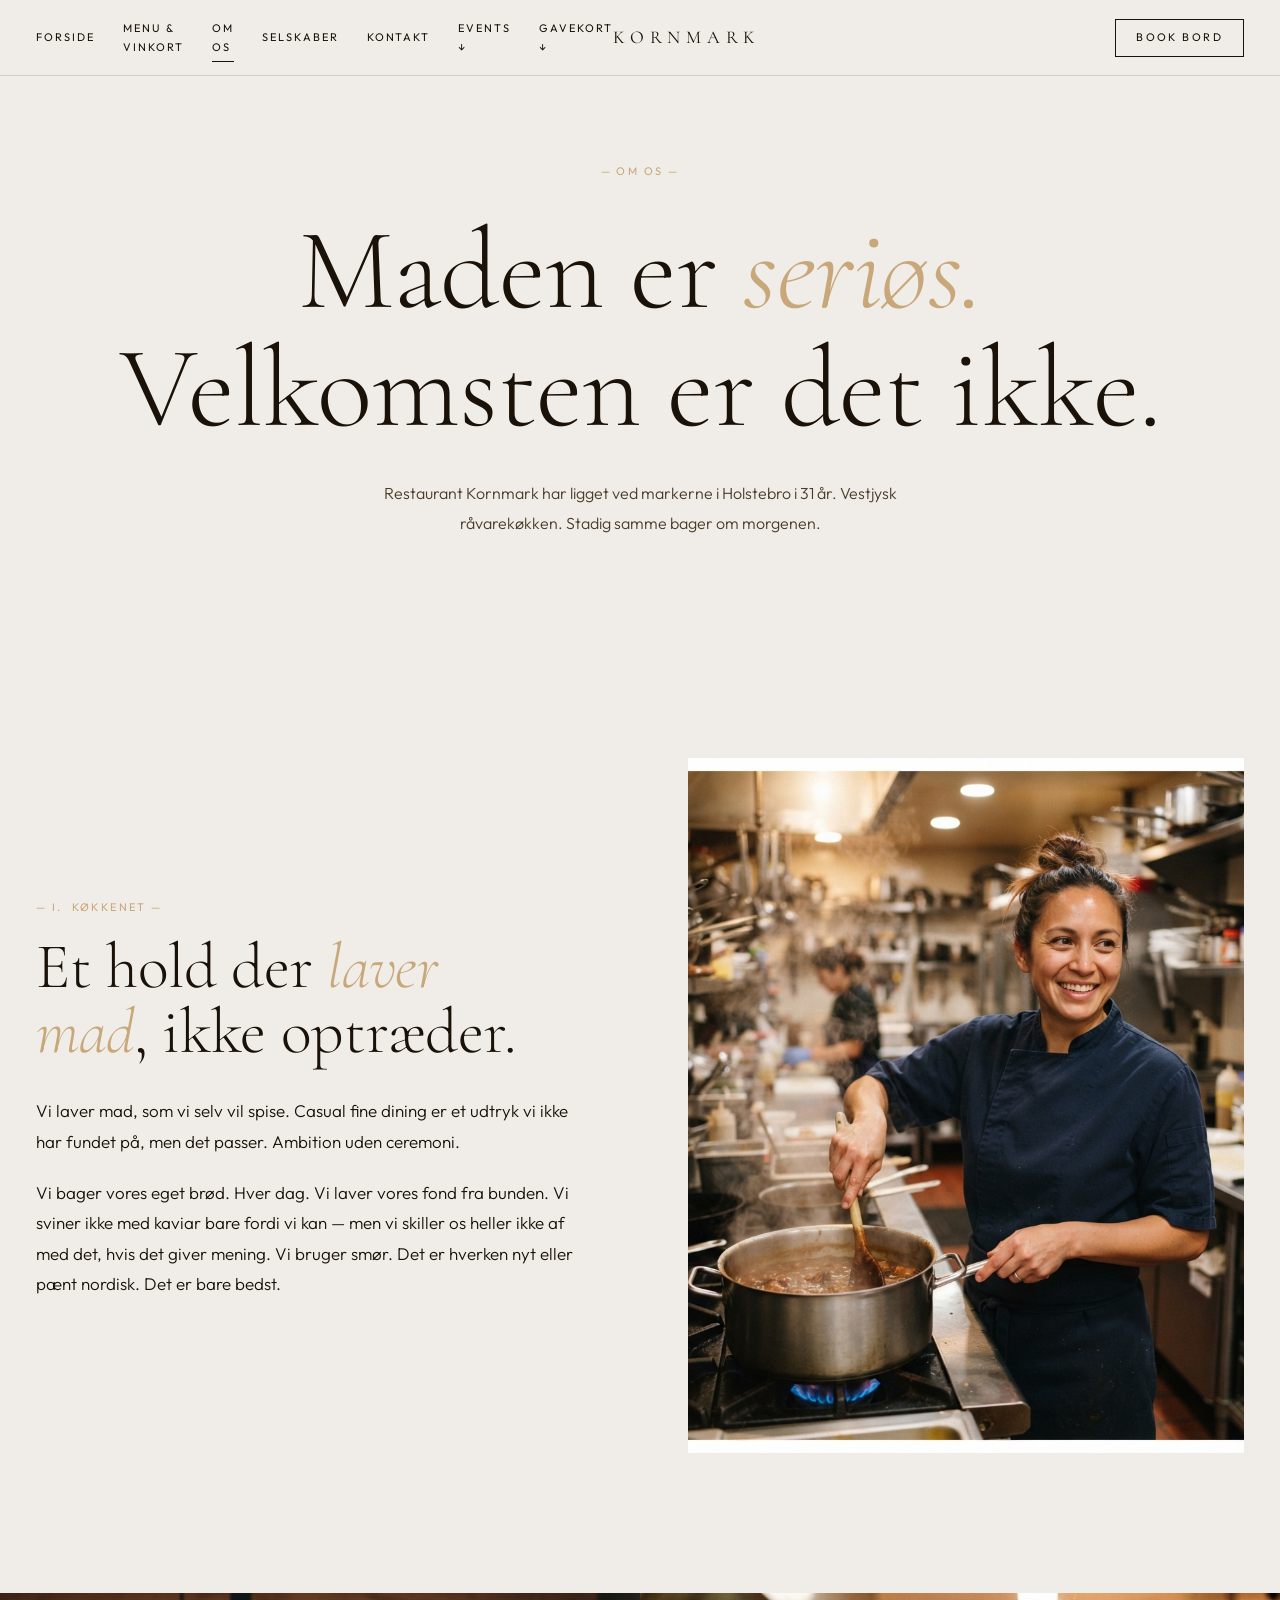
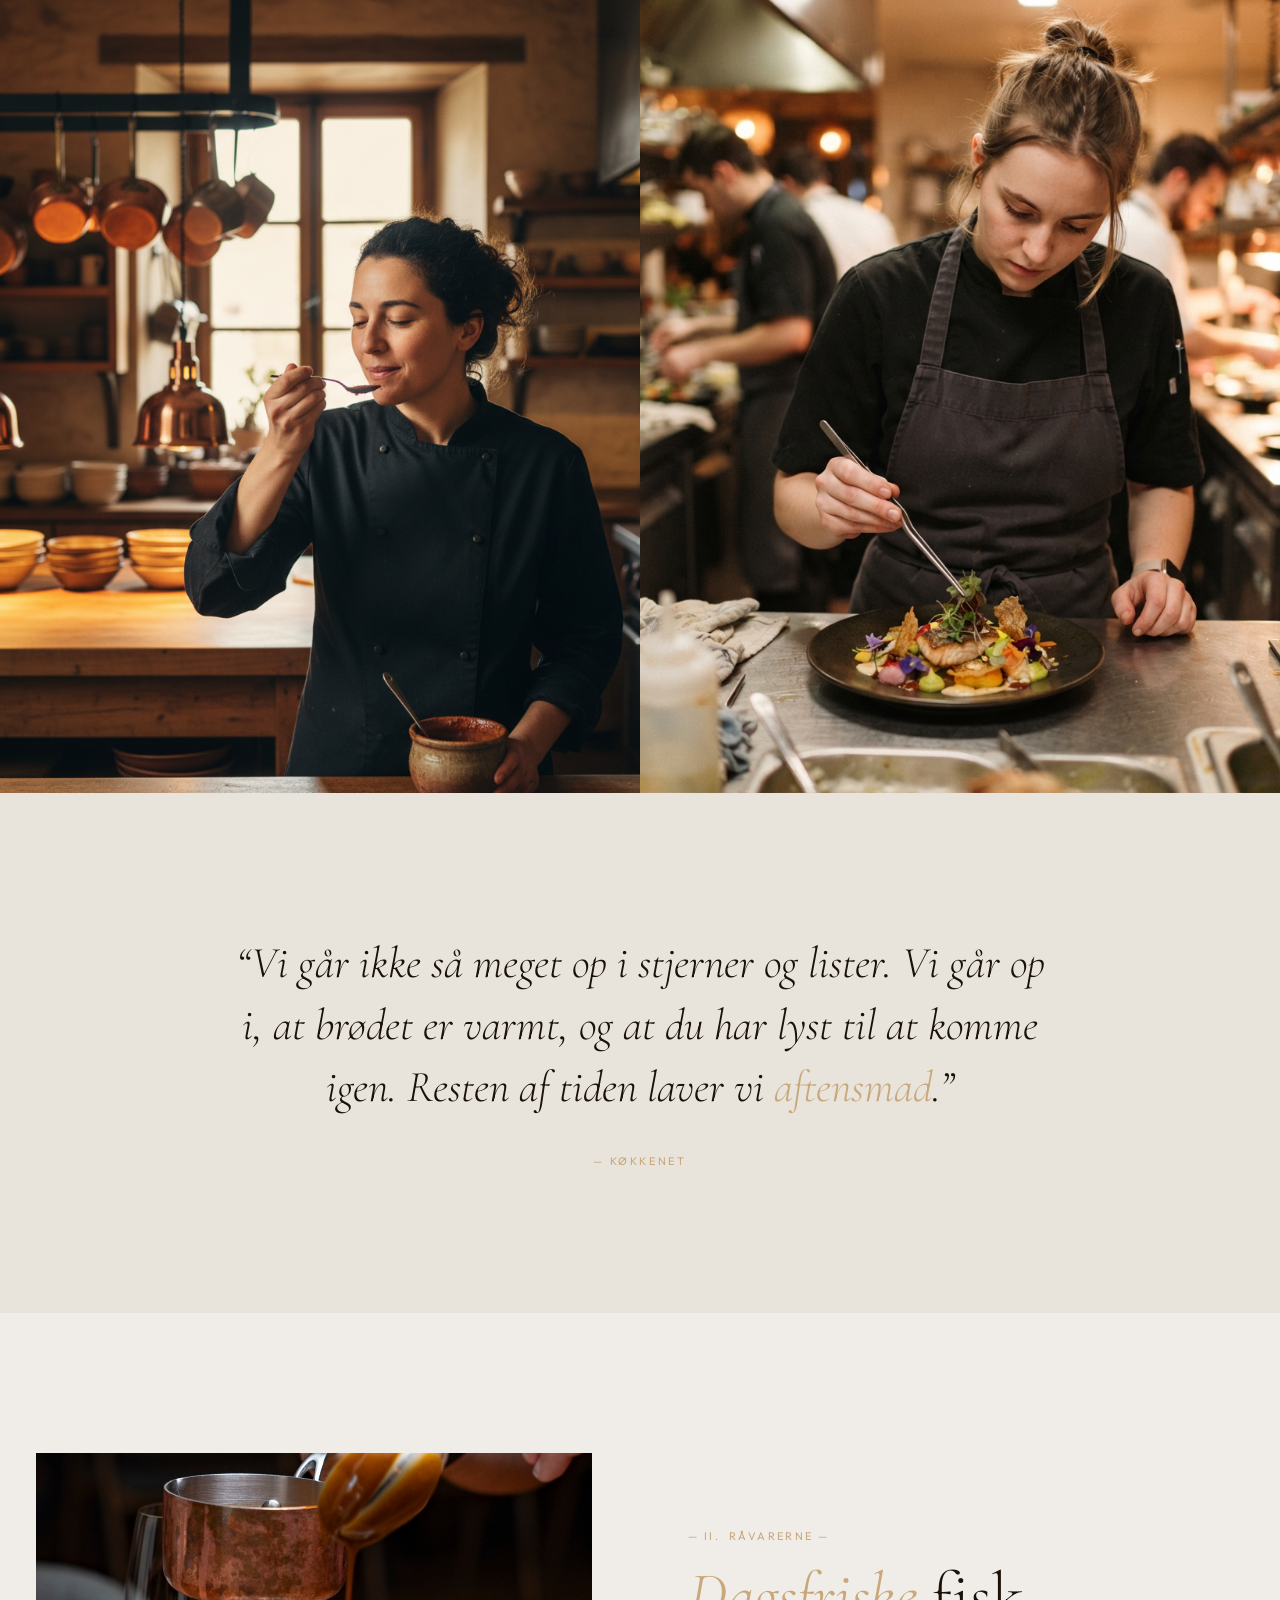
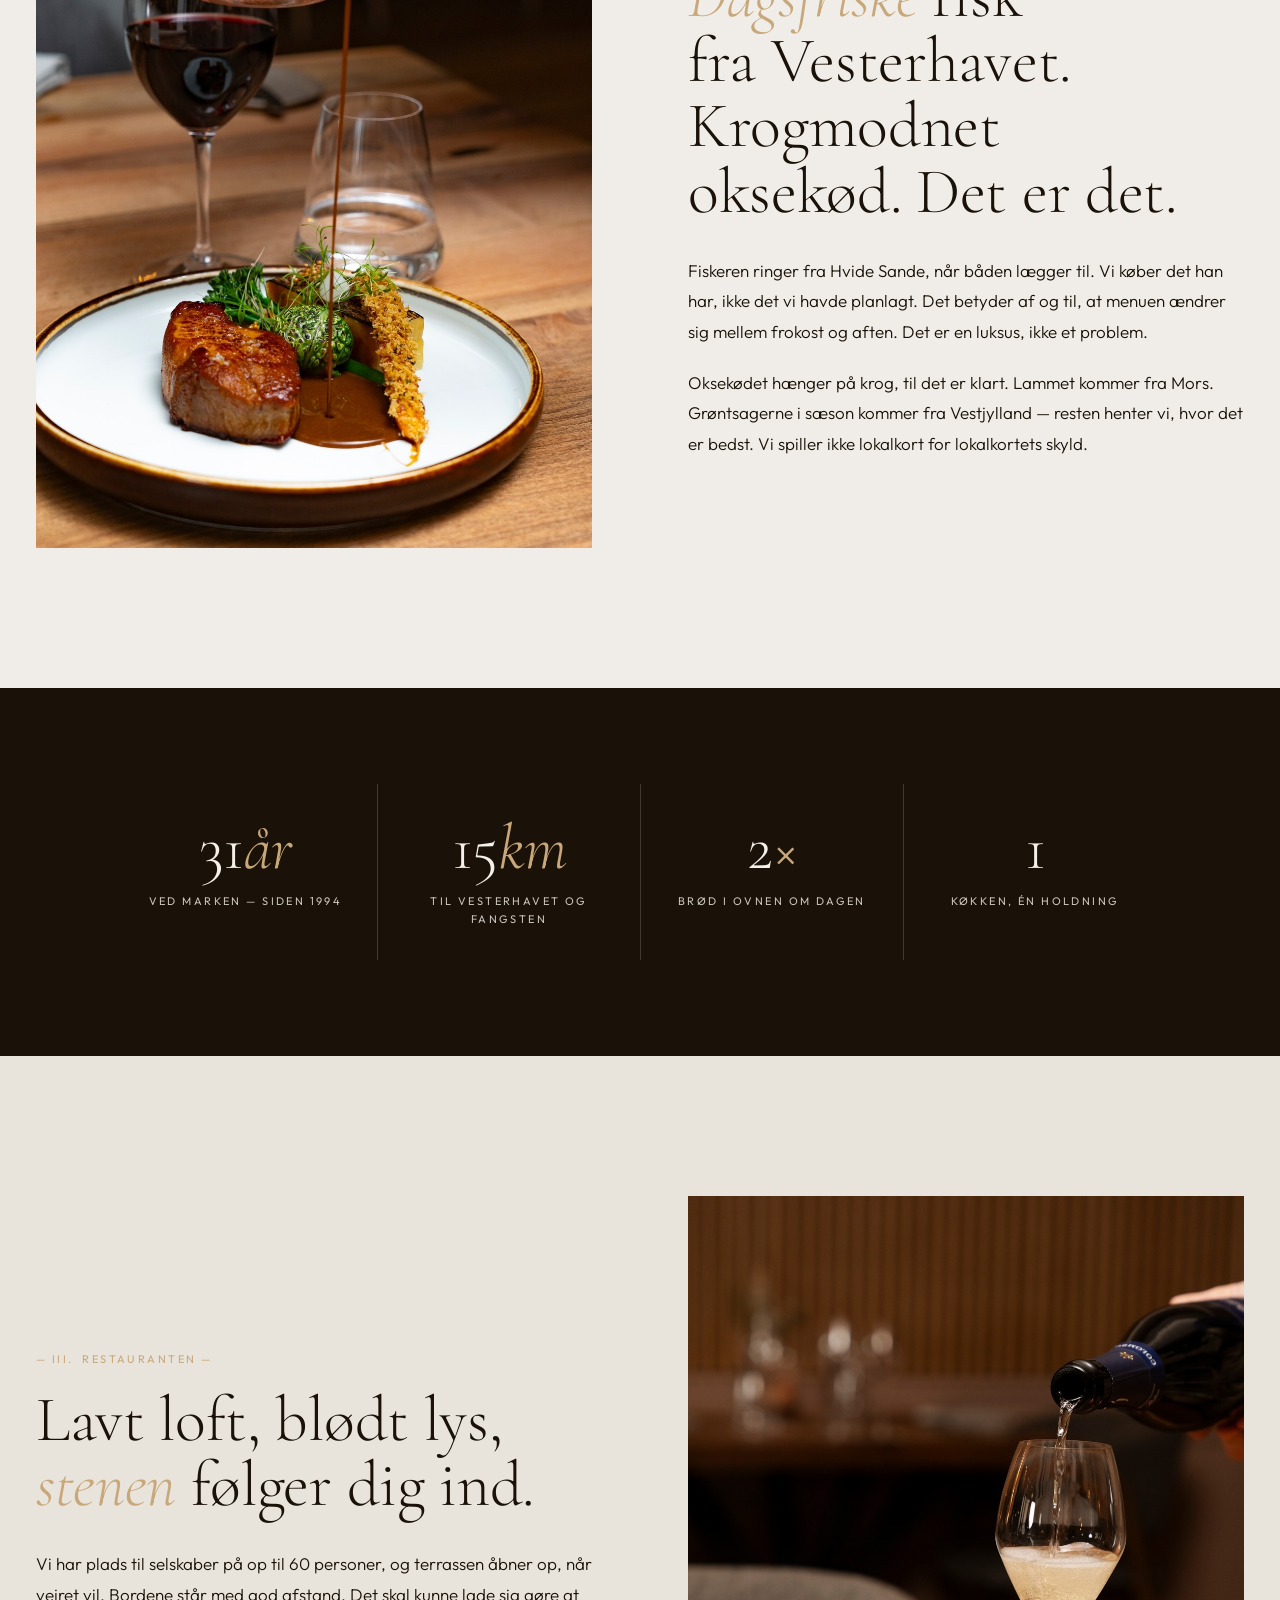
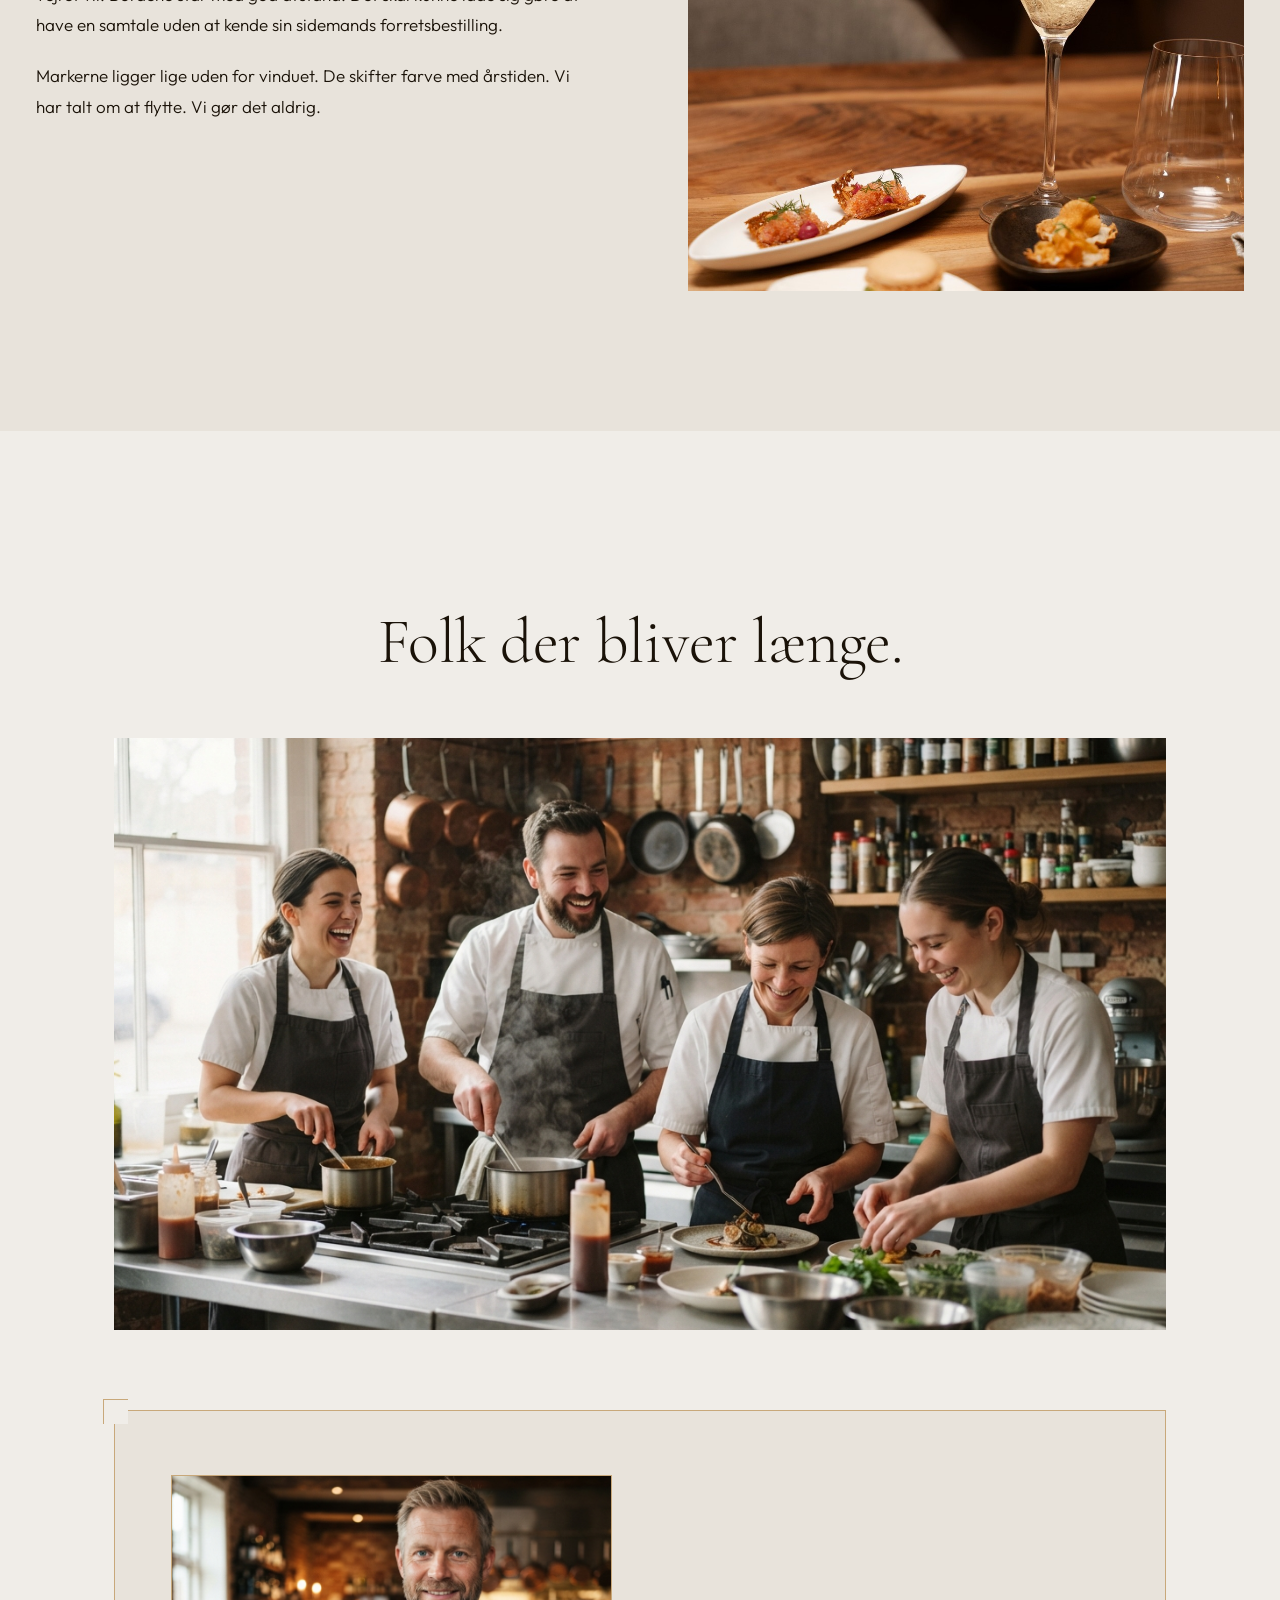
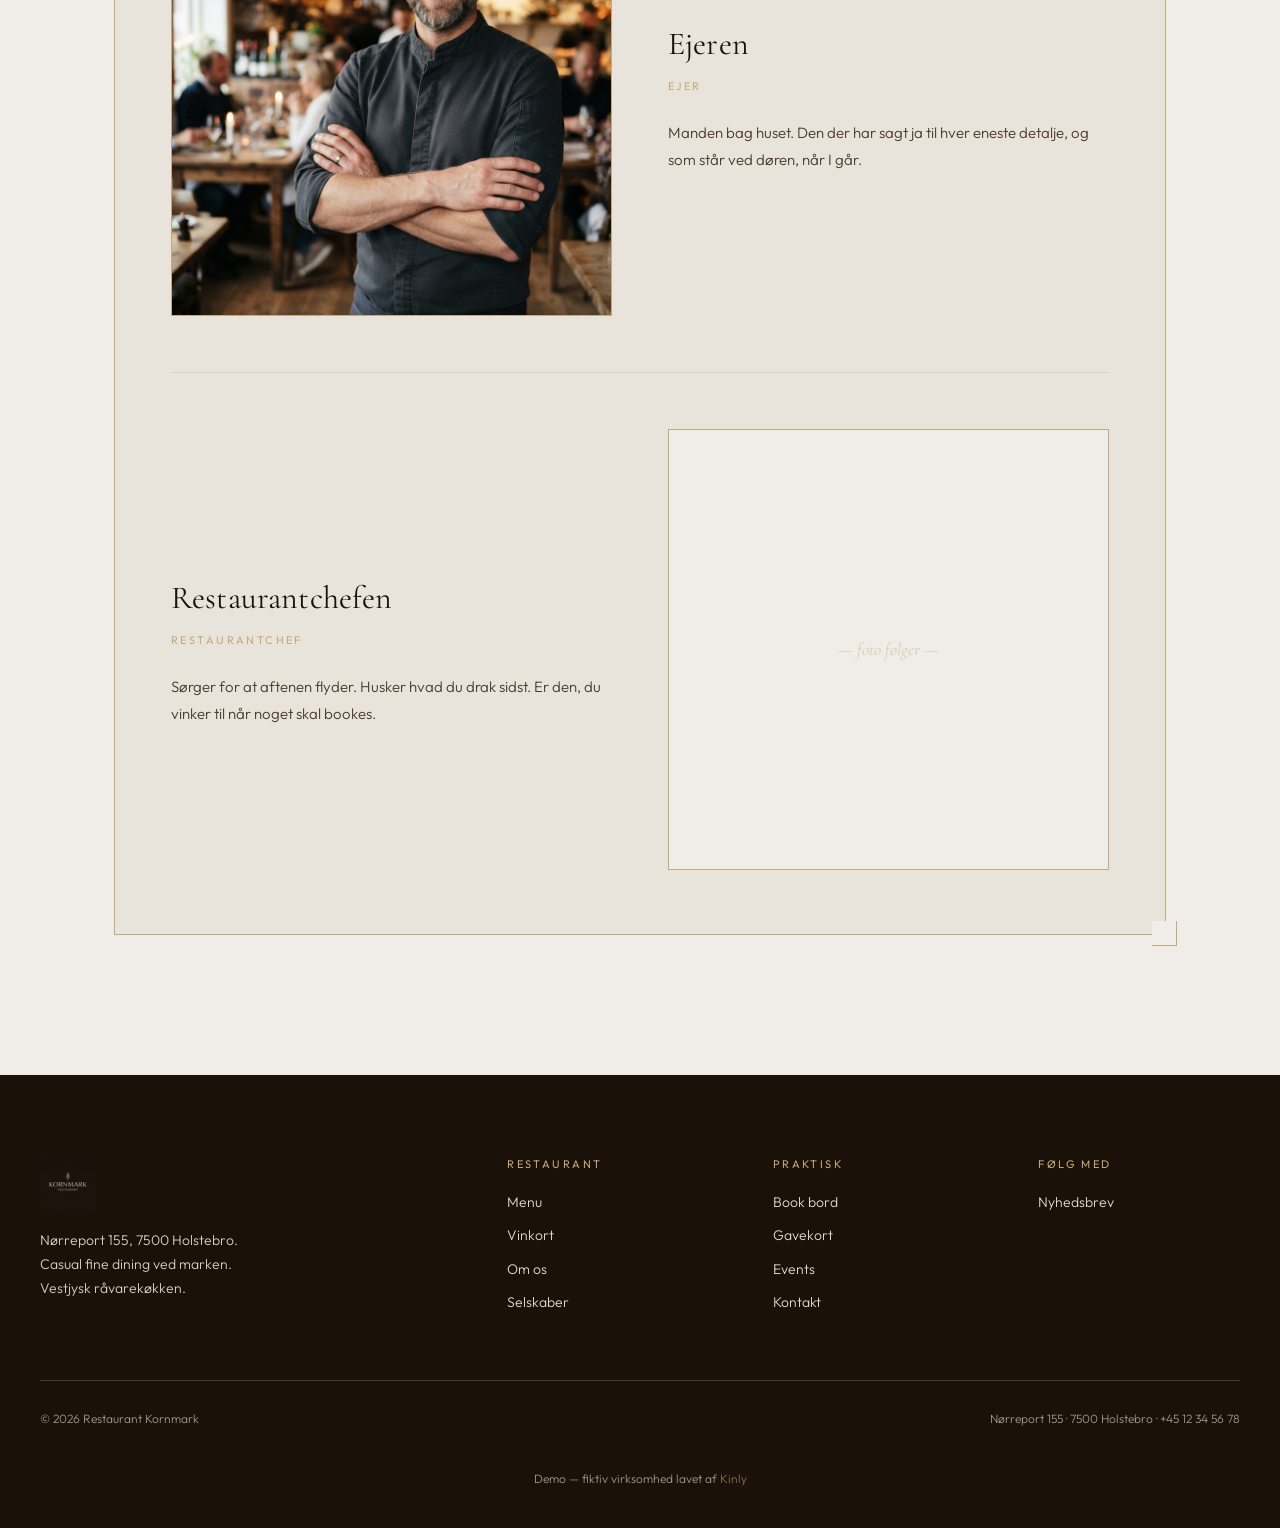
<file: om-os.html>
<!doctype html>
<html lang="da">
<head>
  <meta charset="utf-8" />
  <meta name="viewport" content="width=device-width, initial-scale=1" />
  <title>Om os — Restaurant Kornmark</title>
  <link rel="preconnect" href="https://fonts.googleapis.com">
  <link rel="preconnect" href="https://fonts.gstatic.com" crossorigin>
  <link href="https://fonts.googleapis.com/css2?family=Cormorant+Garamond:ital,wght@0,300;0,400;0,500;1,300;1,400&family=Outfit:wght@300;400;500&display=swap" rel="stylesheet">
  <link rel="stylesheet" href="styles.css">
  <link rel="stylesheet" href="extras.css">
  <style>
    .page-hero {
      padding: calc(var(--nav-h) + 80px) 24px 80px;
      text-align: center;
      background: var(--c-cream);
    }
    .page-hero .eyebrow { display: inline-block; margin-bottom: 18px; }
    .page-hero h1 {
      font-size: clamp(64px, 9vw, 140px);
      margin: 0;
      letter-spacing: -0.005em;
    }
    .page-hero h1 em { font-style: italic; color: var(--c-accent); font-weight: 300; }

    .om-section {
      padding: 140px 0;
    }
    .om-section.alt { background: var(--c-cream-warm); }
    .om-section.dark {
      background: var(--c-dark);
      color: var(--c-light-text);
    }

    .om-grid {
      max-width: 1280px;
      margin: 0 auto;
      padding: 0 36px;
      display: grid;
      grid-template-columns: 1fr 1fr;
      gap: 96px;
      align-items: center;
    }
    .om-grid.flip { direction: rtl; }
    .om-grid.flip > * { direction: ltr; }

    .om-text .eyebrow { display: inline-block; margin-bottom: 18px; }
    .om-text h2 {
      font-size: clamp(40px, 5vw, 72px);
      margin: 0 0 32px;
    }
    .om-text h2 em { font-style: italic; color: var(--c-accent); font-weight: 300; }
    .om-text p {
      font-size: 17px;
      line-height: 1.8;
      font-weight: 300;
      margin: 0 0 20px;
    }
    .om-section.dark .om-text p { opacity: 0.92; }

    .om-frame {
      aspect-ratio: 4/5;
      overflow: hidden;
      position: relative;
    }
    .om-frame img { width: 100%; height: 100%; object-fit: cover; }

    @media (max-width: 880px) {
      .om-grid, .om-grid.flip { grid-template-columns: 1fr; gap: 48px; direction: ltr; }
    }

    .pull-quote {
      max-width: 880px;
      margin: 0 auto;
      padding: 0 24px;
      text-align: center;
    }
    .pull-quote p {
      font-family: var(--f-display);
      font-style: italic;
      font-weight: 300;
      font-size: clamp(28px, 3.6vw, 44px);
      line-height: 1.4;
      margin: 0 0 28px;
    }
    .pull-quote em { color: var(--c-accent); font-style: italic; }
    .pull-quote cite {
      font-family: var(--f-body);
      font-size: 11px;
      letter-spacing: 0.24em;
      text-transform: uppercase;
      color: var(--c-accent);
      font-style: normal;
    }

    .team-strip {
      padding: 140px 24px;
      text-align: center;
      max-width: 1100px;
      margin: 0 auto;
    }
    .team-strip h2 { font-size: clamp(40px, 5vw, 64px); margin: 12px 0 64px; }
    .team-photo { aspect-ratio: 16/9; overflow: hidden; }
    .team-photo img { width: 100%; height: 100%; object-fit: cover; }

    /* Brown framed team showcase */
    .team-frame {
      max-width: 1100px;
      margin: 80px auto 0;
      padding: 64px 56px;
      border: 1px solid var(--c-accent);
      background: var(--c-cream-warm);
      position: relative;
    }
    .team-frame::before, .team-frame::after {
      content: '';
      position: absolute;
      width: 24px; height: 24px;
      border: 1px solid var(--c-accent);
    }
    .team-frame::before {
      top: -12px; left: -12px;
      border-right: none; border-bottom: none;
      background: var(--c-cream);
    }
    .team-frame::after {
      bottom: -12px; right: -12px;
      border-left: none; border-top: none;
      background: var(--c-cream);
    }
    .team-frame-grid {
      display: grid;
      grid-template-columns: 1fr 1fr;
      gap: 56px;
      align-items: center;
    }
    .team-portrait {
      aspect-ratio: 1/1;
      overflow: hidden;
      border: 1px solid var(--c-accent);
    }
    .team-portrait img { width: 100%; height: 100%; object-fit: cover; }
    .team-portrait-info {
      text-align: left;
    }
    .team-portrait-info h4 {
      font-family: var(--f-display);
      font-weight: 400;
      font-size: 32px;
      letter-spacing: 0.005em;
      margin: 0 0 6px;
      color: var(--c-ink);
    }
    .team-portrait-info .role {
      font-size: 11px;
      letter-spacing: 0.22em;
      text-transform: uppercase;
      color: var(--c-accent);
      margin-bottom: 24px;
    }
    .team-portrait-info p {
      margin: 0;
      font-size: 15px;
      color: var(--c-ink-soft);
      font-weight: 300;
      line-height: 1.8;
    }
    .team-frame-divider {
      height: 1px;
      background: var(--c-accent);
      opacity: 0.3;
      margin: 56px 0;
    }
    @media (max-width: 720px) {
      .team-frame { padding: 40px 28px; }
      .team-frame-grid { grid-template-columns: 1fr; gap: 32px; }
    }
    .team-grid {
      display: grid;
      grid-template-columns: repeat(3, 1fr);
      gap: 0;
      margin-top: 80px;
      border-top: 1px solid var(--c-rule);
    }
    .team-cell {
      padding: 40px 24px;
      border-left: 1px solid var(--c-rule);
      text-align: left;
    }
    .team-cell:first-child { border-left: none; }
    .team-cell h4 {
      font-family: var(--f-display);
      font-weight: 400;
      font-size: 22px;
      margin: 0 0 4px;
    }
    .team-cell .role {
      font-size: 11px;
      letter-spacing: 0.22em;
      text-transform: uppercase;
      color: var(--c-accent);
      margin-bottom: 18px;
    }
    .team-cell p { margin: 0; font-size: 14px; color: var(--c-ink-soft); font-weight: 300; line-height: 1.7; }
    @media (max-width: 720px) {
      .team-grid { grid-template-columns: 1fr; }
      .team-cell { border-left: none; border-top: 1px solid var(--c-rule); }
      .team-cell:first-child { border-top: none; }
    }

    .stats-row {
      max-width: 1100px;
      margin: 0 auto;
      padding: 0 24px;
      display: grid;
      grid-template-columns: repeat(4, 1fr);
      gap: 0;
    }
    .stat {
      padding: 32px 16px;
      text-align: center;
      border-left: 1px solid var(--c-rule-light);
    }
    .stat:first-child { border-left: none; }
    .stat .num {
      font-family: var(--f-display);
      font-weight: 300;
      font-size: 64px;
      line-height: 1;
      letter-spacing: -0.01em;
    }
    .stat .num em { font-style: italic; color: var(--c-accent); }
    .stat .lbl {
      margin-top: 12px;
      font-size: 11px;
      letter-spacing: 0.22em;
      text-transform: uppercase;
      opacity: 0.8;
    }
    @media (max-width: 720px) {
      .stats-row { grid-template-columns: 1fr 1fr; }
      .stat { border-left: none; border-top: 1px solid var(--c-rule-light); }
      .stat:nth-child(-n+2) { border-top: none; }
    }
  </style>
</head>
<body>

<header class="nav">
  <button class="nav-burger" aria-label="Menu"><span></span><span></span></button>
  <nav class="nav-links">
    <a class="nav-link" href="index.html">Forside</a>
    <a class="nav-link" href="menu.html">Menu &amp; Vinkort</a>
    <a class="nav-link is-active" href="om-os.html">Om os</a>
    <a class="nav-link" href="selskaber.html">Selskaber</a>
    <a class="nav-link" href="kontakt.html">Kontakt</a>
    <a class="nav-link" href="index.html#events">Events ↓</a>
    <a class="nav-link" href="index.html#gavekort">Gavekort ↓</a>
  </nav>
  <a class="nav-wordmark" href="index.html">KORNMARK</a>
  <div class="nav-right">
    <a class="btn-outline" href="https://kornmark.superbexperience.com/reserve/experience" target="_blank" rel="noopener">Book bord</a>
  </div>
</header>

<section class="page-hero" data-screen-label="01 Hero">
  <span class="eyebrow reveal">— Om os —</span>
  <h1 class="display reveal" data-delay="1" style="margin-top: 14px;">
    Maden er <em>seriøs.</em><br>Velkomsten er det ikke.
  </h1>
  <p class="reveal" data-delay="2" style="max-width: 560px; margin: 32px auto 0; font-size: 16px; color: var(--c-ink-soft); font-weight: 300; line-height: 1.85;">
    Restaurant Kornmark har ligget ved markerne i Holstebro i 31 år.
    Vestjysk råvarekøkken. Stadig samme bager om morgenen.
  </p>
</section>

<!-- KØKKENET -->
<section class="om-section">
  <div class="om-grid">
    <div class="om-text reveal">
      <span class="eyebrow">— I.&nbsp; Køkkenet —</span>
      <h2 class="display">Et hold der <em>laver mad</em>, ikke optræder.</h2>
      <p>
        Vi laver mad,
        som vi selv vil spise. Casual fine dining er et udtryk vi ikke har fundet på, men det
        passer. Ambition uden ceremoni.
      </p>
      <p>
        Vi bager vores eget brød. Hver dag. Vi laver vores fond fra bunden. Vi
        sviner ikke med kaviar bare fordi vi kan — men vi skiller os heller
        ikke af med det, hvis det giver mening. Vi bruger smør. Det er hverken
        nyt eller pænt nordisk. Det er bare bedst.
      </p>
    </div>
    <div class="om-frame reveal" data-delay="1">
      <img src="assets/kok1.jpg" alt="Kok i køkkenet" />
    </div>
  </div>
</section>

<!-- Image break: pair -->
<section class="reveal" style="padding: 0;">
  <div class="pair">
    <div class="pair-frame"><img src="assets/kok3.jpg" alt="Tilberedning af østers" /></div>
    <div class="pair-frame"><img src="assets/kok2.jpg" alt="Kok i køkkenet" /></div>
  </div>
</section>

<!-- Pull quote -->
<section style="padding: 140px 24px; background: var(--c-cream-warm);">
  <div class="pull-quote reveal">
    <p>“Vi går ikke så meget op i stjerner og lister. Vi går op i, at brødet er varmt, og at du har lyst til at komme igen. Resten af tiden laver vi <em>aftensmad</em>.”</p>
    <cite>— Køkkenet</cite>
  </div>
</section>

<!-- RÅVARERNE -->
<section class="om-section">
  <div class="om-grid flip">
    <div class="om-text reveal">
      <span class="eyebrow">— II.&nbsp; Råvarerne —</span>
      <h2 class="display"><em>Dagsfriske</em> fisk fra Vesterhavet. Krogmodnet oksekød. Det er det.</h2>
      <p>
        Fiskeren ringer fra Hvide Sande, når båden lægger til. Vi køber det
        han har, ikke det vi havde planlagt. Det betyder af og til, at menuen
        ændrer sig mellem frokost og aften. Det er en luksus, ikke et problem.
      </p>
      <p>
        Oksekødet hænger på krog, til det er klart. Lammet kommer fra Mors.
        Grøntsagerne i sæson kommer fra Vestjylland —
        resten henter vi, hvor det er bedst. Vi spiller ikke lokalkort for
        lokalkortets skyld.
      </p>
    </div>
    <div class="om-frame reveal" data-delay="1">
      <img src="assets/madogvin.jpg" alt="Råvarer på bordet" />
    </div>
  </div>
</section>

<!-- STATS BLOCK on dark -->
<section class="om-section dark" data-tone="dark" style="padding: 96px 0;">
  <div class="stats-row">
    <div class="stat reveal">
      <div class="num">31<em>år</em></div>
      <div class="lbl">ved marken — siden 1994</div>
    </div>
    <div class="stat reveal" data-delay="1">
      <div class="num">15<em>km</em></div>
      <div class="lbl">til Vesterhavet og fangsten</div>
    </div>
    <div class="stat reveal" data-delay="2">
      <div class="num">2<em>×</em></div>
      <div class="lbl">brød i ovnen om dagen</div>
    </div>
    <div class="stat reveal" data-delay="3">
      <div class="num">1</div>
      <div class="lbl">køkken, én holdning</div>
    </div>
  </div>
</section>

<!-- RESTAURANTEN -->
<section class="om-section alt">
  <div class="om-grid">
    <div class="om-text reveal">
      <span class="eyebrow">— III.&nbsp; Restauranten —</span>
      <h2 class="display">Lavt loft, blødt lys, <em>stenen</em> følger dig ind.</h2>
      <p>
        Vi har plads til selskaber på op til 60 personer, og terrassen åbner op,
        når vejret vil. Bordene står med god afstand. Det skal kunne lade sig
        gøre at have en samtale uden at kende sin sidemands forretsbestilling.
      </p>
      <p>
        Markerne ligger lige uden for vinduet. De skifter farve med årstiden.
        Vi har talt om at flytte. Vi gør det aldrig.
      </p>
    </div>
    <div class="om-frame reveal" data-delay="1">
      <img src="assets/champagne.jpg" alt="Vin og glas" />
    </div>
  </div>
</section>

<!-- TEAM STRIP -->
<section class="team-strip">
  <span class="eyebrow reveal">— Holdet —</span>
  <h2 class="display reveal" data-delay="1">Folk der bliver længe.</h2>

  <div class="team-photo reveal" data-delay="2">
    <img src="assets/team.jpg" alt="Holdet på Restaurant Kornmark" />
  </div>

  <div class="team-frame reveal" data-delay="3">
    <div class="team-frame-grid">
      <div class="team-portrait">
        <img src="assets/chefkok.jpg" alt="Ejeren" />
      </div>
      <div class="team-portrait-info">
        <h4>Ejeren</h4>
        <div class="role">Ejer</div>
        <p>Manden bag huset. Den der har sagt ja til hver eneste detalje, og som står ved døren, når I går.</p>
      </div>
    </div>

    <div class="team-frame-divider"></div>

    <div class="team-frame-grid">
      <div class="team-portrait-info">
        <h4>Restaurantchefen</h4>
        <div class="role">Restaurantchef</div>
        <p>Sørger for at aftenen flyder. Husker hvad du drak sidst. Er den, du vinker til når noget skal bookes.</p>
      </div>
      <div class="team-portrait" style="background: var(--c-cream); display: flex; align-items: center; justify-content: center;">
        <span style="font-family: var(--f-display); font-style: italic; color: var(--c-accent); opacity: 0.5; font-size: 18px;">— foto følger —</span>
      </div>
    </div>
  </div>
</section>

<!-- Footer -->
<footer class="footer" data-tone="dark">
  <div class="footer-grid">
    <div>
      <img src="assets/logo-white.png" alt="Restaurant Kornmark" style="height: 56px; width: auto; margin-bottom: 18px; opacity: 0.95;" />
      <p style="font-size: 14px; max-width: 360px; opacity: 0.85; font-weight: 300; line-height: 1.7;">
        Nørreport 155, 7500 Holstebro.<br>
        Casual fine dining ved marken.<br>
        Vestjysk råvarekøkken.
      </p>
    </div>
    <div>
      <h4>Restaurant</h4>
      <ul>
        <li><a href="menu.html">Menu</a></li>
        <li><a href="menu.html#vin">Vinkort</a></li>
        <li><a href="om-os.html">Om os</a></li>
        <li><a href="selskaber.html">Selskaber</a></li>
      </ul>
    </div>
    <div>
      <h4>Praktisk</h4>
      <ul>
        <li><a href="https://kornmark.superbexperience.com/reserve/experience" target="_blank" rel="noopener">Book bord</a></li>
        <li><a href="https://giftcard.superbexperience.com/kornmark" target="_blank" rel="noopener">Gavekort</a></li>
        <li><a href="index.html#events">Events</a></li>
        <li><a href="kontakt.html">Kontakt</a></li>
      </ul>
    </div>
    <div>
      <h4>Følg med</h4>
      <ul>
        <li><a href="#">Nyhedsbrev</a></li>
      </ul>
    </div>
  </div>
  <div class="footer-base">
    <span>© 2026 Restaurant Kornmark</span>
    <span>Nørreport 155 · 7500 Holstebro · +45 12 34 56 78</span>
  </div>
  <div class="footer-base" style="justify-content: center; margin-top: 12px;">
    <span>Demo — fiktiv virksomhed lavet af <a href="https://kinly.dk" target="_blank" rel="noopener" style="color: var(--c-accent);">Kinly</a></span>
  </div>
</footer>

<script src="site.js"></script>
<script src="tweaks.js"></script>
</body>
</html>
</file>
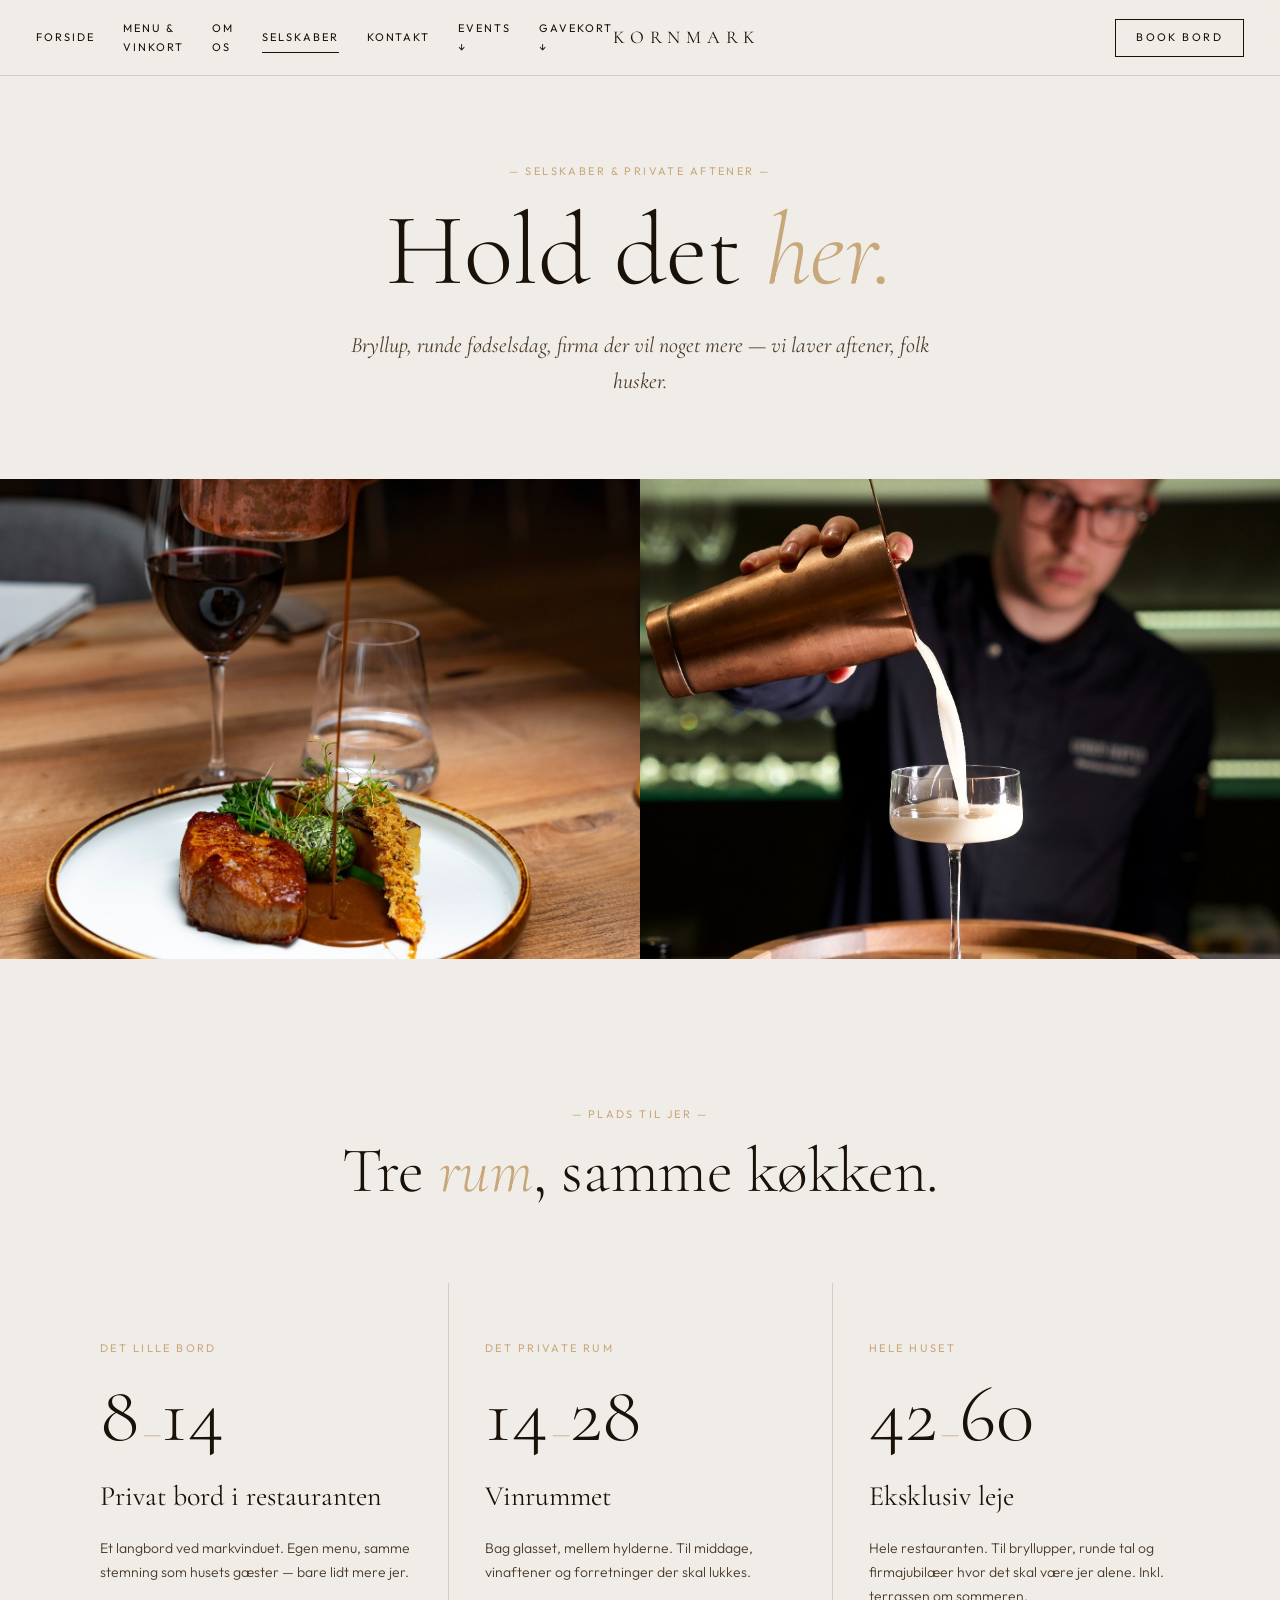
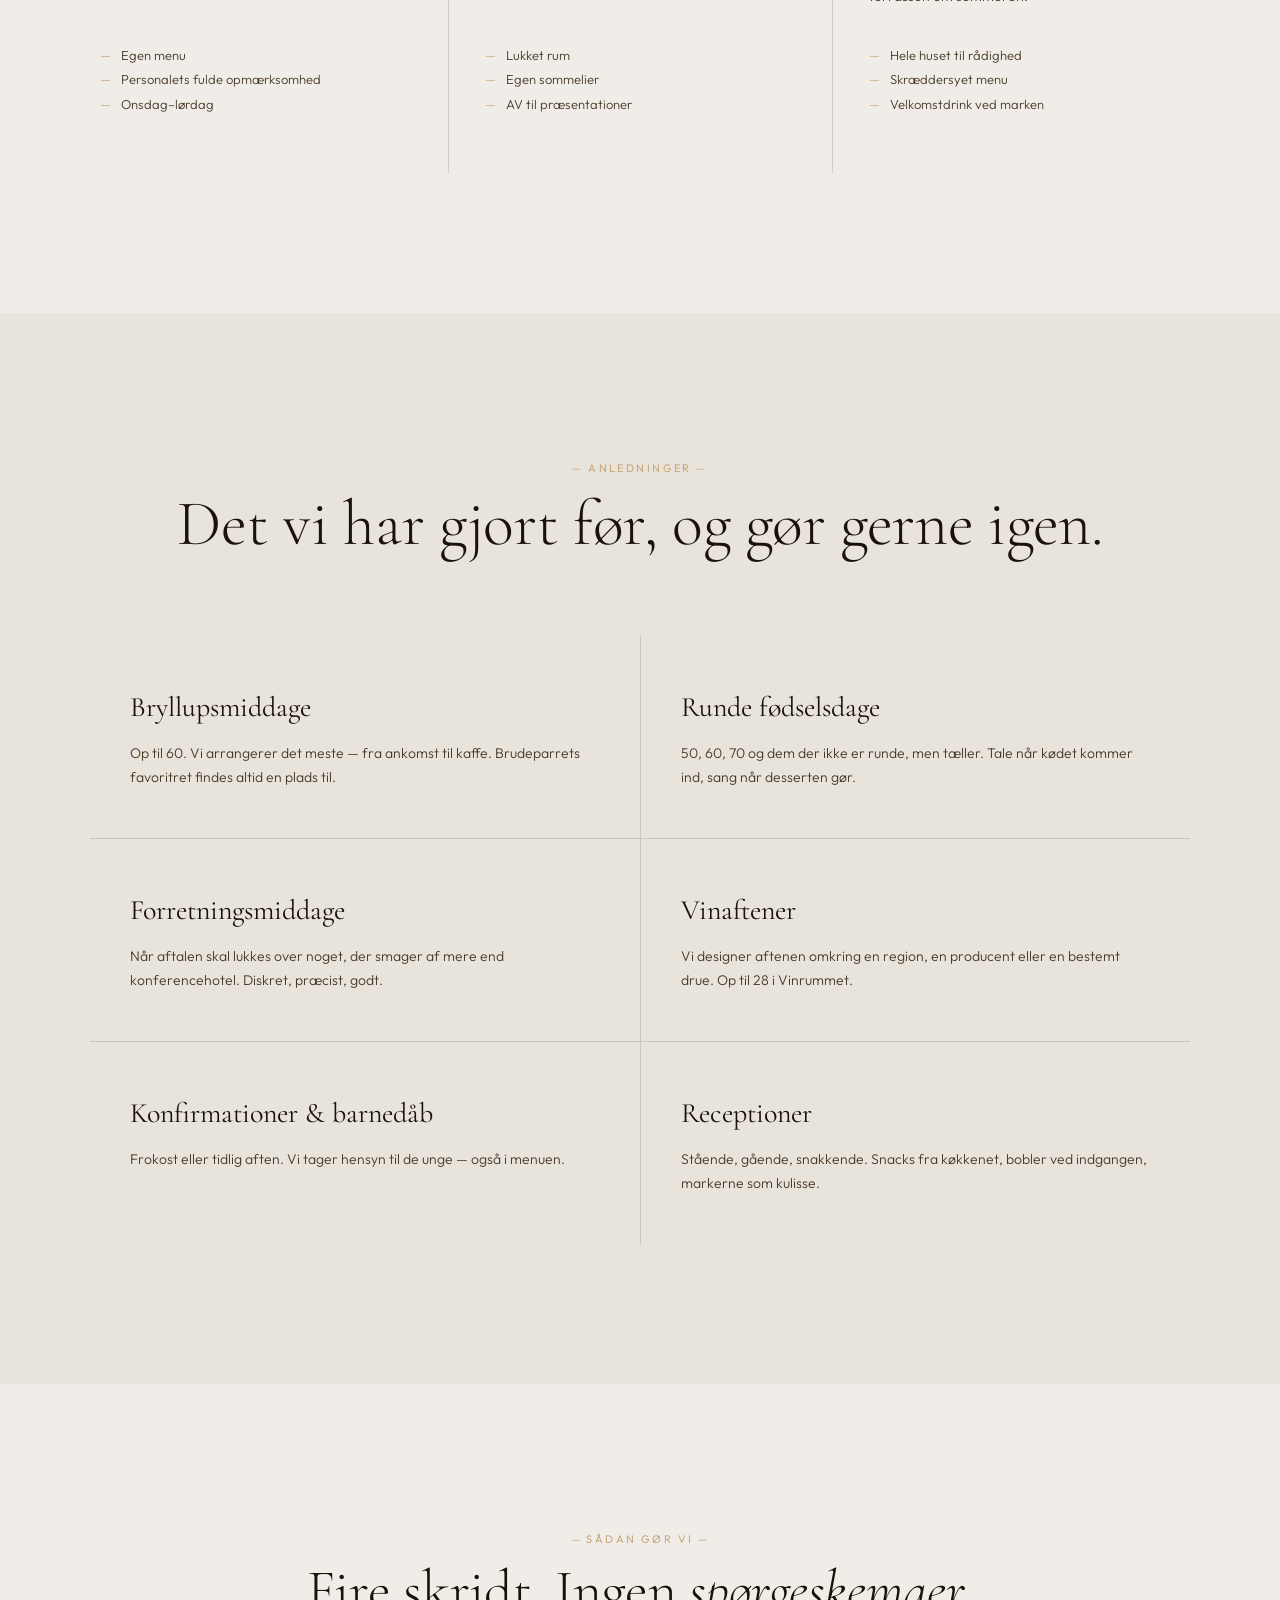
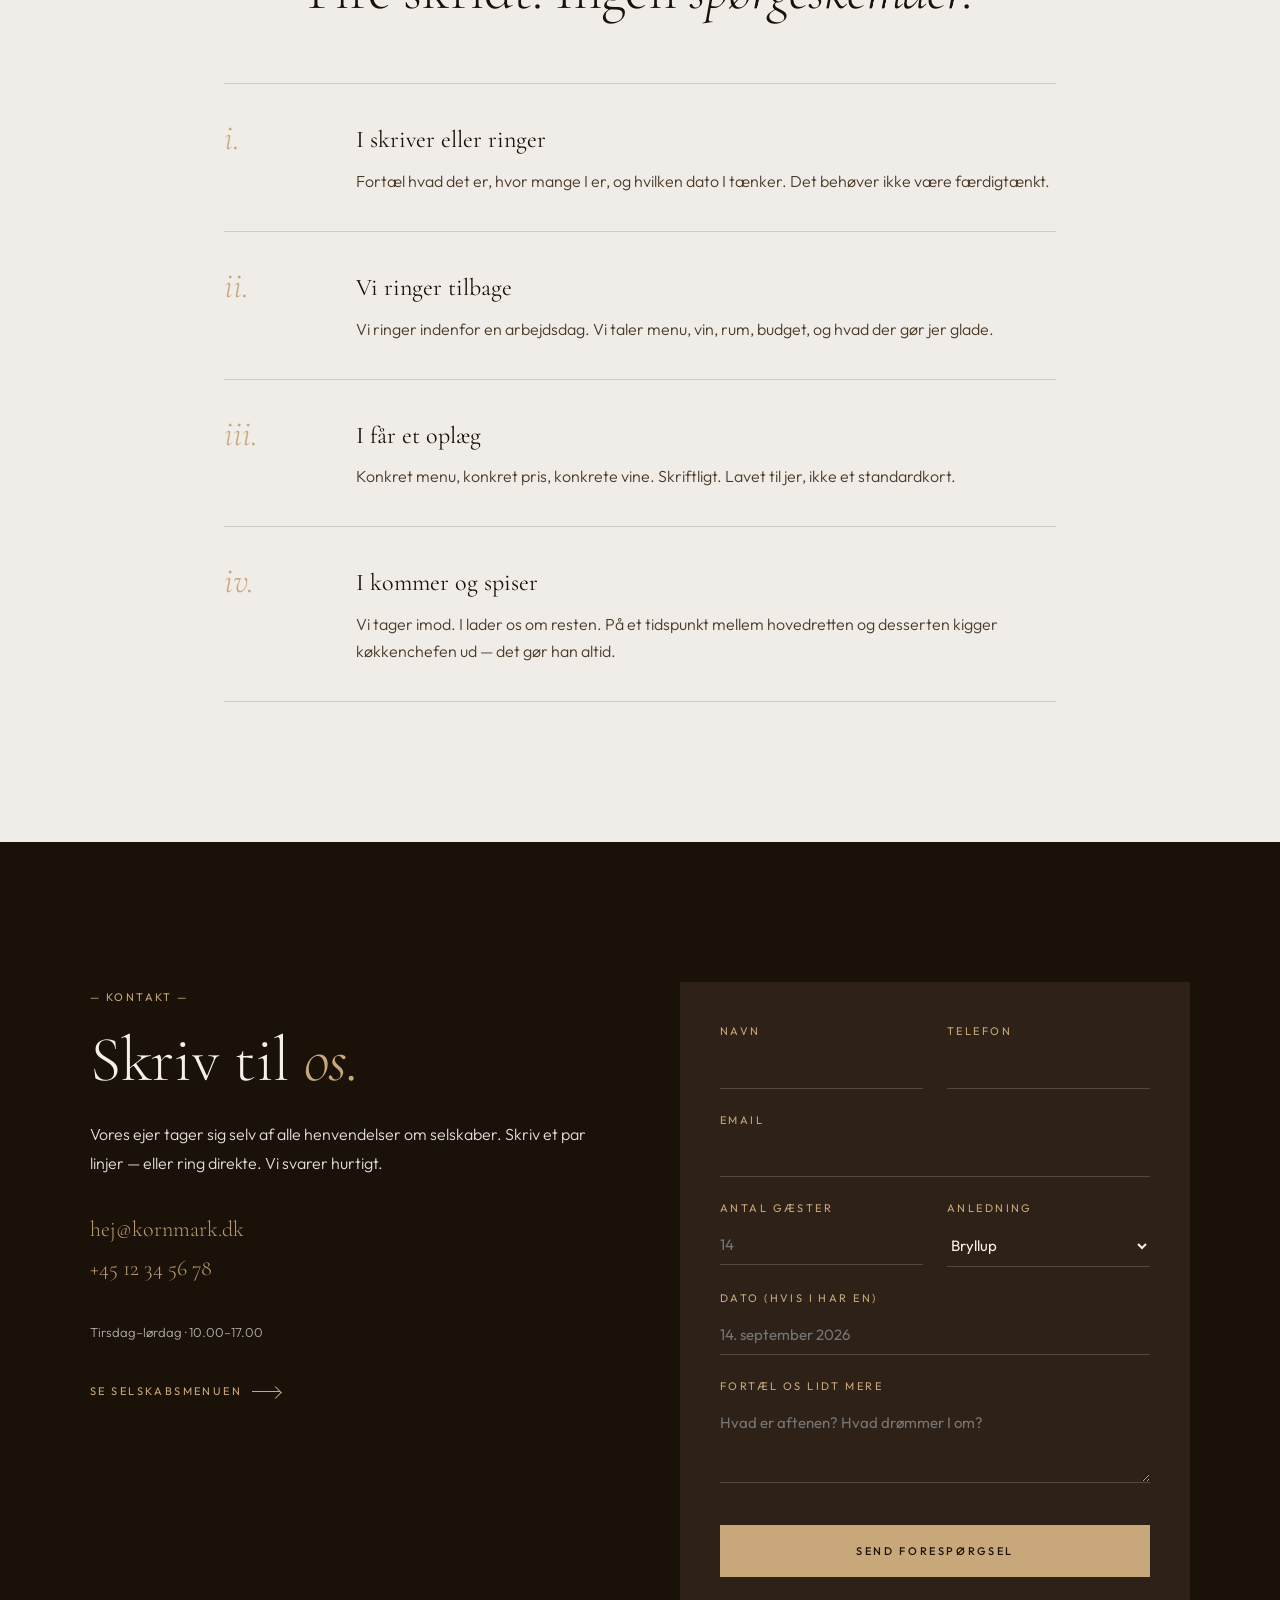
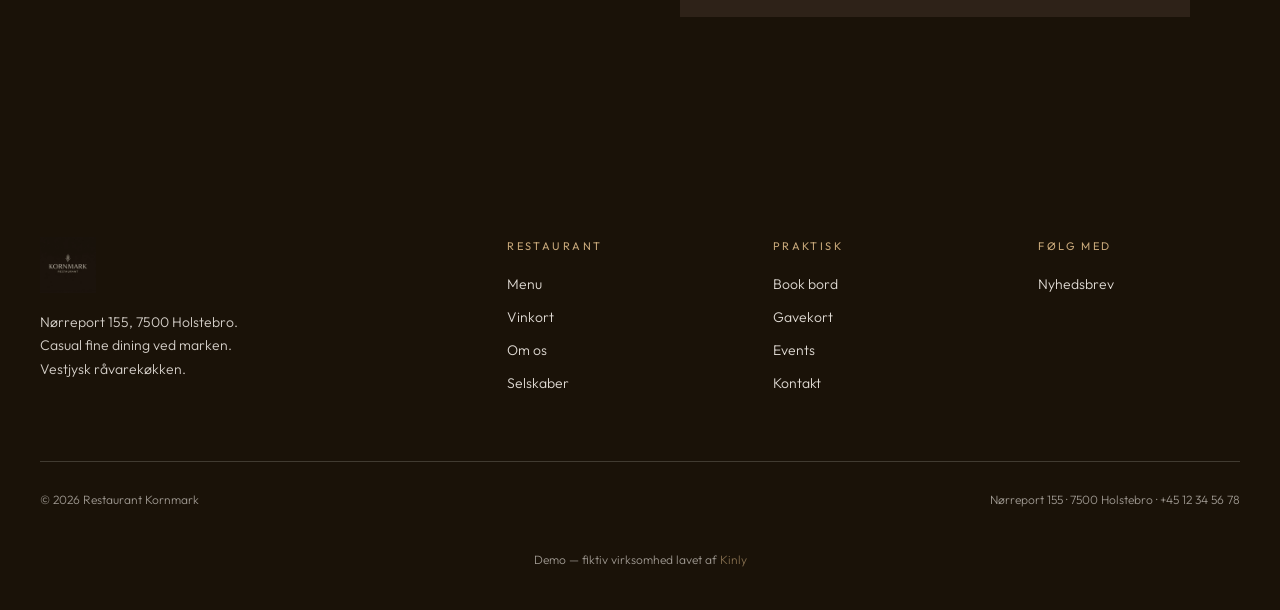
<file: selskaber.html>
<!doctype html>
<html lang="da">
<head>
  <meta charset="utf-8" />
  <meta name="viewport" content="width=device-width, initial-scale=1" />
  <title>Selskaber — Restaurant Kornmark</title>
  <link rel="preconnect" href="https://fonts.googleapis.com">
  <link rel="preconnect" href="https://fonts.gstatic.com" crossorigin>
  <link href="https://fonts.googleapis.com/css2?family=Cormorant+Garamond:ital,wght@0,300;0,400;0,500;1,300;1,400&family=Outfit:wght@300;400;500&display=swap" rel="stylesheet">
  <link rel="stylesheet" href="styles.css">
  <link rel="stylesheet" href="extras.css">
  <style>
    .page-hero {
      padding: calc(var(--nav-h) + 80px) 24px 80px;
      text-align: center;
      background: var(--c-cream);
    }
    .page-hero .eyebrow { display: inline-block; margin-bottom: 18px; }
    .page-hero h1 {
      font-size: clamp(56px, 8vw, 120px);
      margin: 0 0 24px;
      letter-spacing: -0.005em;
    }
    .page-hero h1 em { font-style: italic; color: var(--c-accent); }
    .page-hero .lede {
      font-family: var(--f-display);
      font-style: italic;
      font-size: 22px;
      color: var(--c-ink-soft);
      max-width: 600px;
      margin: 0 auto;
    }

    .image-pair-wide {
      display: grid;
      grid-template-columns: 1fr 1fr;
    }
    .image-pair-wide .pair-frame { aspect-ratio: 4/3; overflow: hidden; }
    .image-pair-wide img { width: 100%; height: 100%; object-fit: cover; }
    @media (max-width: 720px) { .image-pair-wide { grid-template-columns: 1fr; } }

    /* Capacity cards */
    .capacity {
      padding: 140px 24px;
      max-width: 1200px;
      margin: 0 auto;
    }
    .capacity-head { text-align: center; margin-bottom: 80px; }
    .capacity-head h2 { font-size: clamp(40px, 5vw, 64px); margin: 12px 0 0; }
    .capacity-head h2 em { font-style: italic; color: var(--c-accent); }

    .capacity-grid {
      display: grid;
      grid-template-columns: repeat(3, 1fr);
      gap: 0;
    }
    .cap-card {
      padding: 56px 36px;
      border-left: 1px solid var(--c-rule);
      display: grid;
      grid-template-rows: auto auto auto 1fr auto;
      gap: 18px;
    }
    .cap-card:first-child { border-left: none; }
    .cap-card .cap-num {
      font-family: var(--f-display);
      font-weight: 300;
      font-size: 80px;
      line-height: 1;
    }
    .cap-card .cap-num em {
      font-style: italic;
      color: var(--c-accent);
      font-size: 22px;
      margin-left: 4px;
    }
    .cap-card h3 {
      font-family: var(--f-display);
      font-weight: 400;
      font-size: 28px;
      margin: 0;
    }
    .cap-card .lbl {
      font-size: 11px;
      letter-spacing: 0.22em;
      text-transform: uppercase;
      color: var(--c-accent);
    }
    .cap-card p { margin: 0; font-size: 14px; line-height: 1.7; color: var(--c-ink-soft); font-weight: 300; }
    .cap-card ul {
      list-style: none;
      padding: 0;
      margin: 16px 0 0;
      font-size: 13px;
      color: var(--c-ink-soft);
      font-weight: 300;
      line-height: 1.9;
    }
    .cap-card ul li::before {
      content: "—";
      color: var(--c-accent);
      margin-right: 10px;
    }
    @media (max-width: 880px) {
      .capacity-grid { grid-template-columns: 1fr; }
      .cap-card { border-left: none; border-top: 1px solid var(--c-rule); }
      .cap-card:first-child { border-top: none; }
    }

    /* Occasions */
    .occasions {
      background: var(--c-cream-warm);
      padding: 140px 24px;
    }
    .occasions-inner { max-width: 1100px; margin: 0 auto; }
    .occasions-head { text-align: center; margin-bottom: 80px; }
    .occasions-head h2 { font-size: clamp(40px, 5vw, 64px); margin: 12px 0 0; }
    .occasions-grid {
      display: grid;
      grid-template-columns: repeat(2, 1fr);
      gap: 1px;
      background: var(--c-rule);
    }
    .occ {
      background: var(--c-cream-warm);
      padding: 48px 40px;
    }
    .occ h3 {
      font-family: var(--f-display);
      font-weight: 400;
      font-size: 28px;
      margin: 0 0 12px;
    }
    .occ p { margin: 0; font-size: 14px; color: var(--c-ink-soft); line-height: 1.7; font-weight: 300; }
    @media (max-width: 720px) { .occasions-grid { grid-template-columns: 1fr; } }

    /* Process timeline */
    .process {
      padding: 140px 24px;
      max-width: 880px;
      margin: 0 auto;
    }
    .process-head { text-align: center; margin-bottom: 64px; }
    .process-head h2 { font-size: clamp(40px, 5vw, 56px); margin: 12px 0 0; }

    .step {
      display: grid;
      grid-template-columns: 100px 1fr;
      gap: 32px;
      padding: 36px 0;
      border-top: 1px solid var(--c-rule);
    }
    .step:last-child { border-bottom: 1px solid var(--c-rule); }
    .step .nr {
      font-family: var(--f-display);
      font-weight: 300;
      font-style: italic;
      font-size: 36px;
      color: var(--c-accent);
      line-height: 1;
    }
    .step h4 {
      font-family: var(--f-display);
      font-weight: 400;
      font-size: 24px;
      margin: 0 0 8px;
    }
    .step p { margin: 0; color: var(--c-ink-soft); font-weight: 300; line-height: 1.7; }

    /* Contact CTA */
    .selsk-cta {
      background: var(--c-dark);
      color: var(--c-light-text);
      padding: 140px 24px;
    }
    .selsk-cta-inner {
      max-width: 1100px;
      margin: 0 auto;
      display: grid;
      grid-template-columns: 1fr 1fr;
      gap: 80px;
      align-items: start;
    }
    .selsk-cta h2 {
      font-size: clamp(40px, 5vw, 72px);
      margin: 18px 0 28px;
    }
    .selsk-cta h2 em { font-style: italic; color: var(--c-accent); }
    .selsk-cta p { font-weight: 300; line-height: 1.8; margin: 0 0 24px; opacity: 0.92; }

    .form-grid {
      background: var(--c-mid);
      padding: 40px;
    }
    .form-row { margin-bottom: 22px; }
    .form-row label {
      display: block;
      font-size: 11px;
      letter-spacing: 0.22em;
      text-transform: uppercase;
      color: var(--c-accent);
      margin-bottom: 8px;
    }
    .form-row input, .form-row textarea, .form-row select {
      width: 100%;
      background: transparent;
      border: none;
      border-bottom: 1px solid var(--c-rule-light);
      color: var(--c-light-text);
      padding: 10px 0;
      font-family: var(--f-body);
      font-size: 15px;
      transition: border-color var(--t-fast);
    }
    .form-row input:focus, .form-row textarea:focus, .form-row select:focus {
      outline: none;
      border-bottom-color: var(--c-accent);
    }
    .form-row textarea { min-height: 80px; resize: vertical; }
    .form-pair {
      display: grid;
      grid-template-columns: 1fr 1fr;
      gap: 24px;
    }
    .form-grid .btn-solid { width: 100%; margin-top: 12px; }
    @media (max-width: 880px) {
      .selsk-cta-inner { grid-template-columns: 1fr; gap: 56px; }
      .form-pair { grid-template-columns: 1fr; }
    }

    /* Direct contact panel */
    .direct {
      max-width: 1100px;
      margin: 0 auto;
      padding: 80px 24px;
      display: grid;
      grid-template-columns: repeat(3, 1fr);
      gap: 0;
      text-align: center;
    }
    .direct > div { padding: 24px; border-left: 1px solid var(--c-rule); }
    .direct > div:first-child { border-left: none; }
    .direct h4 { font-size: 11px; letter-spacing: 0.22em; text-transform: uppercase; color: var(--c-accent); margin: 0 0 14px; font-weight: 400; }
    .direct p { margin: 0; font-family: var(--f-display); font-size: 22px; font-weight: 400; }
    @media (max-width: 720px) {
      .direct { grid-template-columns: 1fr; }
      .direct > div { border-left: none; border-top: 1px solid var(--c-rule); }
      .direct > div:first-child { border-top: none; }
    }
  </style>
</head>
<body>

<header class="nav">
  <button class="nav-burger" aria-label="Menu"><span></span><span></span></button>
  <nav class="nav-links">
    <a class="nav-link" href="index.html">Forside</a>
    <a class="nav-link" href="menu.html">Menu &amp; Vinkort</a>
    <a class="nav-link" href="om-os.html">Om os</a>
    <a class="nav-link is-active" href="selskaber.html">Selskaber</a>
    <a class="nav-link" href="kontakt.html">Kontakt</a>
    <a class="nav-link" href="index.html#events">Events ↓</a>
    <a class="nav-link" href="index.html#gavekort">Gavekort ↓</a>
  </nav>
  <a class="nav-wordmark" href="index.html">KORNMARK</a>
  <div class="nav-right">
    <a class="btn-outline" href="#kontakt">Book bord</a>
  </div>
</header>

<section class="page-hero" data-screen-label="01 Hero">
  <span class="eyebrow reveal">— Selskaber &amp; private aftener —</span>
  <h1 class="display reveal" data-delay="1">
    Hold det <em>her.</em>
  </h1>
  <p class="lede reveal" data-delay="2">
    Bryllup, runde fødselsdag, firma der vil noget mere — vi laver aftener, folk husker.
  </p>
</section>

<!-- Image pair -->
<section class="reveal" style="padding: 0;">
  <div class="image-pair-wide">
    <div class="pair-frame"><img src="assets/madogvin.jpg" alt="Selskab ved bordet" /></div>
    <div class="pair-frame"><img src="assets/drinks.jpg" alt="Bartender hælder cocktail op" /></div>
  </div>
</section>

<!-- CAPACITY -->
<section class="capacity">
  <div class="capacity-head reveal">
    <span class="eyebrow">— Plads til jer —</span>
    <h2 class="display">Tre <em>rum</em>, samme køkken.</h2>
  </div>

  <div class="capacity-grid">
    <article class="cap-card reveal">
      <div class="lbl">Det lille bord</div>
      <div class="cap-num">8<em>—</em>14</div>
      <h3>Privat bord i restauranten</h3>
      <p>Et langbord ved markvinduet. Egen menu, samme stemning som husets gæster — bare lidt mere jer.</p>
      <ul>
        <li>Egen menu</li>
        <li>Personalets fulde opmærksomhed</li>
        <li>Onsdag–lørdag</li>
      </ul>
    </article>
    <article class="cap-card reveal" data-delay="1">
      <div class="lbl">Det private rum</div>
      <div class="cap-num">14<em>—</em>28</div>
      <h3>Vinrummet</h3>
      <p>Bag glasset, mellem hylderne. Til middage, vinaftener og forretninger der skal lukkes.</p>
      <ul>
        <li>Lukket rum</li>
        <li>Egen sommelier</li>
        <li>AV til præsentationer</li>
      </ul>
    </article>
    <article class="cap-card reveal" data-delay="2">
      <div class="lbl">Hele huset</div>
      <div class="cap-num">42<em>—</em>60</div>
      <h3>Eksklusiv leje</h3>
      <p>Hele restauranten. Til bryllupper, runde tal og firmajubilæer hvor det skal være jer alene. Inkl. terrassen om sommeren.</p>
      <ul>
        <li>Hele huset til rådighed</li>
        <li>Skræddersyet menu</li>
        <li>Velkomstdrink ved marken</li>
      </ul>
    </article>
  </div>
</section>

<!-- OCCASIONS -->
<section class="occasions">
  <div class="occasions-inner">
    <div class="occasions-head reveal">
      <span class="eyebrow">— Anledninger —</span>
      <h2 class="display">Det vi har gjort før, og gør gerne igen.</h2>
    </div>

    <div class="occasions-grid">
      <div class="occ reveal">
        <h3>Bryllupsmiddage</h3>
        <p>Op til 60. Vi arrangerer det meste — fra ankomst til kaffe. Brudeparrets favoritret findes altid en plads til.</p>
      </div>
      <div class="occ reveal" data-delay="1">
        <h3>Runde fødselsdage</h3>
        <p>50, 60, 70 og dem der ikke er runde, men tæller. Tale når kødet kommer ind, sang når desserten gør.</p>
      </div>
      <div class="occ reveal">
        <h3>Forretningsmiddage</h3>
        <p>Når aftalen skal lukkes over noget, der smager af mere end konferencehotel. Diskret, præcist, godt.</p>
      </div>
      <div class="occ reveal" data-delay="1">
        <h3>Vinaftener</h3>
        <p>Vi designer aftenen omkring en region, en producent eller en bestemt drue. Op til 28 i Vinrummet.</p>
      </div>
      <div class="occ reveal">
        <h3>Konfirmationer &amp; barnedåb</h3>
        <p>Frokost eller tidlig aften. Vi tager hensyn til de unge — også i menuen.</p>
      </div>
      <div class="occ reveal" data-delay="1">
        <h3>Receptioner</h3>
        <p>Stående, gående, snakkende. Snacks fra køkkenet, bobler ved indgangen, markerne som kulisse.</p>
      </div>
    </div>
  </div>
</section>

<!-- PROCESS -->
<section class="process">
  <div class="process-head reveal">
    <span class="eyebrow">— Sådan gør vi —</span>
    <h2 class="display">Fire skridt. Ingen <em>spørgeskemaer.</em></h2>
  </div>

  <div class="step reveal">
    <div class="nr">i.</div>
    <div>
      <h4>I skriver eller ringer</h4>
      <p>Fortæl hvad det er, hvor mange I er, og hvilken dato I tænker. Det behøver ikke være færdigtænkt.</p>
    </div>
  </div>
  <div class="step reveal">
    <div class="nr">ii.</div>
    <div>
      <h4>Vi ringer tilbage</h4>
      <p>Vi ringer indenfor en arbejdsdag. Vi taler menu, vin, rum, budget, og hvad der gør jer glade.</p>
    </div>
  </div>
  <div class="step reveal">
    <div class="nr">iii.</div>
    <div>
      <h4>I får et oplæg</h4>
      <p>Konkret menu, konkret pris, konkrete vine. Skriftligt. Lavet til jer, ikke et standardkort.</p>
    </div>
  </div>
  <div class="step reveal">
    <div class="nr">iv.</div>
    <div>
      <h4>I kommer og spiser</h4>
      <p>Vi tager imod. I lader os om resten. På et tidspunkt mellem hovedretten og desserten kigger køkkenchefen ud — det gør han altid.</p>
    </div>
  </div>
</section>

<!-- CTA + FORM -->
<section id="kontakt" class="selsk-cta" data-tone="dark">
  <div class="selsk-cta-inner">
    <div class="reveal">
      <span class="eyebrow">— Kontakt —</span>
      <h2 class="display">Skriv til <em>os.</em></h2>
      <p>
        Vores ejer tager sig selv af alle henvendelser om selskaber.
        Skriv et par linjer — eller ring direkte. Vi svarer hurtigt.
      </p>
      <p style="font-family: var(--f-display); font-size: 22px; color: var(--c-accent); margin-top: 32px;">
        hej@kornmark.dk<br>
        +45 12 34 56 78
      </p>
      <p style="font-size: 13px; opacity: 0.7; margin-top: 32px;">
        Tirsdag–lørdag · 10.00–17.00
      </p>
      <div style="margin-top: 32px;">
        <a href="https://kornmark.dk/selskaber/#elementor-action%3Aaction%3Dpopup%3Aopen%26settings%3DeyJpZCI6IjcyMSIsInRvZ2dsZSI6ZmFsc2V9" target="_blank" rel="noopener" class="btn-ghost" style="color: var(--c-accent);">Se selskabsmenuen <span class="arrow"></span></a>
      </div>
    </div>

    <form class="form-grid reveal" data-delay="1" onsubmit="event.preventDefault(); this.querySelector('button').textContent='Tak — vi svarer hurtigt'; this.querySelector('button').disabled = true;">
      <div class="form-pair">
        <div class="form-row">
          <label>Navn</label>
          <input type="text" required>
        </div>
        <div class="form-row">
          <label>Telefon</label>
          <input type="tel" required>
        </div>
      </div>
      <div class="form-row">
        <label>Email</label>
        <input type="email" required>
      </div>
      <div class="form-pair">
        <div class="form-row">
          <label>Antal gæster</label>
          <input type="number" min="2" placeholder="14">
        </div>
        <div class="form-row">
          <label>Anledning</label>
          <select>
            <option>Bryllup</option>
            <option>Rund fødselsdag</option>
            <option>Forretningsmiddag</option>
            <option>Vinaften</option>
            <option>Konfirmation / barnedåb</option>
            <option>Reception</option>
            <option>Andet</option>
          </select>
        </div>
      </div>
      <div class="form-row">
        <label>Dato (hvis I har en)</label>
        <input type="text" placeholder="14. september 2026">
      </div>
      <div class="form-row">
        <label>Fortæl os lidt mere</label>
        <textarea placeholder="Hvad er aftenen? Hvad drømmer I om?"></textarea>
      </div>
      <button type="submit" class="btn-solid">Send forespørgsel</button>
    </form>
  </div>
</section>

<!-- Footer -->
<footer class="footer" data-tone="dark">
  <div class="footer-grid">
    <div>
      <img src="assets/logo-white.png" alt="Restaurant Kornmark" style="height: 56px; width: auto; margin-bottom: 18px; opacity: 0.95;" />
      <p style="font-size: 14px; max-width: 360px; opacity: 0.85; font-weight: 300; line-height: 1.7;">
        Nørreport 155, 7500 Holstebro.<br>
        Casual fine dining ved marken.<br>
        Vestjysk råvarekøkken.
      </p>
    </div>
    <div>
      <h4>Restaurant</h4>
      <ul>
        <li><a href="menu.html">Menu</a></li>
        <li><a href="menu.html#vin">Vinkort</a></li>
        <li><a href="om-os.html">Om os</a></li>
        <li><a href="selskaber.html">Selskaber</a></li>
      </ul>
    </div>
    <div>
      <h4>Praktisk</h4>
      <ul>
        <li><a href="https://kornmark.superbexperience.com/reserve/experience" target="_blank" rel="noopener">Book bord</a></li>
        <li><a href="https://giftcard.superbexperience.com/kornmark" target="_blank" rel="noopener">Gavekort</a></li>
        <li><a href="index.html#events">Events</a></li>
        <li><a href="kontakt.html">Kontakt</a></li>
      </ul>
    </div>
    <div>
      <h4>Følg med</h4>
      <ul>
        <li><a href="#">Nyhedsbrev</a></li>
      </ul>
    </div>
  </div>
  <div class="footer-base">
    <span>© 2026 Restaurant Kornmark</span>
    <span>Nørreport 155 · 7500 Holstebro · +45 12 34 56 78</span>
  </div>
  <div class="footer-base" style="justify-content: center; margin-top: 12px;">
    <span>Demo — fiktiv virksomhed lavet af <a href="https://kinly.dk" target="_blank" rel="noopener" style="color: var(--c-accent);">Kinly</a></span>
  </div>
</footer>

<script src="site.js"></script>
<script src="tweaks.js"></script>
</body>
</html>
</file>
<file: styles.css>
/* ===========================================================
   Restaurant Kornmark — design system
   Warm stone / cave palette, editorial layout
   =========================================================== */

:root {
  --c-dark: #1a1208;
  --c-mid: #2e2218;
  --c-accent: #c8a87a;
  --c-light-text: #f5f0ea;
  --c-cream: #f0ede8;
  --c-cream-warm: #e8e3db;
  --c-ink: #1a1208;
  --c-ink-soft: #4a3a28;
  --c-rule: rgba(26, 18, 8, 0.14);
  --c-rule-light: rgba(245, 240, 234, 0.18);

  --f-display: "Cormorant Garamond", "Cormorant", Georgia, serif;
  --f-body: "Outfit", -apple-system, BlinkMacSystemFont, "Helvetica Neue", sans-serif;

  --ease: cubic-bezier(0.33, 1, 0.68, 1);
  --t-fast: 0.3s var(--ease);
  --t-slow: 0.7s var(--ease);

  --nav-h: 76px;
}

* { box-sizing: border-box; }
html, body { margin: 0; padding: 0; }
html { scroll-behavior: smooth; }

body {
  font-family: var(--f-body);
  font-weight: 400;
  font-size: 16px;
  line-height: 1.65;
  color: var(--c-ink);
  background: var(--c-cream);
  -webkit-font-smoothing: antialiased;
  text-rendering: optimizeLegibility;
}

img { display: block; max-width: 100%; }
a { color: inherit; text-decoration: none; }

/* --- Typography ----------------------------------------------------- */

.display {
  font-family: var(--f-display);
  font-weight: 300;
  letter-spacing: -0.005em;
  line-height: 1.02;
  text-wrap: balance;
}

.eyebrow {
  font-family: var(--f-body);
  font-weight: 400;
  font-size: 11px;
  letter-spacing: 0.22em;
  text-transform: uppercase;
  color: var(--c-accent);
}

.body-lg {
  font-size: 18px;
  font-weight: 300;
  line-height: 1.7;
  text-wrap: pretty;
}

.body { font-size: 15px; line-height: 1.7; font-weight: 400; }
.caption { font-size: 12px; font-weight: 300; letter-spacing: 0.04em; }

/* --- Navigation ----------------------------------------------------- */

.nav {
  position: fixed;
  top: 0; left: 0; right: 0;
  height: var(--nav-h);
  z-index: 100;
  display: grid;
  grid-template-columns: 1fr auto 1fr;
  align-items: center;
  padding: 0 36px;
  background: rgba(240, 237, 232, 0.92);
  backdrop-filter: blur(14px);
  -webkit-backdrop-filter: blur(14px);
  border-bottom: 1px solid var(--c-rule);
  opacity: 0;
  transform: translateY(-12px);
  transition: opacity var(--t-slow), transform var(--t-slow), background var(--t-fast), color var(--t-fast);
}
.nav.is-loaded { opacity: 1; transform: translateY(0); }

.nav.is-dark {
  background: rgba(26, 18, 8, 0.72);
  color: var(--c-light-text);
  border-bottom-color: var(--c-rule-light);
}

.nav-links {
  display: flex;
  gap: 28px;
  align-items: center;
  font-size: 11px;
  letter-spacing: 0.18em;
  text-transform: uppercase;
  font-weight: 400;
}

.nav-link {
  position: relative;
  padding: 6px 0;
  cursor: pointer;
  display: inline-flex;
  align-items: center;
  gap: 4px;
}
.nav-link::after {
  content: "";
  position: absolute;
  left: 0; right: 0; bottom: 0;
  height: 1px;
  background: currentColor;
  transform: scaleX(0);
  transform-origin: left center;
  transition: transform var(--t-fast);
}
.nav-link:hover::after { transform: scaleX(1); }
.nav-link.is-active::after { transform: scaleX(1); }

.nav-wordmark {
  font-family: var(--f-display);
  font-weight: 400;
  font-size: 18px;
  letter-spacing: 0.32em;
  text-transform: uppercase;
  white-space: nowrap;
}

.nav-right {
  display: flex;
  justify-content: flex-end;
  align-items: center;
  gap: 18px;
}

.btn-outline {
  display: inline-flex;
  align-items: center;
  justify-content: center;
  height: 38px;
  padding: 0 20px;
  border: 1px solid currentColor;
  font-size: 11px;
  letter-spacing: 0.22em;
  text-transform: uppercase;
  font-weight: 400;
  cursor: pointer;
  background: transparent;
  color: inherit;
  transition: background var(--t-fast), color var(--t-fast);
  font-family: var(--f-body);
}
.btn-outline:hover {
  background: var(--c-ink);
  color: var(--c-cream);
}
.nav.is-dark .btn-outline:hover {
  background: var(--c-cream);
  color: var(--c-ink);
}

.btn-solid {
  display: inline-flex;
  align-items: center;
  justify-content: center;
  height: 52px;
  padding: 0 36px;
  background: var(--c-accent);
  color: var(--c-dark);
  border: none;
  font-size: 11px;
  letter-spacing: 0.24em;
  text-transform: uppercase;
  font-weight: 500;
  cursor: pointer;
  transition: background var(--t-fast), color var(--t-fast), transform var(--t-fast);
  font-family: var(--f-body);
}
.btn-solid:hover {
  background: var(--c-cream);
  color: var(--c-dark);
}

.btn-ghost {
  display: inline-flex;
  align-items: center;
  gap: 10px;
  font-size: 11px;
  letter-spacing: 0.22em;
  text-transform: uppercase;
  cursor: pointer;
  background: transparent;
  border: none;
  color: inherit;
  font-family: var(--f-body);
  padding: 0;
}
.btn-ghost .arrow {
  display: inline-block;
  width: 28px;
  height: 1px;
  background: currentColor;
  position: relative;
  transition: width var(--t-fast);
}
.btn-ghost .arrow::after {
  content: "";
  position: absolute;
  right: 0; top: -3px;
  width: 8px; height: 8px;
  border-top: 1px solid currentColor;
  border-right: 1px solid currentColor;
  transform: rotate(45deg);
}
.btn-ghost:hover .arrow { width: 44px; }

/* --- Mobile nav drawer --------------------------------------------- */

.nav-burger {
  display: none;
  width: 28px; height: 28px;
  border: none;
  background: transparent;
  position: relative;
  cursor: pointer;
  color: inherit;
}
.nav-burger span {
  position: absolute;
  left: 4px; right: 4px;
  height: 1px;
  background: currentColor;
  transition: transform var(--t-fast), opacity var(--t-fast);
}
.nav-burger span:nth-child(1) { top: 9px; }
.nav-burger span:nth-child(2) { top: 18px; }

@media (max-width: 1180px) {
  .nav-links { gap: 20px; font-size: 10px; letter-spacing: 0.14em; }
  .nav-wordmark { font-size: 16px; letter-spacing: 0.26em; }
}

@media (max-width: 1040px) {
  .nav { padding: 0 20px; grid-template-columns: auto 1fr auto; }
  .nav-links { display: none; }
  .nav-burger { display: block; }
  .nav-wordmark { font-size: 14px; letter-spacing: 0.28em; }
  .nav-right .btn-outline { padding: 0 14px; font-size: 10px; height: 34px; }
}

/* --- Reveal on scroll ---------------------------------------------- */

.reveal {
  opacity: 0;
  transform: translateY(20px);
  transition: opacity var(--t-slow), transform var(--t-slow);
}
.reveal.is-in { opacity: 1; transform: translateY(0); }
.reveal[data-delay="1"] { transition-delay: 0.08s; }
.reveal[data-delay="2"] { transition-delay: 0.16s; }
.reveal[data-delay="3"] { transition-delay: 0.24s; }
.reveal[data-delay="4"] { transition-delay: 0.32s; }

/* --- Sections ------------------------------------------------------ */

section { position: relative; }

.section-pad { padding: 140px 0; }
.section-pad-sm { padding: 96px 0; }

.col-narrow {
  max-width: 640px;
  margin: 0 auto;
  padding: 0 24px;
  text-align: center;
}

.section-divider {
  display: block;
  width: 1px;
  height: 64px;
  background: var(--c-rule);
  margin: 0 auto;
}
.is-dark-bg .section-divider { background: var(--c-rule-light); }

.is-dark-bg {
  background: var(--c-dark);
  color: var(--c-light-text);
}
.is-dark-bg .eyebrow { color: var(--c-accent); }
.is-mid-bg {
  background: var(--c-mid);
  color: var(--c-light-text);
}

/* --- Image pairs --------------------------------------------------- */

.pair {
  display: grid;
  grid-template-columns: 1fr 1fr;
  gap: 0;
  width: 100%;
}
.pair > .pair-frame {
  position: relative;
  overflow: hidden;
  aspect-ratio: 4 / 5;
}
.pair > .pair-frame img {
  width: 100%; height: 100%;
  object-fit: cover;
  transition: transform 1.2s var(--ease);
}
.pair > .pair-frame:hover img { transform: scale(1.03); }

.pair.offset-left > .pair-frame:first-child { margin-top: 80px; }
.pair.offset-right > .pair-frame:last-child  { margin-top: 80px; }

@media (max-width: 720px) {
  .pair { grid-template-columns: 1fr; }
  .pair.offset-left > .pair-frame:first-child,
  .pair.offset-right > .pair-frame:last-child { margin-top: 0; }
}

/* --- Image placeholder (in case any) ------------------------------- */

.ph {
  background:
    repeating-linear-gradient(135deg, rgba(200,168,122,0.06) 0 12px, transparent 12px 24px),
    var(--c-mid);
  display: grid; place-items: center;
  color: var(--c-accent);
  font-family: ui-monospace, monospace;
  font-size: 11px;
  letter-spacing: 0.1em;
}

/* --- Footer -------------------------------------------------------- */

.footer {
  background: var(--c-dark);
  color: var(--c-light-text);
  padding: 80px 36px 40px;
}
.footer-grid {
  max-width: 1200px;
  margin: 0 auto;
  display: grid;
  grid-template-columns: 2fr 1fr 1fr 1fr;
  gap: 64px;
  padding-bottom: 56px;
  border-bottom: 1px solid var(--c-rule-light);
}
.footer-mark {
  font-family: var(--f-display);
  font-weight: 300;
  font-size: 28px;
  letter-spacing: 0.18em;
  margin-bottom: 16px;
}
.footer h4 {
  font-family: var(--f-body);
  font-size: 11px;
  letter-spacing: 0.22em;
  text-transform: uppercase;
  font-weight: 400;
  color: var(--c-accent);
  margin: 0 0 18px;
}
.footer ul { list-style: none; padding: 0; margin: 0; }
.footer li { margin-bottom: 10px; font-size: 14px; font-weight: 300; opacity: 0.9; }
.footer li a { transition: color var(--t-fast); }
.footer li a:hover { color: var(--c-accent); }
.footer-base {
  max-width: 1200px;
  margin: 0 auto;
  display: flex;
  justify-content: space-between;
  padding-top: 28px;
  font-size: 12px;
  opacity: 0.6;
  font-weight: 300;
}

@media (max-width: 880px) {
  .footer-grid { grid-template-columns: 1fr 1fr; gap: 40px; }
  .footer-base { flex-direction: column; gap: 8px; }
}

/* --- Custom utility ------------------------------------------------ */

.italic-soft { font-style: italic; color: var(--c-accent); font-family: var(--f-display); font-weight: 400; }

hr.fine {
  border: none;
  border-top: 1px solid var(--c-rule);
  margin: 48px 0;
}
.is-dark-bg hr.fine { border-top-color: var(--c-rule-light); }
</file>
<file: extras.css>
/* Mobile drawer styles + extra small bits */

.nav-drawer {
  position: fixed;
  inset: 0;
  z-index: 200;
  background: var(--c-dark);
  color: var(--c-light-text);
  opacity: 0;
  pointer-events: none;
  transition: opacity 0.4s var(--ease);
  display: grid;
  place-items: center;
}
.nav-drawer.is-open { opacity: 1; pointer-events: auto; }
.nav-drawer nav { display: flex; flex-direction: column; gap: 22px; align-items: center; text-align: center; }
.nav-drawer nav a {
  font-family: var(--f-display);
  font-weight: 300;
  font-size: 32px;
  letter-spacing: 0.04em;
}
.nav-drawer nav a.cta {
  margin-top: 24px;
  font-family: var(--f-body);
  font-size: 11px;
  letter-spacing: 0.24em;
  text-transform: uppercase;
  border: 1px solid var(--c-accent);
  color: var(--c-accent);
  padding: 14px 28px;
}
.nav-drawer-close {
  position: absolute;
  top: 18px; right: 22px;
  width: 44px; height: 44px;
  background: transparent;
  border: none;
  color: var(--c-light-text);
  font-size: 32px;
  cursor: pointer;
  font-family: var(--f-display);
}

/* Logo badge (used in dark hero panel) */
.logo-badge {
  display: inline-flex;
  flex-direction: column;
  align-items: center;
  gap: 18px;
  color: var(--c-light-text);
}
.logo-badge .brand-row {
  font-size: 11px;
  letter-spacing: 0.4em;
  text-transform: uppercase;
  color: var(--c-accent);
  font-weight: 400;
  margin-bottom: 4px;
}
.logo-badge .brand-mark {
  width: 320px;
  max-width: 70vw;
  height: auto;
  display: block;
}
@media (max-width: 880px) {
  .logo-badge .brand-mark { width: 260px; }
}
.logo-badge .est {
  font-size: 10px;
  letter-spacing: 0.4em;
  text-transform: uppercase;
  color: var(--c-accent);
  margin-top: 8px;
}
.logo-badge .stars {
  display: flex; gap: 6px;
  font-size: 11px;
  letter-spacing: 0.06em;
  color: var(--c-accent);
  margin-top: 24px;
  font-family: var(--f-body);
  text-transform: uppercase;
  font-weight: 300;
}
.logo-badge .stars .dots { letter-spacing: 0.3em; }

/* Diamond/rock decoration */
.rock-mark {
  width: 28px; height: 28px;
  border: 1px solid currentColor;
  transform: rotate(45deg);
  display: inline-block;
}
</file>
